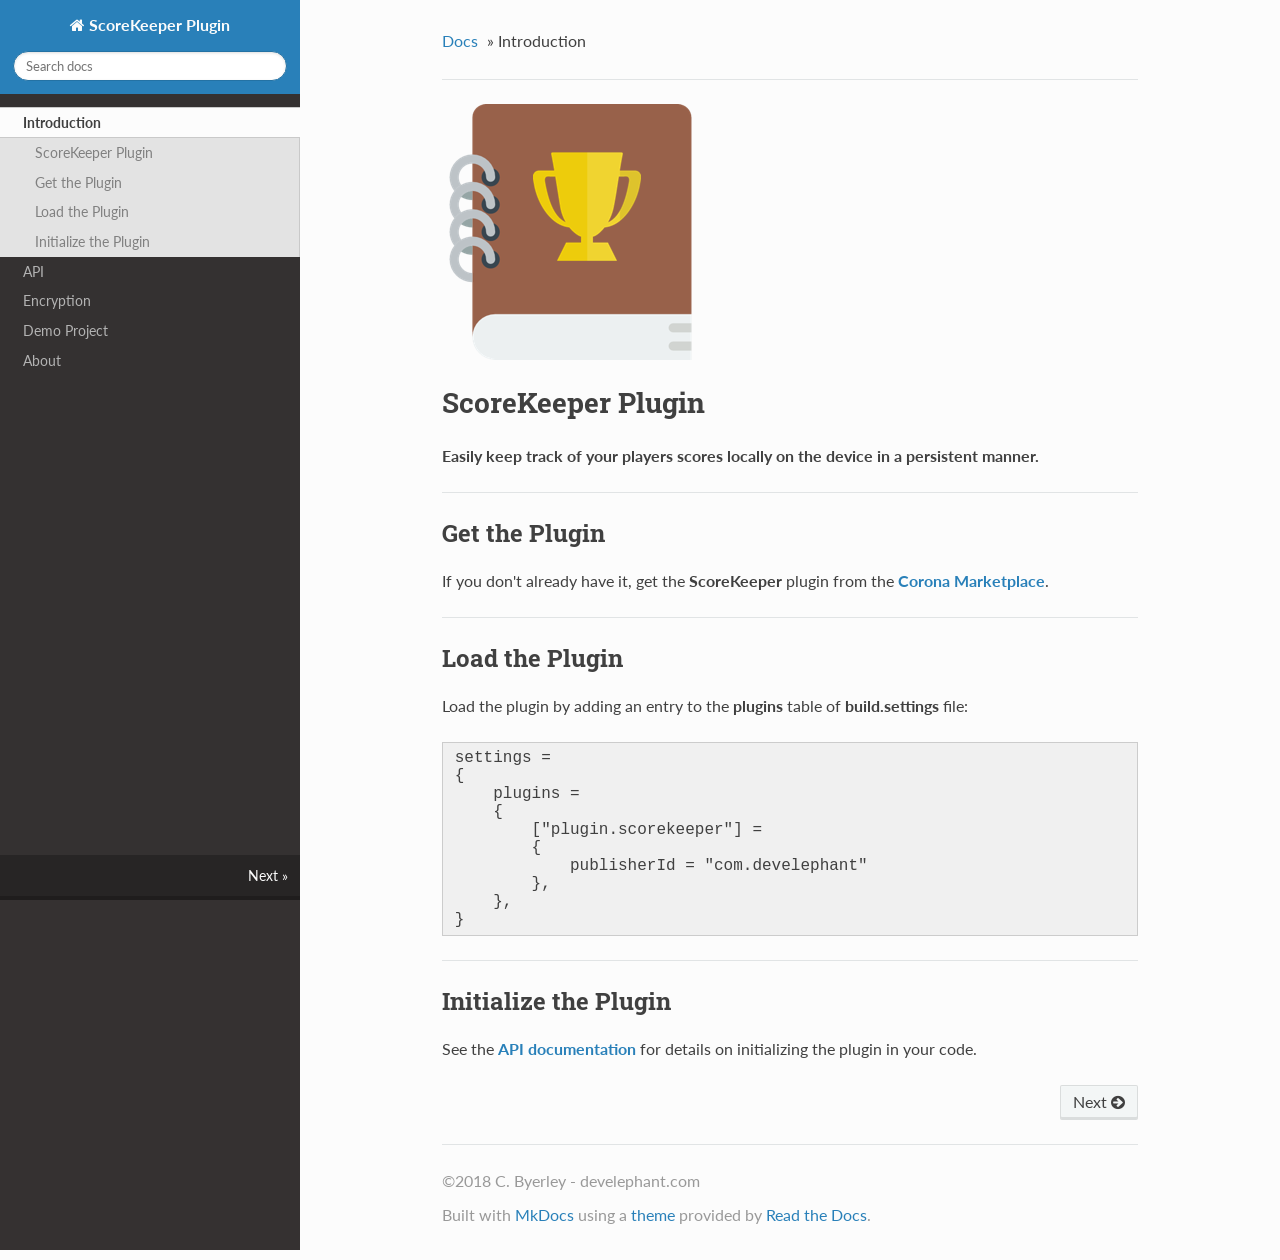
<file: docs/index.html>
<!DOCTYPE html>
<!--[if IE 8]><html class="no-js lt-ie9" lang="en" > <![endif]-->
<!--[if gt IE 8]><!--> <html class="no-js" lang="en" > <!--<![endif]-->
<head>
  <meta charset="utf-8">
  <meta http-equiv="X-UA-Compatible" content="IE=edge">
  <meta name="viewport" content="width=device-width, initial-scale=1.0">
  <meta name="description" content="None">
  
  <link rel="shortcut icon" href="./img/favicon.ico">
  <title>Introduction - ScoreKeeper Plugin</title>
  <link href='https://fonts.googleapis.com/css?family=Lato:400,700|Roboto+Slab:400,700|Inconsolata:400,700' rel='stylesheet' type='text/css'>

  <link rel="stylesheet" href="./css/theme.css" type="text/css" />
  <link rel="stylesheet" href="./css/theme_extra.css" type="text/css" />
  <link rel="stylesheet" href="./css/highlight.css">
  <link href="./css/extra.css" rel="stylesheet">
  <link href="./css/friendly.css" rel="stylesheet">
  
  <script>
    // Current page data
    var mkdocs_page_name = "Introduction";
    var mkdocs_page_input_path = "index.md";
    var mkdocs_page_url = "/";
  </script>
  
  <script src="./js/jquery-2.1.1.min.js"></script>
  <script src="./js/modernizr-2.8.3.min.js"></script>
  <script type="text/javascript" src="./js/highlight.pack.js"></script> 
  
</head>

<body class="wy-body-for-nav" role="document">

  <div class="wy-grid-for-nav">

    
    <nav data-toggle="wy-nav-shift" class="wy-nav-side stickynav">
      <div class="wy-side-nav-search">
        <a href="." class="icon icon-home"> ScoreKeeper Plugin</a>
        <div role="search">
  <form id ="rtd-search-form" class="wy-form" action="./search.html" method="get">
    <input type="text" name="q" placeholder="Search docs" />
  </form>
</div>
      </div>

      <div class="wy-menu wy-menu-vertical" data-spy="affix" role="navigation" aria-label="main navigation">
	<ul class="current">
	  
          
            <li class="toctree-l1 current">
		
    <a class="current" href=".">Introduction</a>
    <ul class="subnav">
            
    <li class="toctree-l2"><a href="#scorekeeper-plugin">ScoreKeeper Plugin</a></li>
    
        <ul>
        
            <li><a class="toctree-l3" href="#get-the-plugin">Get the Plugin</a></li>
        
            <li><a class="toctree-l3" href="#load-the-plugin">Load the Plugin</a></li>
        
            <li><a class="toctree-l3" href="#initialize-the-plugin">Initialize the Plugin</a></li>
        
        </ul>
    

    </ul>
	    </li>
          
            <li class="toctree-l1">
		
    <a class="" href="api/">API</a>
	    </li>
          
            <li class="toctree-l1">
		
    <a class="" href="encrypt/">Encryption</a>
	    </li>
          
            <li class="toctree-l1">
		
    <a class="" href="demo/">Demo Project</a>
	    </li>
          
            <li class="toctree-l1">
		
    <a class="" href="about/">About</a>
	    </li>
          
        </ul>
      </div>
      &nbsp;
    </nav>

    <section data-toggle="wy-nav-shift" class="wy-nav-content-wrap">

      
      <nav class="wy-nav-top" role="navigation" aria-label="top navigation">
        <i data-toggle="wy-nav-top" class="fa fa-bars"></i>
        <a href=".">ScoreKeeper Plugin</a>
      </nav>

      
      <div class="wy-nav-content">
        <div class="rst-content">
          <div role="navigation" aria-label="breadcrumbs navigation">
  <ul class="wy-breadcrumbs">
    <li><a href=".">Docs</a> &raquo;</li>
    
      
    
    <li>Introduction</li>
    <li class="wy-breadcrumbs-aside">
      
    </li>
  </ul>
  <hr/>
</div>
          <div role="main">
            <div class="section">
              
                <p><img alt="logo" src="./img/logo256.png" /></p>
<h1 id="scorekeeper-plugin">ScoreKeeper Plugin</h1>
<p><strong>Easily keep track of your players scores locally on the device in a persistent manner.</strong></p>
<hr />
<h2 id="get-the-plugin">Get the Plugin</h2>
<p>If you don't already have it, get the <strong>ScoreKeeper</strong> plugin from the <strong><a href="https://marketplace.coronalabs.com/plugin/score-keeper">Corona Marketplace</a></strong>.</p>
<hr />
<h2 id="load-the-plugin">Load the Plugin</h2>
<p>Load the plugin by adding an entry to the <strong>plugins</strong> table of <strong>build.settings</strong> file:</p>
<div class="codehilite"><pre><span></span>settings =
{
    plugins =
    {
        [&quot;plugin.scorekeeper&quot;] =
        {
            publisherId = &quot;com.develephant&quot;
        },
    },
}
</pre></div>


<hr />
<h2 id="initialize-the-plugin">Initialize the Plugin</h2>
<p>See the <strong><a href="./api/">API documentation</a></strong> for details on initializing the plugin in your code.</p>
              
            </div>
          </div>
          <footer>
  
    <div class="rst-footer-buttons" role="navigation" aria-label="footer navigation">
      
        <a href="api/" class="btn btn-neutral float-right" title="API">Next <span class="icon icon-circle-arrow-right"></span></a>
      
      
    </div>
  

  <hr/>

  <div role="contentinfo">
    <!-- Copyright etc -->
    
      <p>&copy;2018 C. Byerley - develephant.com</p>
    
  </div>

  Built with <a href="http://www.mkdocs.org">MkDocs</a> using a <a href="https://github.com/snide/sphinx_rtd_theme">theme</a> provided by <a href="https://readthedocs.org">Read the Docs</a>.
</footer>
      
        </div>
      </div>

    </section>

  </div>

  <div class="rst-versions" role="note" style="cursor: pointer">
    <span class="rst-current-version" data-toggle="rst-current-version">
      
      
      
        <span style="margin-left: 15px"><a href="api/" style="color: #fcfcfc">Next &raquo;</a></span>
      
    </span>
</div>
    <script>var base_url = '.';</script>
    <script src="./js/theme.js"></script>
      <script src="./search/require.js"></script>
      <script src="./search/search.js"></script>

</body>
</html>

<!--
MkDocs version : 0.17.2
Build Date UTC : 2018-03-15 15:07:02
-->
</file>
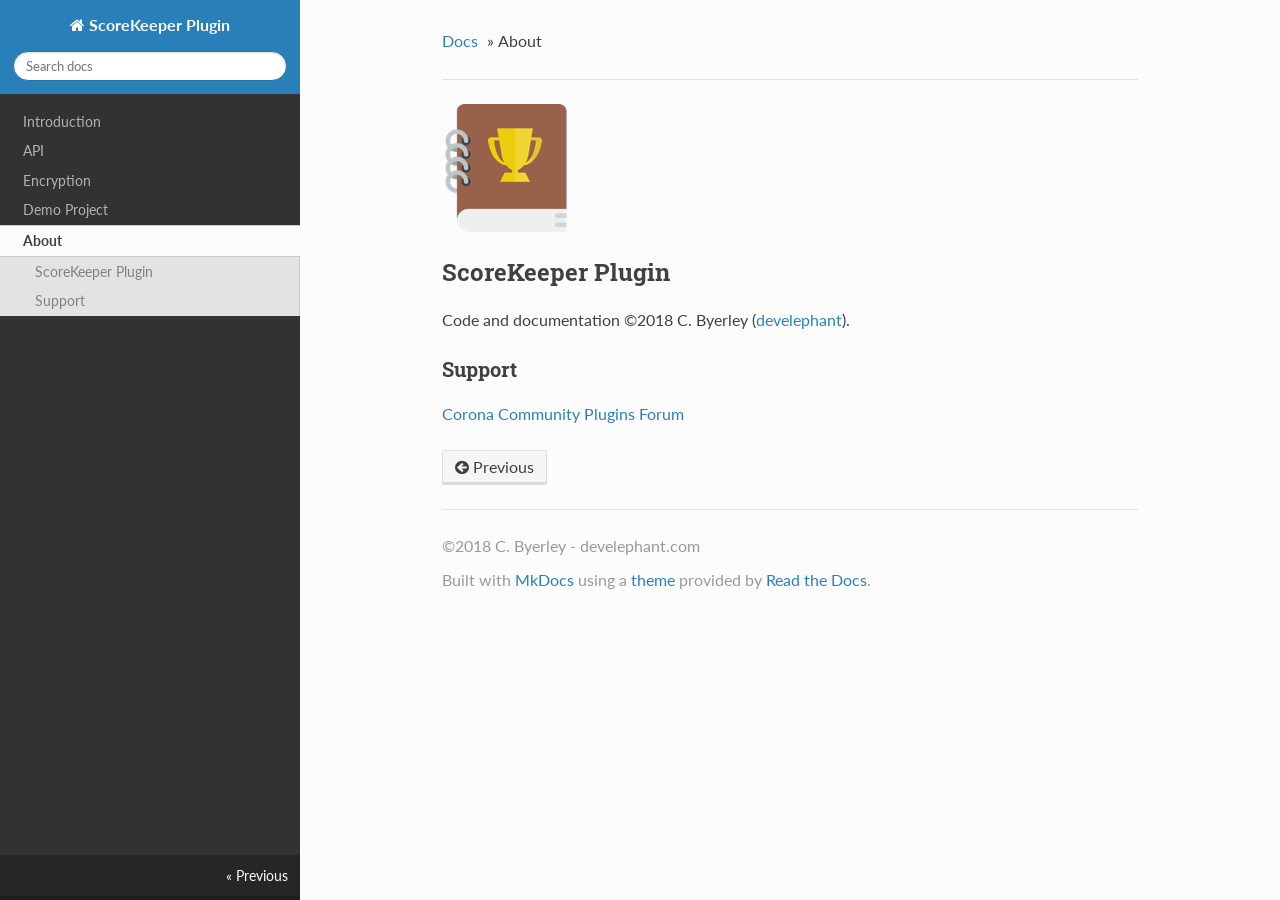
<file: docs/about/index.html>
<!DOCTYPE html>
<!--[if IE 8]><html class="no-js lt-ie9" lang="en" > <![endif]-->
<!--[if gt IE 8]><!--> <html class="no-js" lang="en" > <!--<![endif]-->
<head>
  <meta charset="utf-8">
  <meta http-equiv="X-UA-Compatible" content="IE=edge">
  <meta name="viewport" content="width=device-width, initial-scale=1.0">
  
  
  <link rel="shortcut icon" href="../img/favicon.ico">
  <title>About - ScoreKeeper Plugin</title>
  <link href='https://fonts.googleapis.com/css?family=Lato:400,700|Roboto+Slab:400,700|Inconsolata:400,700' rel='stylesheet' type='text/css'>

  <link rel="stylesheet" href="../css/theme.css" type="text/css" />
  <link rel="stylesheet" href="../css/theme_extra.css" type="text/css" />
  <link rel="stylesheet" href="../css/highlight.css">
  <link href="../css/extra.css" rel="stylesheet">
  <link href="../css/friendly.css" rel="stylesheet">
  
  <script>
    // Current page data
    var mkdocs_page_name = "About";
    var mkdocs_page_input_path = "about.md";
    var mkdocs_page_url = "/about/";
  </script>
  
  <script src="../js/jquery-2.1.1.min.js"></script>
  <script src="../js/modernizr-2.8.3.min.js"></script>
  <script type="text/javascript" src="../js/highlight.pack.js"></script> 
  
</head>

<body class="wy-body-for-nav" role="document">

  <div class="wy-grid-for-nav">

    
    <nav data-toggle="wy-nav-shift" class="wy-nav-side stickynav">
      <div class="wy-side-nav-search">
        <a href=".." class="icon icon-home"> ScoreKeeper Plugin</a>
        <div role="search">
  <form id ="rtd-search-form" class="wy-form" action="../search.html" method="get">
    <input type="text" name="q" placeholder="Search docs" />
  </form>
</div>
      </div>

      <div class="wy-menu wy-menu-vertical" data-spy="affix" role="navigation" aria-label="main navigation">
	<ul class="current">
	  
          
            <li class="toctree-l1">
		
    <a class="" href="..">Introduction</a>
	    </li>
          
            <li class="toctree-l1">
		
    <a class="" href="../api/">API</a>
	    </li>
          
            <li class="toctree-l1">
		
    <a class="" href="../encrypt/">Encryption</a>
	    </li>
          
            <li class="toctree-l1">
		
    <a class="" href="../demo/">Demo Project</a>
	    </li>
          
            <li class="toctree-l1 current">
		
    <a class="current" href="./">About</a>
    <ul class="subnav">
            
    <li class="toctree-l2"><a href="#scorekeeper-plugin">ScoreKeeper Plugin</a></li>
    
        <ul>
        
            <li><a class="toctree-l3" href="#support">Support</a></li>
        
        </ul>
    

    </ul>
	    </li>
          
        </ul>
      </div>
      &nbsp;
    </nav>

    <section data-toggle="wy-nav-shift" class="wy-nav-content-wrap">

      
      <nav class="wy-nav-top" role="navigation" aria-label="top navigation">
        <i data-toggle="wy-nav-top" class="fa fa-bars"></i>
        <a href="..">ScoreKeeper Plugin</a>
      </nav>

      
      <div class="wy-nav-content">
        <div class="rst-content">
          <div role="navigation" aria-label="breadcrumbs navigation">
  <ul class="wy-breadcrumbs">
    <li><a href="..">Docs</a> &raquo;</li>
    
      
    
    <li>About</li>
    <li class="wy-breadcrumbs-aside">
      
    </li>
  </ul>
  <hr/>
</div>
          <div role="main">
            <div class="section">
              
                <p><img alt="logo" src="../img/logo128.png" /></p>
<h2 id="scorekeeper-plugin">ScoreKeeper Plugin</h2>
<p>Code and documentation ©2018 C. Byerley (<a href="../develephant.com">develephant</a>).</p>
<h3 id="support">Support</h3>
<p><a href="https://forums.coronalabs.com/forum/654-corona-community-plugins/">Corona Community Plugins Forum</a></p>
              
            </div>
          </div>
          <footer>
  
    <div class="rst-footer-buttons" role="navigation" aria-label="footer navigation">
      
      
        <a href="../demo/" class="btn btn-neutral" title="Demo Project"><span class="icon icon-circle-arrow-left"></span> Previous</a>
      
    </div>
  

  <hr/>

  <div role="contentinfo">
    <!-- Copyright etc -->
    
      <p>&copy;2018 C. Byerley - develephant.com</p>
    
  </div>

  Built with <a href="http://www.mkdocs.org">MkDocs</a> using a <a href="https://github.com/snide/sphinx_rtd_theme">theme</a> provided by <a href="https://readthedocs.org">Read the Docs</a>.
</footer>
      
        </div>
      </div>

    </section>

  </div>

  <div class="rst-versions" role="note" style="cursor: pointer">
    <span class="rst-current-version" data-toggle="rst-current-version">
      
      
        <span><a href="../demo/" style="color: #fcfcfc;">&laquo; Previous</a></span>
      
      
    </span>
</div>
    <script>var base_url = '..';</script>
    <script src="../js/theme.js"></script>
      <script src="../search/require.js"></script>
      <script src="../search/search.js"></script>

</body>
</html>
</file>
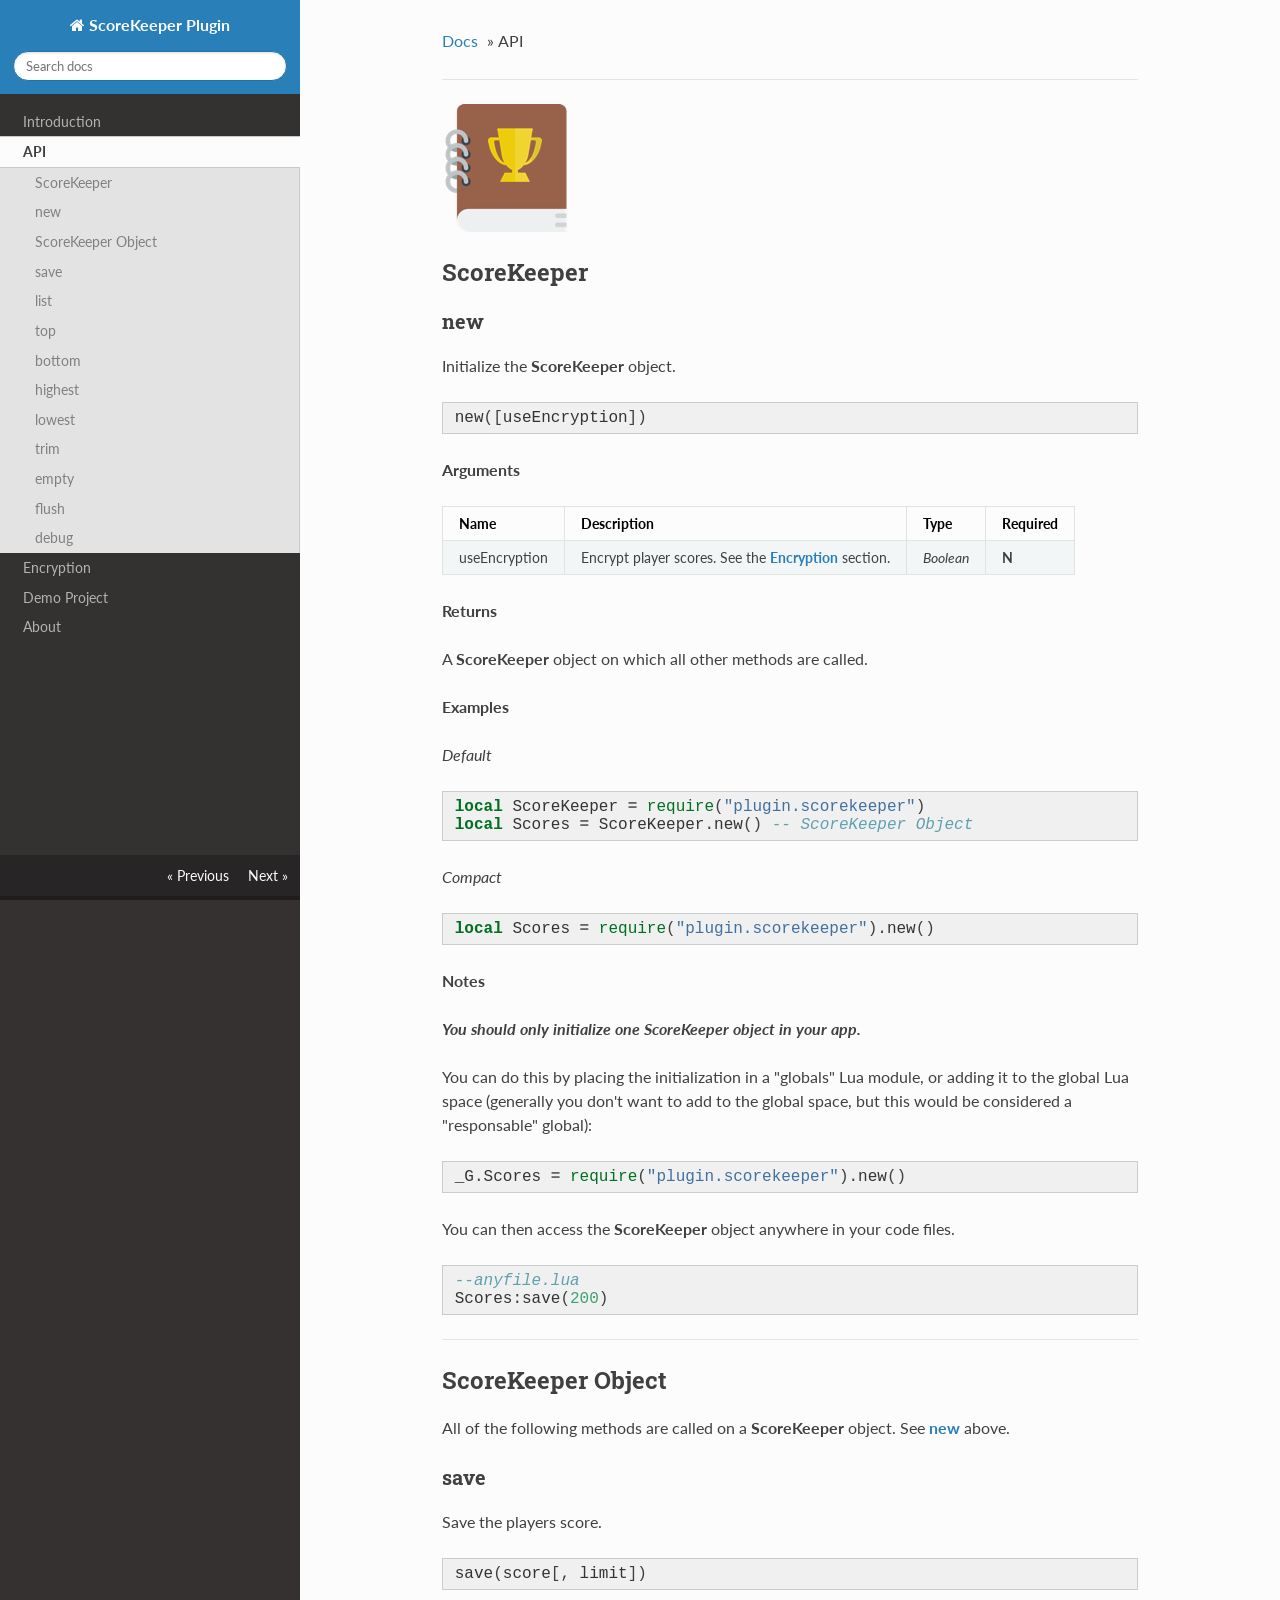
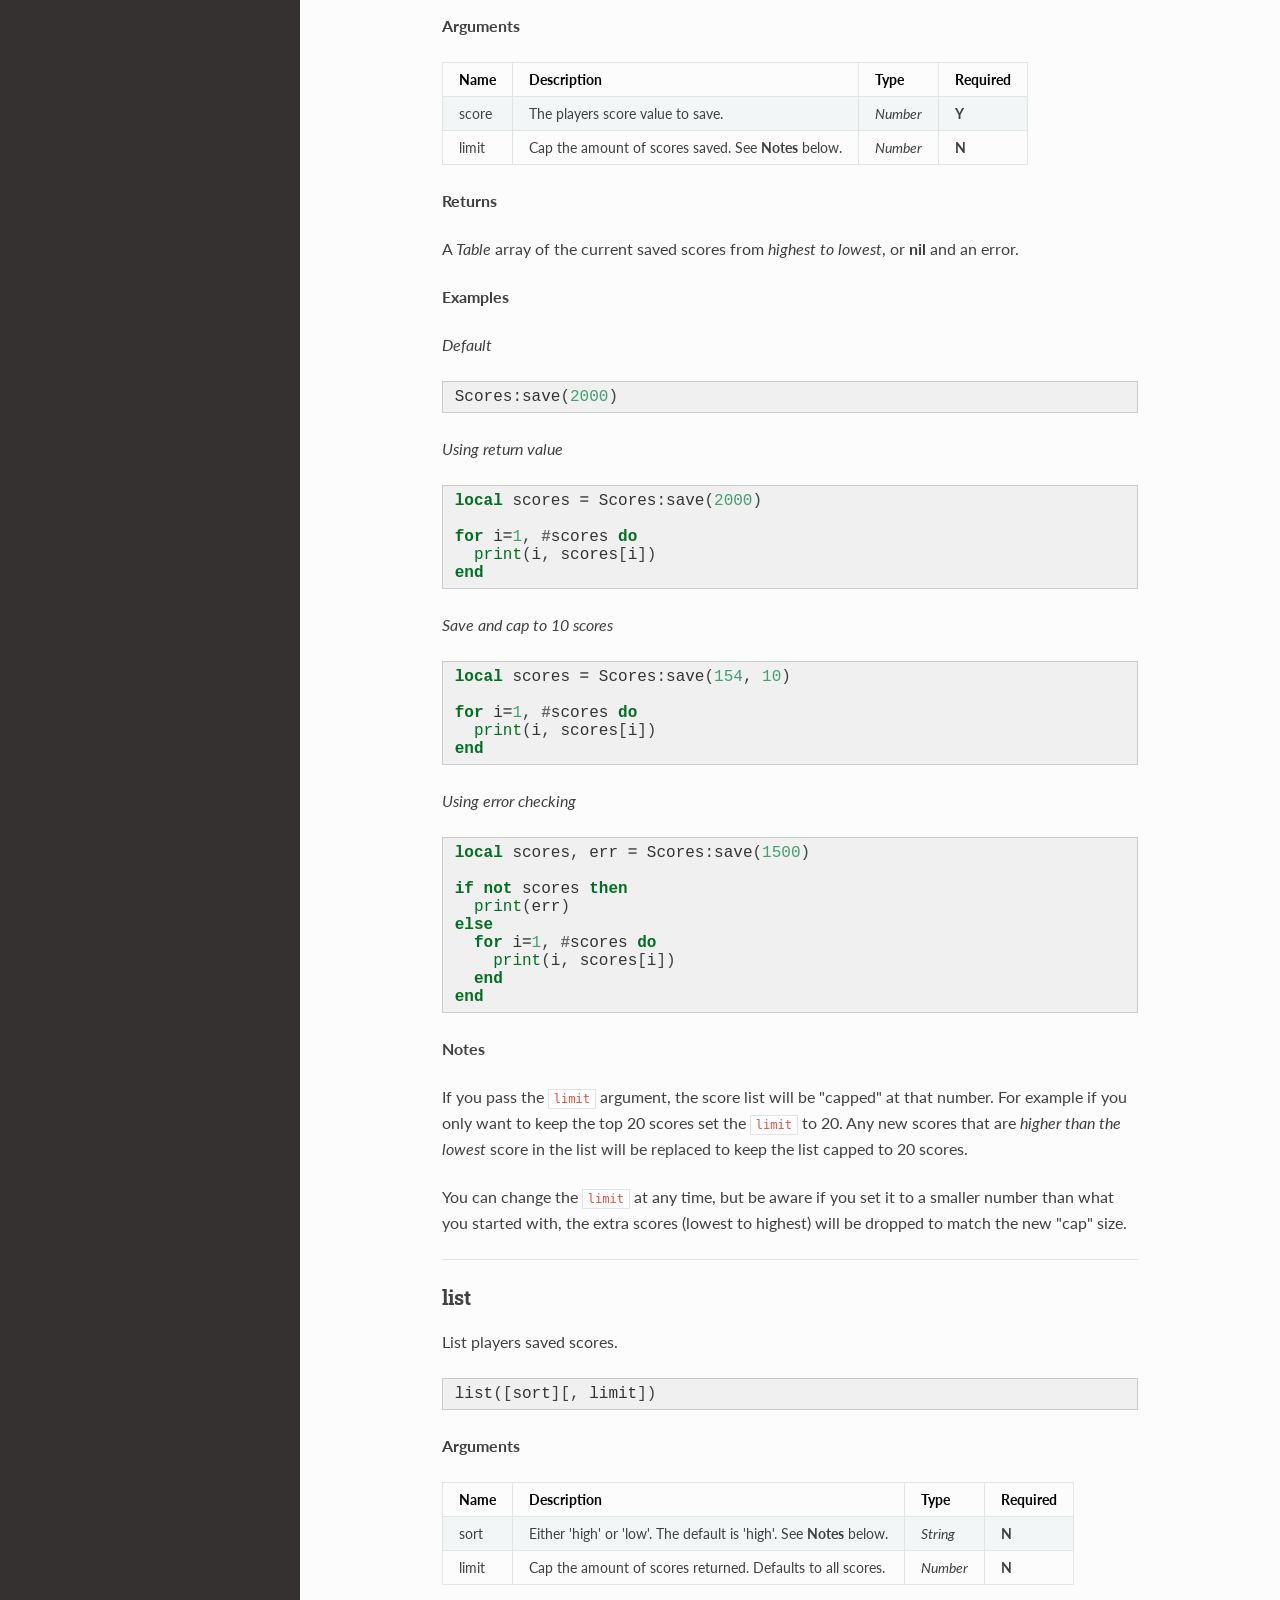
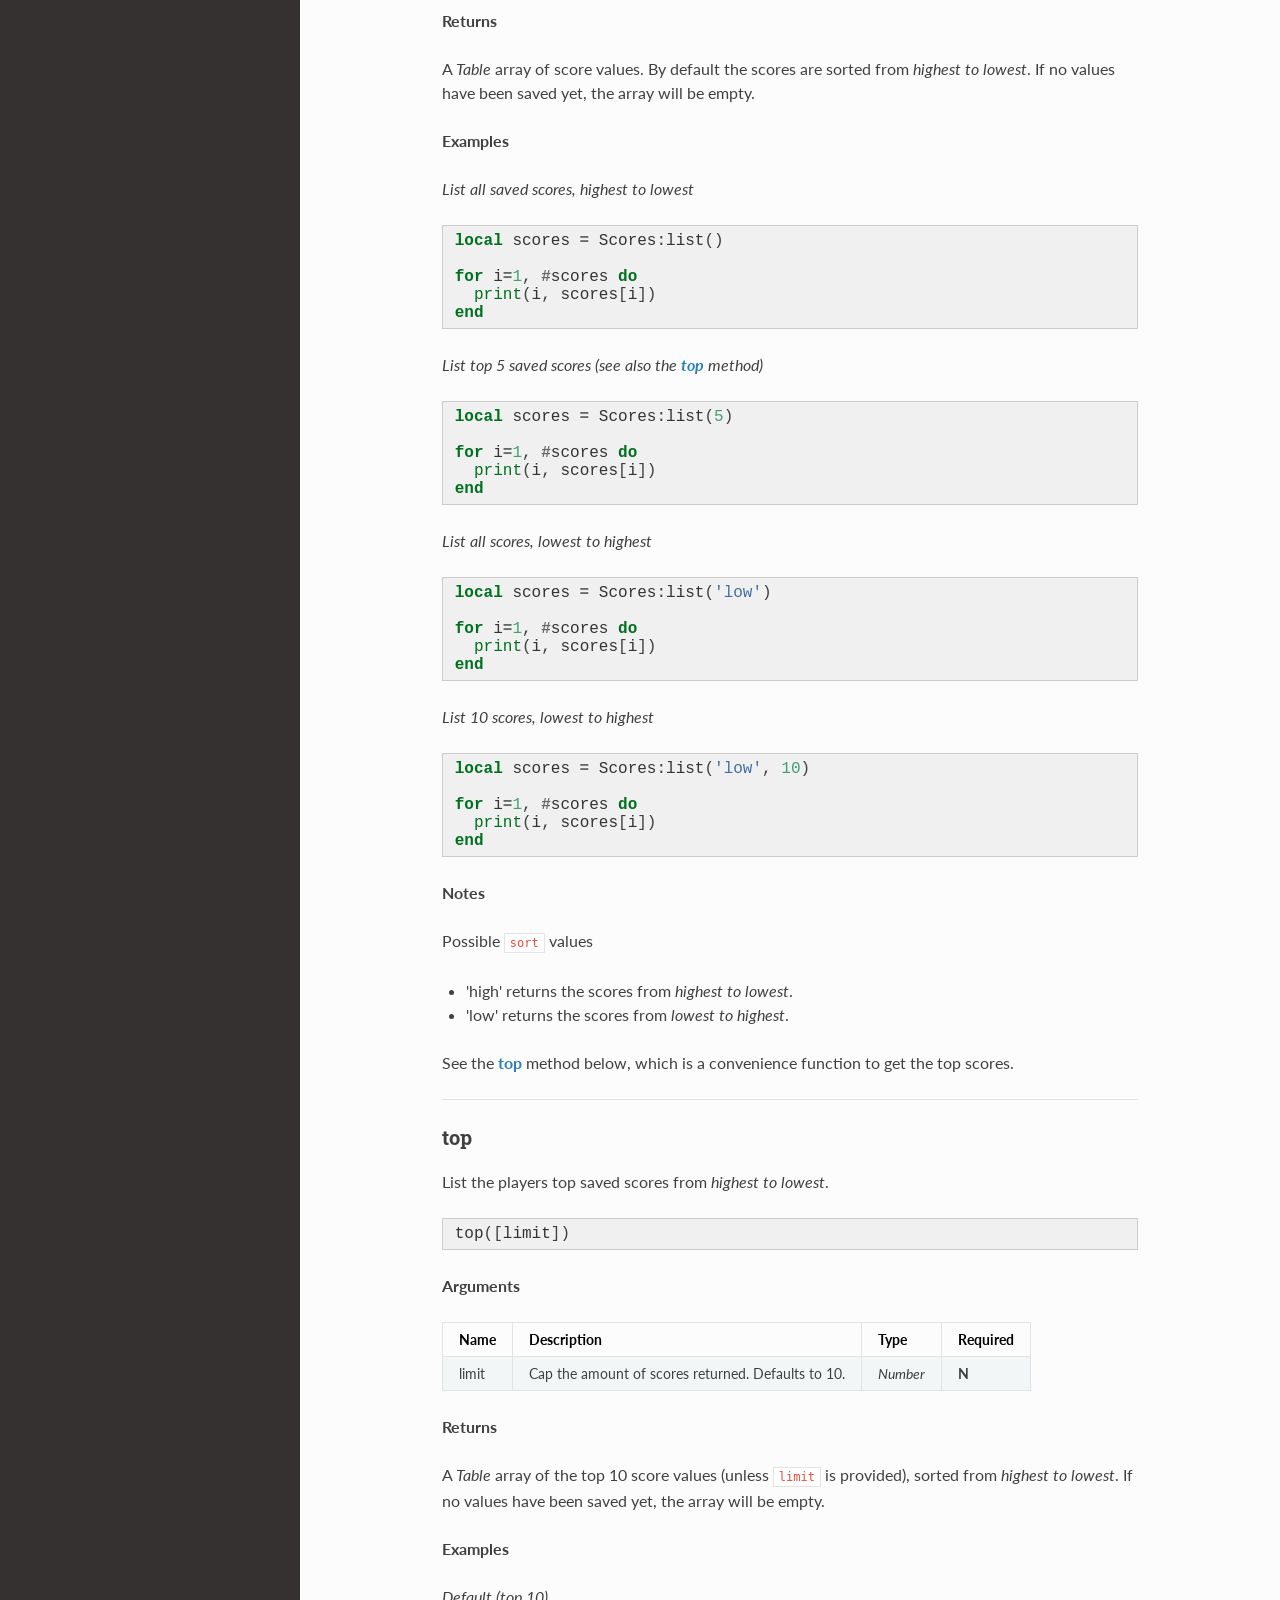
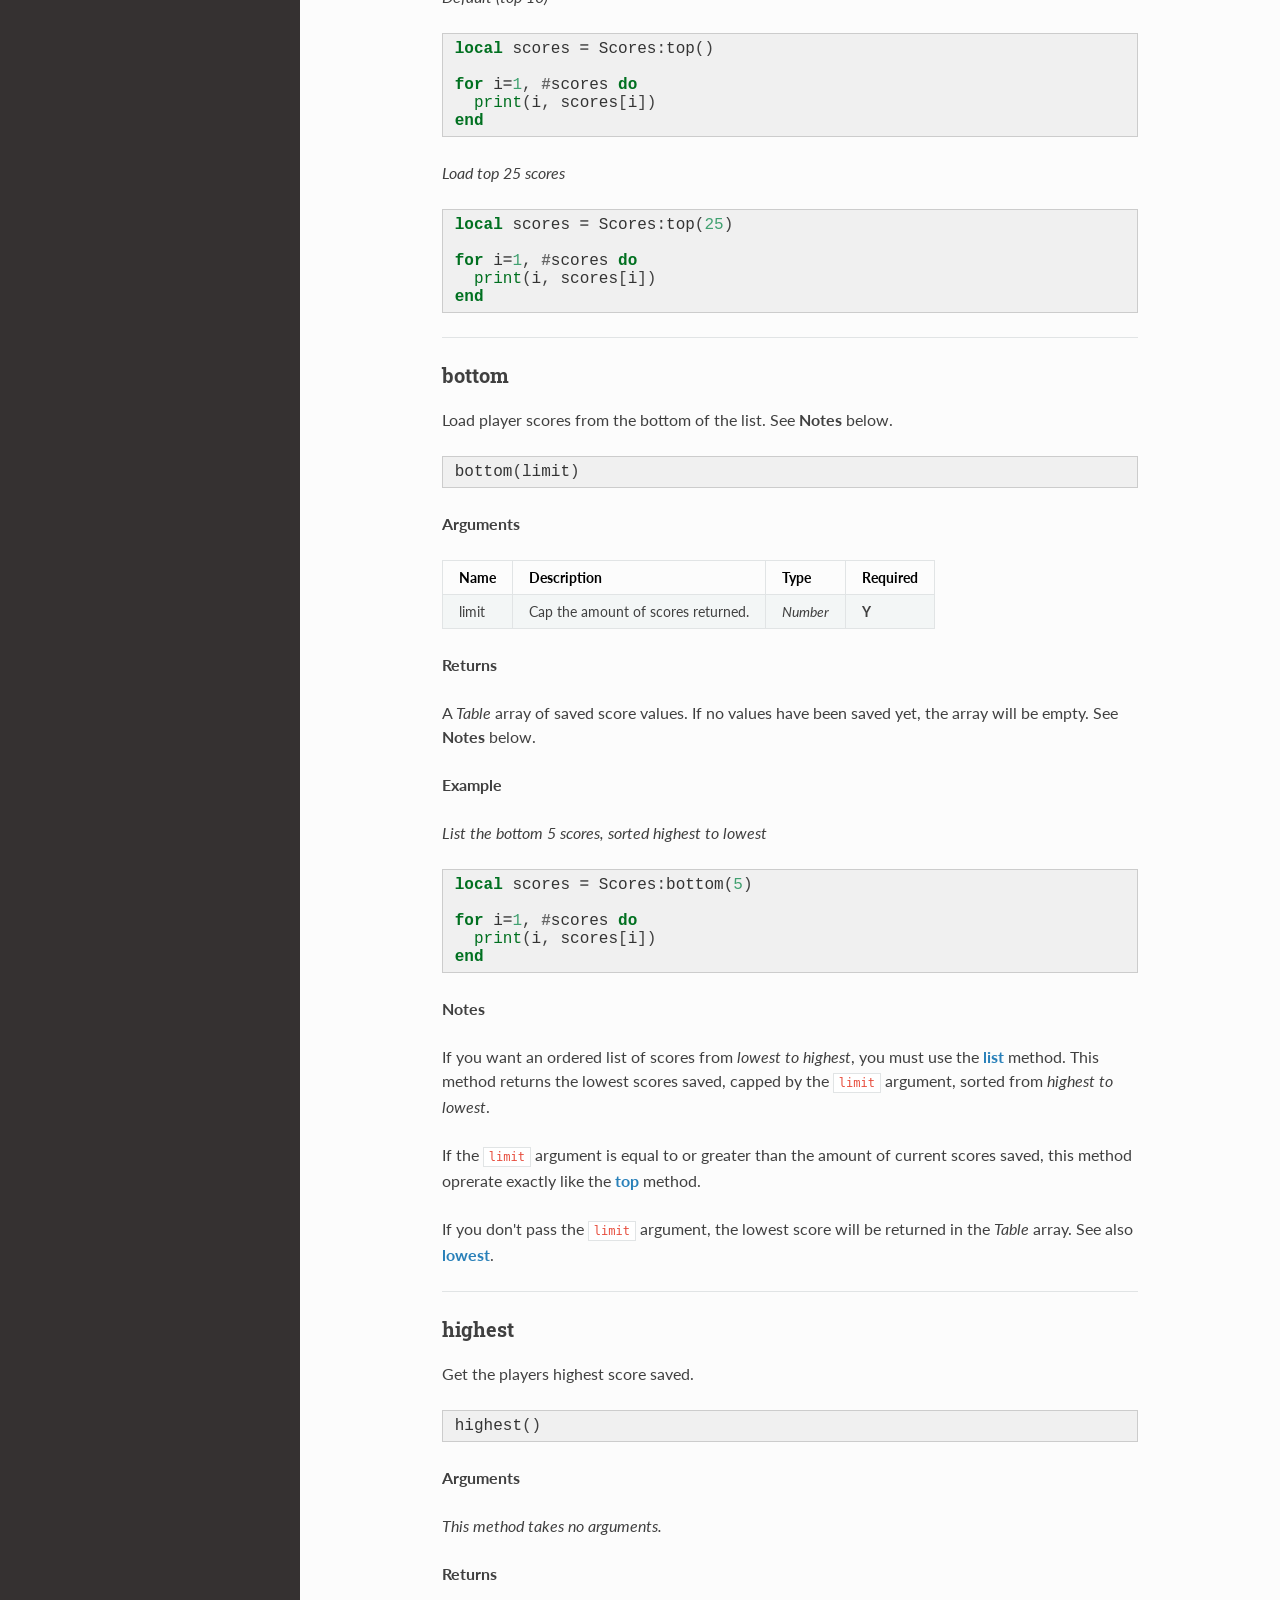
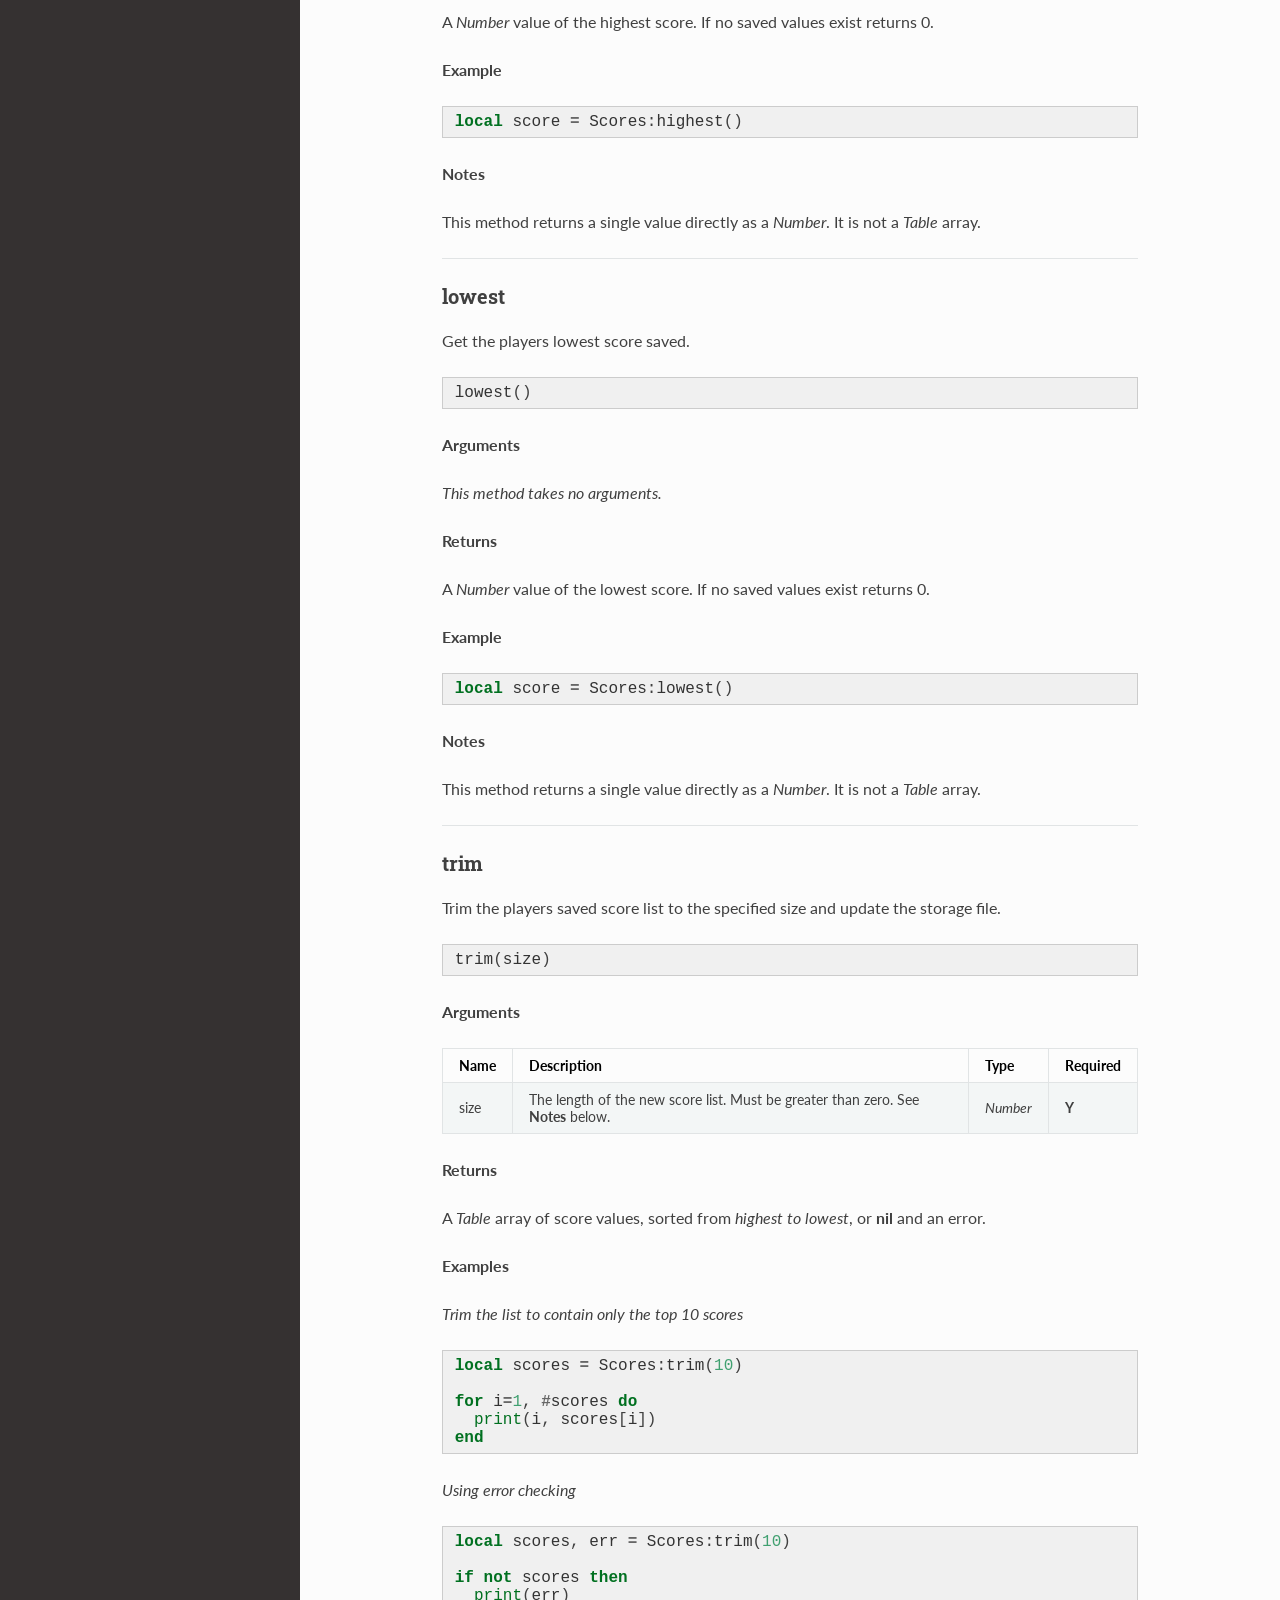
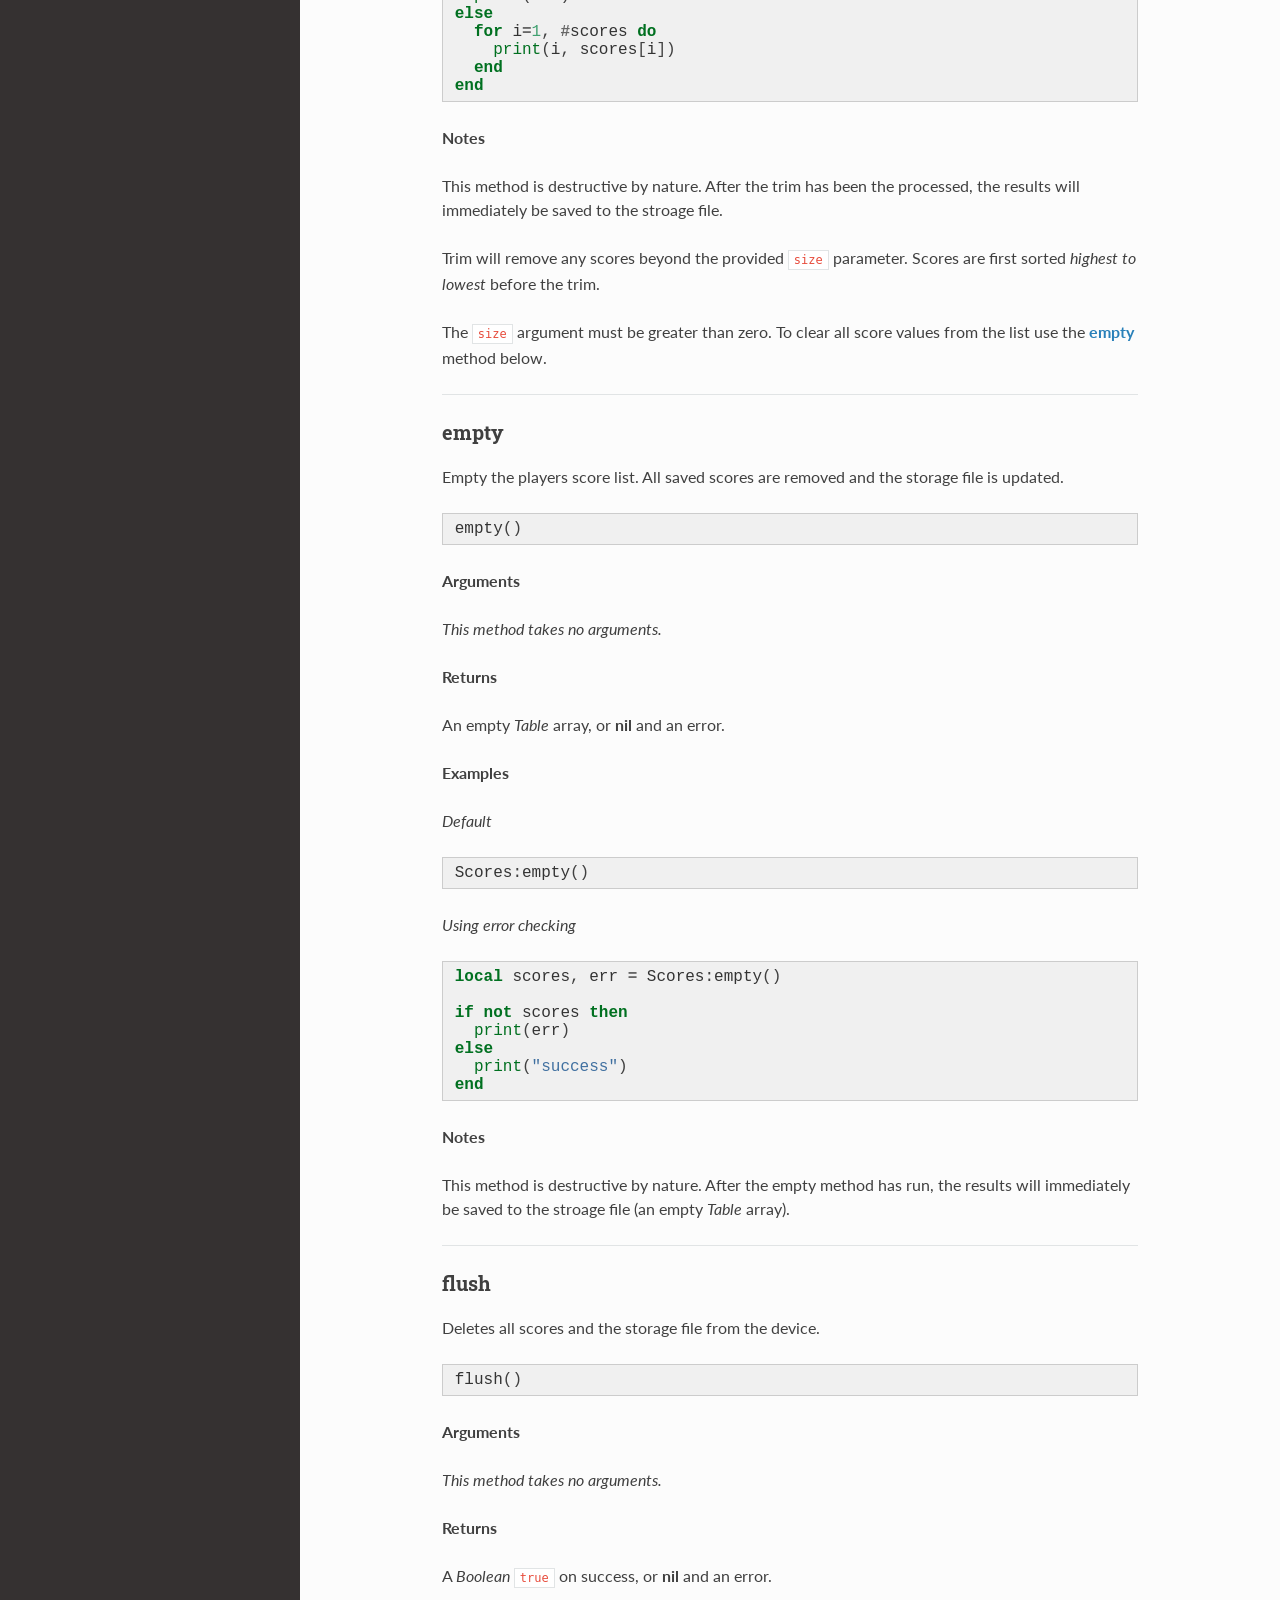
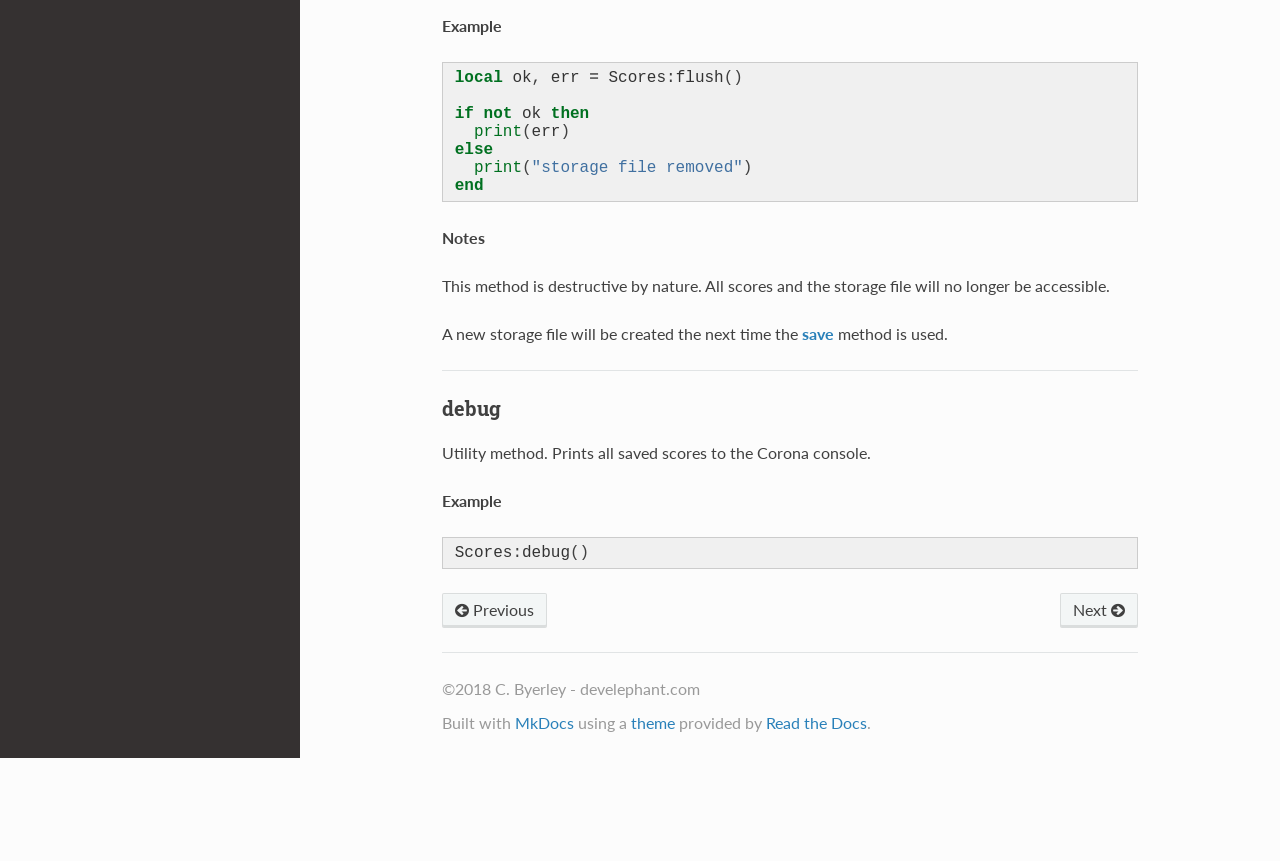
<file: docs/api/index.html>
<!DOCTYPE html>
<!--[if IE 8]><html class="no-js lt-ie9" lang="en" > <![endif]-->
<!--[if gt IE 8]><!--> <html class="no-js" lang="en" > <!--<![endif]-->
<head>
  <meta charset="utf-8">
  <meta http-equiv="X-UA-Compatible" content="IE=edge">
  <meta name="viewport" content="width=device-width, initial-scale=1.0">
  
  
  <link rel="shortcut icon" href="../img/favicon.ico">
  <title>API - ScoreKeeper Plugin</title>
  <link href='https://fonts.googleapis.com/css?family=Lato:400,700|Roboto+Slab:400,700|Inconsolata:400,700' rel='stylesheet' type='text/css'>

  <link rel="stylesheet" href="../css/theme.css" type="text/css" />
  <link rel="stylesheet" href="../css/theme_extra.css" type="text/css" />
  <link rel="stylesheet" href="../css/highlight.css">
  <link href="../css/extra.css" rel="stylesheet">
  <link href="../css/friendly.css" rel="stylesheet">
  
  <script>
    // Current page data
    var mkdocs_page_name = "API";
    var mkdocs_page_input_path = "api.md";
    var mkdocs_page_url = "/api/";
  </script>
  
  <script src="../js/jquery-2.1.1.min.js"></script>
  <script src="../js/modernizr-2.8.3.min.js"></script>
  <script type="text/javascript" src="../js/highlight.pack.js"></script> 
  
</head>

<body class="wy-body-for-nav" role="document">

  <div class="wy-grid-for-nav">

    
    <nav data-toggle="wy-nav-shift" class="wy-nav-side stickynav">
      <div class="wy-side-nav-search">
        <a href=".." class="icon icon-home"> ScoreKeeper Plugin</a>
        <div role="search">
  <form id ="rtd-search-form" class="wy-form" action="../search.html" method="get">
    <input type="text" name="q" placeholder="Search docs" />
  </form>
</div>
      </div>

      <div class="wy-menu wy-menu-vertical" data-spy="affix" role="navigation" aria-label="main navigation">
	<ul class="current">
	  
          
            <li class="toctree-l1">
		
    <a class="" href="..">Introduction</a>
	    </li>
          
            <li class="toctree-l1 current">
		
    <a class="current" href="./">API</a>
    <ul class="subnav">
            
    <li class="toctree-l2"><a href="#scorekeeper">ScoreKeeper</a></li>
    
        <ul>
        
            <li><a class="toctree-l3" href="#new">new</a></li>
        
        </ul>
    

    <li class="toctree-l2"><a href="#scorekeeper-object">ScoreKeeper Object</a></li>
    
        <ul>
        
            <li><a class="toctree-l3" href="#save">save</a></li>
        
            <li><a class="toctree-l3" href="#list">list</a></li>
        
            <li><a class="toctree-l3" href="#top">top</a></li>
        
            <li><a class="toctree-l3" href="#bottom">bottom</a></li>
        
            <li><a class="toctree-l3" href="#highest">highest</a></li>
        
            <li><a class="toctree-l3" href="#lowest">lowest</a></li>
        
            <li><a class="toctree-l3" href="#trim">trim</a></li>
        
            <li><a class="toctree-l3" href="#empty">empty</a></li>
        
            <li><a class="toctree-l3" href="#flush">flush</a></li>
        
            <li><a class="toctree-l3" href="#debug">debug</a></li>
        
        </ul>
    

    </ul>
	    </li>
          
            <li class="toctree-l1">
		
    <a class="" href="../encrypt/">Encryption</a>
	    </li>
          
            <li class="toctree-l1">
		
    <a class="" href="../demo/">Demo Project</a>
	    </li>
          
            <li class="toctree-l1">
		
    <a class="" href="../about/">About</a>
	    </li>
          
        </ul>
      </div>
      &nbsp;
    </nav>

    <section data-toggle="wy-nav-shift" class="wy-nav-content-wrap">

      
      <nav class="wy-nav-top" role="navigation" aria-label="top navigation">
        <i data-toggle="wy-nav-top" class="fa fa-bars"></i>
        <a href="..">ScoreKeeper Plugin</a>
      </nav>

      
      <div class="wy-nav-content">
        <div class="rst-content">
          <div role="navigation" aria-label="breadcrumbs navigation">
  <ul class="wy-breadcrumbs">
    <li><a href="..">Docs</a> &raquo;</li>
    
      
    
    <li>API</li>
    <li class="wy-breadcrumbs-aside">
      
    </li>
  </ul>
  <hr/>
</div>
          <div role="main">
            <div class="section">
              
                <p><img alt="logo" src="../img/logo128.png" /></p>
<h2 id="scorekeeper">ScoreKeeper</h2>
<h3 id="new">new</h3>
<p>Initialize the <strong>ScoreKeeper</strong> object.</p>
<div class="codehilite"><pre><span></span><span class="n">new</span><span class="p">([</span><span class="n">useEncryption</span><span class="p">])</span>
</pre></div>


<p><strong>Arguments</strong></p>
<table>
<thead>
<tr>
<th>Name</th>
<th>Description</th>
<th>Type</th>
<th>Required</th>
</tr>
</thead>
<tbody>
<tr>
<td>useEncryption</td>
<td>Encrypt player scores. See the <strong><a href="../encrypt/">Encryption</a></strong> section.</td>
<td><em>Boolean</em></td>
<td><strong>N</strong></td>
</tr>
</tbody>
</table>
<p><strong>Returns</strong></p>
<p>A <strong>ScoreKeeper</strong> object on which all other methods are called.</p>
<p><strong>Examples</strong></p>
<p><em>Default</em></p>
<div class="codehilite"><pre><span></span><span class="kd">local</span> <span class="n">ScoreKeeper</span> <span class="o">=</span> <span class="nb">require</span><span class="p">(</span><span class="s2">&quot;plugin.scorekeeper&quot;</span><span class="p">)</span>
<span class="kd">local</span> <span class="n">Scores</span> <span class="o">=</span> <span class="n">ScoreKeeper</span><span class="p">.</span><span class="n">new</span><span class="p">()</span> <span class="c1">-- ScoreKeeper Object</span>
</pre></div>


<p><em>Compact</em></p>
<div class="codehilite"><pre><span></span><span class="kd">local</span> <span class="n">Scores</span> <span class="o">=</span> <span class="nb">require</span><span class="p">(</span><span class="s2">&quot;plugin.scorekeeper&quot;</span><span class="p">).</span><span class="n">new</span><span class="p">()</span>
</pre></div>


<p><strong>Notes</strong></p>
<p><strong><em>You should only initialize one ScoreKeeper object in your app.</em></strong> </p>
<p>You can do this by placing the initialization in a "globals" Lua module, or adding it to the global Lua space (generally you don't want to add to the global space, but this would be considered a "responsable" global):</p>
<div class="codehilite"><pre><span></span><span class="n">_G</span><span class="p">.</span><span class="n">Scores</span> <span class="o">=</span> <span class="nb">require</span><span class="p">(</span><span class="s2">&quot;plugin.scorekeeper&quot;</span><span class="p">).</span><span class="n">new</span><span class="p">()</span>
</pre></div>


<p>You can then access the <strong>ScoreKeeper</strong> object anywhere in your code files.</p>
<div class="codehilite"><pre><span></span><span class="c1">--anyfile.lua</span>
<span class="n">Scores</span><span class="p">:</span><span class="n">save</span><span class="p">(</span><span class="mi">200</span><span class="p">)</span>
</pre></div>


<hr />
<h2 id="scorekeeper-object">ScoreKeeper Object</h2>
<p>All of the following methods are called on a <strong>ScoreKeeper</strong> object. See <strong><a href="../api/#scorekeeper">new</a></strong> above.</p>
<h3 id="save">save</h3>
<p>Save the players score.</p>
<div class="codehilite"><pre><span></span><span class="n">save</span><span class="p">(</span><span class="n">score</span><span class="p">[,</span> <span class="n">limit</span><span class="p">])</span>
</pre></div>


<p><strong>Arguments</strong></p>
<table>
<thead>
<tr>
<th>Name</th>
<th>Description</th>
<th>Type</th>
<th>Required</th>
</tr>
</thead>
<tbody>
<tr>
<td>score</td>
<td>The players score value to save.</td>
<td><em>Number</em></td>
<td><strong>Y</strong></td>
</tr>
<tr>
<td>limit</td>
<td>Cap the amount of scores saved. See <strong>Notes</strong> below.</td>
<td><em>Number</em></td>
<td><strong>N</strong></td>
</tr>
</tbody>
</table>
<p><strong>Returns</strong></p>
<p>A <em>Table</em> array of the current saved scores from <em>highest to lowest</em>, or <strong>nil</strong> and an error.</p>
<p><strong>Examples</strong></p>
<p><em>Default</em></p>
<div class="codehilite"><pre><span></span><span class="n">Scores</span><span class="p">:</span><span class="n">save</span><span class="p">(</span><span class="mi">2000</span><span class="p">)</span>
</pre></div>


<p><em>Using return value</em></p>
<div class="codehilite"><pre><span></span><span class="kd">local</span> <span class="n">scores</span> <span class="o">=</span> <span class="n">Scores</span><span class="p">:</span><span class="n">save</span><span class="p">(</span><span class="mi">2000</span><span class="p">)</span>

<span class="kr">for</span> <span class="n">i</span><span class="o">=</span><span class="mi">1</span><span class="p">,</span> <span class="o">#</span><span class="n">scores</span> <span class="kr">do</span>
  <span class="nb">print</span><span class="p">(</span><span class="n">i</span><span class="p">,</span> <span class="n">scores</span><span class="p">[</span><span class="n">i</span><span class="p">])</span>
<span class="kr">end</span>
</pre></div>


<p><em>Save and cap to 10 scores</em></p>
<div class="codehilite"><pre><span></span><span class="kd">local</span> <span class="n">scores</span> <span class="o">=</span> <span class="n">Scores</span><span class="p">:</span><span class="n">save</span><span class="p">(</span><span class="mi">154</span><span class="p">,</span> <span class="mi">10</span><span class="p">)</span>

<span class="kr">for</span> <span class="n">i</span><span class="o">=</span><span class="mi">1</span><span class="p">,</span> <span class="o">#</span><span class="n">scores</span> <span class="kr">do</span>
  <span class="nb">print</span><span class="p">(</span><span class="n">i</span><span class="p">,</span> <span class="n">scores</span><span class="p">[</span><span class="n">i</span><span class="p">])</span>
<span class="kr">end</span>
</pre></div>


<p><em>Using error checking</em></p>
<div class="codehilite"><pre><span></span><span class="kd">local</span> <span class="n">scores</span><span class="p">,</span> <span class="n">err</span> <span class="o">=</span> <span class="n">Scores</span><span class="p">:</span><span class="n">save</span><span class="p">(</span><span class="mi">1500</span><span class="p">)</span>

<span class="kr">if</span> <span class="ow">not</span> <span class="n">scores</span> <span class="kr">then</span>
  <span class="nb">print</span><span class="p">(</span><span class="n">err</span><span class="p">)</span>
<span class="kr">else</span>
  <span class="kr">for</span> <span class="n">i</span><span class="o">=</span><span class="mi">1</span><span class="p">,</span> <span class="o">#</span><span class="n">scores</span> <span class="kr">do</span>
    <span class="nb">print</span><span class="p">(</span><span class="n">i</span><span class="p">,</span> <span class="n">scores</span><span class="p">[</span><span class="n">i</span><span class="p">])</span>
  <span class="kr">end</span>
<span class="kr">end</span>
</pre></div>


<p><strong>Notes</strong></p>
<p>If you pass the <code>limit</code> argument, the score list will be "capped" at that number. For example if you only want to keep the top 20 scores set the <code>limit</code> to 20. Any new scores that are <em>higher than the lowest</em> score in the list will be replaced to keep the list capped to 20 scores.</p>
<p>You can change the <code>limit</code> at any time, but be aware if you set it to a smaller number than what you started with, the extra scores (lowest to highest) will be dropped to match the new "cap" size.</p>
<hr />
<h3 id="list">list</h3>
<p>List players saved scores.</p>
<div class="codehilite"><pre><span></span><span class="n">list</span><span class="p">([</span><span class="n">sort</span><span class="p">][,</span> <span class="n">limit</span><span class="p">])</span>
</pre></div>


<p><strong>Arguments</strong></p>
<table>
<thead>
<tr>
<th>Name</th>
<th>Description</th>
<th>Type</th>
<th>Required</th>
</tr>
</thead>
<tbody>
<tr>
<td>sort</td>
<td>Either 'high' or 'low'. The default is 'high'. See <strong>Notes</strong> below.</td>
<td><em>String</em></td>
<td><strong>N</strong></td>
</tr>
<tr>
<td>limit</td>
<td>Cap the amount of scores returned. Defaults to all scores.</td>
<td><em>Number</em></td>
<td><strong>N</strong></td>
</tr>
</tbody>
</table>
<p><strong>Returns</strong></p>
<p>A <em>Table</em> array of score values. By default the scores are sorted from <em>highest to lowest</em>. If no values have been saved yet, the array will be empty.</p>
<p><strong>Examples</strong></p>
<p><em>List all saved scores, highest to lowest</em></p>
<div class="codehilite"><pre><span></span><span class="kd">local</span> <span class="n">scores</span> <span class="o">=</span> <span class="n">Scores</span><span class="p">:</span><span class="n">list</span><span class="p">()</span>

<span class="kr">for</span> <span class="n">i</span><span class="o">=</span><span class="mi">1</span><span class="p">,</span> <span class="o">#</span><span class="n">scores</span> <span class="kr">do</span>
  <span class="nb">print</span><span class="p">(</span><span class="n">i</span><span class="p">,</span> <span class="n">scores</span><span class="p">[</span><span class="n">i</span><span class="p">])</span>
<span class="kr">end</span>
</pre></div>


<p><em>List top 5 saved scores (see also the <strong><a href="../api/#top">top</a></strong> method)</em></p>
<div class="codehilite"><pre><span></span><span class="kd">local</span> <span class="n">scores</span> <span class="o">=</span> <span class="n">Scores</span><span class="p">:</span><span class="n">list</span><span class="p">(</span><span class="mi">5</span><span class="p">)</span>

<span class="kr">for</span> <span class="n">i</span><span class="o">=</span><span class="mi">1</span><span class="p">,</span> <span class="o">#</span><span class="n">scores</span> <span class="kr">do</span>
  <span class="nb">print</span><span class="p">(</span><span class="n">i</span><span class="p">,</span> <span class="n">scores</span><span class="p">[</span><span class="n">i</span><span class="p">])</span>
<span class="kr">end</span>
</pre></div>


<p><em>List all scores, lowest to highest</em></p>
<div class="codehilite"><pre><span></span><span class="kd">local</span> <span class="n">scores</span> <span class="o">=</span> <span class="n">Scores</span><span class="p">:</span><span class="n">list</span><span class="p">(</span><span class="s1">&#39;low&#39;</span><span class="p">)</span>

<span class="kr">for</span> <span class="n">i</span><span class="o">=</span><span class="mi">1</span><span class="p">,</span> <span class="o">#</span><span class="n">scores</span> <span class="kr">do</span>
  <span class="nb">print</span><span class="p">(</span><span class="n">i</span><span class="p">,</span> <span class="n">scores</span><span class="p">[</span><span class="n">i</span><span class="p">])</span>
<span class="kr">end</span>
</pre></div>


<p><em>List 10 scores, lowest to highest</em></p>
<div class="codehilite"><pre><span></span><span class="kd">local</span> <span class="n">scores</span> <span class="o">=</span> <span class="n">Scores</span><span class="p">:</span><span class="n">list</span><span class="p">(</span><span class="s1">&#39;low&#39;</span><span class="p">,</span> <span class="mi">10</span><span class="p">)</span>

<span class="kr">for</span> <span class="n">i</span><span class="o">=</span><span class="mi">1</span><span class="p">,</span> <span class="o">#</span><span class="n">scores</span> <span class="kr">do</span>
  <span class="nb">print</span><span class="p">(</span><span class="n">i</span><span class="p">,</span> <span class="n">scores</span><span class="p">[</span><span class="n">i</span><span class="p">])</span>
<span class="kr">end</span>
</pre></div>


<p><strong>Notes</strong></p>
<p>Possible <code>sort</code> values</p>
<ul>
<li>'high' returns the scores from <em>highest to lowest</em>.</li>
<li>'low' returns the scores from <em>lowest to highest</em>.</li>
</ul>
<p>See the <strong><a href="../api/#top">top</a></strong> method below, which is a convenience function to get the top scores.</p>
<hr />
<h3 id="top">top</h3>
<p>List the players top saved scores from <em>highest to lowest</em>.</p>
<div class="codehilite"><pre><span></span><span class="n">top</span><span class="p">([</span><span class="n">limit</span><span class="p">])</span>
</pre></div>


<p><strong>Arguments</strong></p>
<table>
<thead>
<tr>
<th>Name</th>
<th>Description</th>
<th>Type</th>
<th>Required</th>
</tr>
</thead>
<tbody>
<tr>
<td>limit</td>
<td>Cap the amount of scores returned. Defaults to 10.</td>
<td><em>Number</em></td>
<td><strong>N</strong></td>
</tr>
</tbody>
</table>
<p><strong>Returns</strong></p>
<p>A <em>Table</em> array of the top 10 score values (unless <code>limit</code> is provided), sorted from <em>highest to lowest</em>. If no values have been saved yet, the array will be empty.</p>
<p><strong>Examples</strong></p>
<p><em>Default (top 10)</em></p>
<div class="codehilite"><pre><span></span><span class="kd">local</span> <span class="n">scores</span> <span class="o">=</span> <span class="n">Scores</span><span class="p">:</span><span class="n">top</span><span class="p">()</span>

<span class="kr">for</span> <span class="n">i</span><span class="o">=</span><span class="mi">1</span><span class="p">,</span> <span class="o">#</span><span class="n">scores</span> <span class="kr">do</span>
  <span class="nb">print</span><span class="p">(</span><span class="n">i</span><span class="p">,</span> <span class="n">scores</span><span class="p">[</span><span class="n">i</span><span class="p">])</span>
<span class="kr">end</span>
</pre></div>


<p><em>Load top 25 scores</em></p>
<div class="codehilite"><pre><span></span><span class="kd">local</span> <span class="n">scores</span> <span class="o">=</span> <span class="n">Scores</span><span class="p">:</span><span class="n">top</span><span class="p">(</span><span class="mi">25</span><span class="p">)</span>

<span class="kr">for</span> <span class="n">i</span><span class="o">=</span><span class="mi">1</span><span class="p">,</span> <span class="o">#</span><span class="n">scores</span> <span class="kr">do</span>
  <span class="nb">print</span><span class="p">(</span><span class="n">i</span><span class="p">,</span> <span class="n">scores</span><span class="p">[</span><span class="n">i</span><span class="p">])</span>
<span class="kr">end</span>
</pre></div>


<hr />
<h3 id="bottom">bottom</h3>
<p>Load player scores from the bottom of the list. See <strong>Notes</strong> below.</p>
<div class="codehilite"><pre><span></span><span class="n">bottom</span><span class="p">(</span><span class="n">limit</span><span class="p">)</span>
</pre></div>


<p><strong>Arguments</strong></p>
<table>
<thead>
<tr>
<th>Name</th>
<th>Description</th>
<th>Type</th>
<th>Required</th>
</tr>
</thead>
<tbody>
<tr>
<td>limit</td>
<td>Cap the amount of scores returned.</td>
<td><em>Number</em></td>
<td><strong>Y</strong></td>
</tr>
</tbody>
</table>
<p><strong>Returns</strong></p>
<p>A <em>Table</em> array of saved score values. If no values have been saved yet, the array will be empty. See <strong>Notes</strong> below.</p>
<p><strong>Example</strong></p>
<p><em>List the bottom 5 scores, sorted highest to lowest</em></p>
<div class="codehilite"><pre><span></span><span class="kd">local</span> <span class="n">scores</span> <span class="o">=</span> <span class="n">Scores</span><span class="p">:</span><span class="n">bottom</span><span class="p">(</span><span class="mi">5</span><span class="p">)</span>

<span class="kr">for</span> <span class="n">i</span><span class="o">=</span><span class="mi">1</span><span class="p">,</span> <span class="o">#</span><span class="n">scores</span> <span class="kr">do</span>
  <span class="nb">print</span><span class="p">(</span><span class="n">i</span><span class="p">,</span> <span class="n">scores</span><span class="p">[</span><span class="n">i</span><span class="p">])</span>
<span class="kr">end</span>
</pre></div>


<p><strong>Notes</strong></p>
<p>If you want an ordered list of scores from <em>lowest to highest</em>, you must use the <strong><a href="../api/#list">list</a></strong> method. This method returns the lowest scores saved, capped by the <code>limit</code> argument, sorted from <em>highest to lowest</em>.</p>
<p>If the <code>limit</code> argument is equal to or greater than the amount of current scores saved, this method oprerate exactly like the <strong><a href="../api/#top">top</a></strong> method.</p>
<p>If you don't pass the <code>limit</code> argument, the lowest score will be returned in the <em>Table</em> array. See also <strong><a href="../api/#lowest">lowest</a></strong>.</p>
<hr />
<h3 id="highest">highest</h3>
<p>Get the players highest score saved.</p>
<div class="codehilite"><pre><span></span><span class="n">highest</span><span class="p">()</span>
</pre></div>


<p><strong>Arguments</strong></p>
<p><em>This method takes no arguments.</em></p>
<p><strong>Returns</strong></p>
<p>A <em>Number</em> value of the highest score. If no saved values exist returns 0.</p>
<p><strong>Example</strong></p>
<div class="codehilite"><pre><span></span><span class="kd">local</span> <span class="n">score</span> <span class="o">=</span> <span class="n">Scores</span><span class="p">:</span><span class="n">highest</span><span class="p">()</span>
</pre></div>


<p><strong>Notes</strong></p>
<p>This method returns a single value directly as a <em>Number</em>. It is not a <em>Table</em> array.</p>
<hr />
<h3 id="lowest">lowest</h3>
<p>Get the players lowest score saved.</p>
<div class="codehilite"><pre><span></span><span class="n">lowest</span><span class="p">()</span>
</pre></div>


<p><strong>Arguments</strong></p>
<p><em>This method takes no arguments.</em></p>
<p><strong>Returns</strong></p>
<p>A <em>Number</em> value of the lowest score. If no saved values exist returns 0.</p>
<p><strong>Example</strong></p>
<div class="codehilite"><pre><span></span><span class="kd">local</span> <span class="n">score</span> <span class="o">=</span> <span class="n">Scores</span><span class="p">:</span><span class="n">lowest</span><span class="p">()</span>
</pre></div>


<p><strong>Notes</strong></p>
<p>This method returns a single value directly as a <em>Number</em>. It is not a <em>Table</em> array.</p>
<hr />
<h3 id="trim">trim</h3>
<p>Trim the players saved score list to the specified size and update the storage file.</p>
<div class="codehilite"><pre><span></span><span class="n">trim</span><span class="p">(</span><span class="n">size</span><span class="p">)</span>
</pre></div>


<p><strong>Arguments</strong></p>
<table>
<thead>
<tr>
<th>Name</th>
<th>Description</th>
<th>Type</th>
<th>Required</th>
</tr>
</thead>
<tbody>
<tr>
<td>size</td>
<td>The length of the new score list. Must be greater than zero. See <strong>Notes</strong> below.</td>
<td><em>Number</em></td>
<td><strong>Y</strong></td>
</tr>
</tbody>
</table>
<p><strong>Returns</strong></p>
<p>A <em>Table</em> array of score values, sorted from <em>highest to lowest</em>, or <strong>nil</strong> and an error.</p>
<p><strong>Examples</strong></p>
<p><em>Trim the list to contain only the top 10 scores</em></p>
<div class="codehilite"><pre><span></span><span class="kd">local</span> <span class="n">scores</span> <span class="o">=</span> <span class="n">Scores</span><span class="p">:</span><span class="n">trim</span><span class="p">(</span><span class="mi">10</span><span class="p">)</span>

<span class="kr">for</span> <span class="n">i</span><span class="o">=</span><span class="mi">1</span><span class="p">,</span> <span class="o">#</span><span class="n">scores</span> <span class="kr">do</span>
  <span class="nb">print</span><span class="p">(</span><span class="n">i</span><span class="p">,</span> <span class="n">scores</span><span class="p">[</span><span class="n">i</span><span class="p">])</span>
<span class="kr">end</span>
</pre></div>


<p><em>Using error checking</em></p>
<div class="codehilite"><pre><span></span><span class="kd">local</span> <span class="n">scores</span><span class="p">,</span> <span class="n">err</span> <span class="o">=</span> <span class="n">Scores</span><span class="p">:</span><span class="n">trim</span><span class="p">(</span><span class="mi">10</span><span class="p">)</span>

<span class="kr">if</span> <span class="ow">not</span> <span class="n">scores</span> <span class="kr">then</span>
  <span class="nb">print</span><span class="p">(</span><span class="n">err</span><span class="p">)</span>
<span class="kr">else</span>
  <span class="kr">for</span> <span class="n">i</span><span class="o">=</span><span class="mi">1</span><span class="p">,</span> <span class="o">#</span><span class="n">scores</span> <span class="kr">do</span>
    <span class="nb">print</span><span class="p">(</span><span class="n">i</span><span class="p">,</span> <span class="n">scores</span><span class="p">[</span><span class="n">i</span><span class="p">])</span>
  <span class="kr">end</span>
<span class="kr">end</span>
</pre></div>


<p><strong>Notes</strong></p>
<p>This method is destructive by nature. After the trim has been the processed, the results will immediately be saved to the stroage file.</p>
<p>Trim will remove any scores beyond the provided <code>size</code> parameter. Scores are first sorted <em>highest to lowest</em> before the trim.</p>
<p>The <code>size</code> argument must be greater than zero. To clear all score values from the list use the <strong><a href="../api/#empty">empty</a></strong> method below.</p>
<hr />
<h3 id="empty">empty</h3>
<p>Empty the players score list. All saved scores are removed and the storage file is updated.</p>
<div class="codehilite"><pre><span></span><span class="n">empty</span><span class="p">()</span>
</pre></div>


<p><strong>Arguments</strong></p>
<p><em>This method takes no arguments.</em></p>
<p><strong>Returns</strong></p>
<p>An empty <em>Table</em> array, or <strong>nil</strong> and an error.</p>
<p><strong>Examples</strong></p>
<p><em>Default</em></p>
<div class="codehilite"><pre><span></span><span class="n">Scores</span><span class="p">:</span><span class="n">empty</span><span class="p">()</span>
</pre></div>


<p><em>Using error checking</em></p>
<div class="codehilite"><pre><span></span><span class="kd">local</span> <span class="n">scores</span><span class="p">,</span> <span class="n">err</span> <span class="o">=</span> <span class="n">Scores</span><span class="p">:</span><span class="n">empty</span><span class="p">()</span>

<span class="kr">if</span> <span class="ow">not</span> <span class="n">scores</span> <span class="kr">then</span>
  <span class="nb">print</span><span class="p">(</span><span class="n">err</span><span class="p">)</span>
<span class="kr">else</span>
  <span class="nb">print</span><span class="p">(</span><span class="s2">&quot;success&quot;</span><span class="p">)</span>
<span class="kr">end</span>
</pre></div>


<p><strong>Notes</strong></p>
<p>This method is destructive by nature. After the empty method has run, the results will immediately be saved to the stroage file (an empty <em>Table</em> array).</p>
<hr />
<h3 id="flush">flush</h3>
<p>Deletes all scores and the storage file from the device.</p>
<div class="codehilite"><pre><span></span><span class="n">flush</span><span class="p">()</span>
</pre></div>


<p><strong>Arguments</strong></p>
<p><em>This method takes no arguments.</em></p>
<p><strong>Returns</strong></p>
<p>A <em>Boolean</em> <code>true</code> on success, or <strong>nil</strong> and an error.</p>
<p><strong>Example</strong></p>
<div class="codehilite"><pre><span></span><span class="kd">local</span> <span class="n">ok</span><span class="p">,</span> <span class="n">err</span> <span class="o">=</span> <span class="n">Scores</span><span class="p">:</span><span class="n">flush</span><span class="p">()</span>

<span class="kr">if</span> <span class="ow">not</span> <span class="n">ok</span> <span class="kr">then</span>
  <span class="nb">print</span><span class="p">(</span><span class="n">err</span><span class="p">)</span>
<span class="kr">else</span>
  <span class="nb">print</span><span class="p">(</span><span class="s2">&quot;storage file removed&quot;</span><span class="p">)</span>
<span class="kr">end</span>
</pre></div>


<p><strong>Notes</strong></p>
<p>This method is destructive by nature. All scores and the storage file will no longer be accessible.</p>
<p>A new storage file will be created the next time the <strong><a href="../api/#save">save</a></strong> method is used.</p>
<hr />
<h3 id="debug">debug</h3>
<p>Utility method. Prints all saved scores to the Corona console.</p>
<p><strong>Example</strong></p>
<div class="codehilite"><pre><span></span><span class="n">Scores</span><span class="p">:</span><span class="n">debug</span><span class="p">()</span>
</pre></div>
              
            </div>
          </div>
          <footer>
  
    <div class="rst-footer-buttons" role="navigation" aria-label="footer navigation">
      
        <a href="../encrypt/" class="btn btn-neutral float-right" title="Encryption">Next <span class="icon icon-circle-arrow-right"></span></a>
      
      
        <a href=".." class="btn btn-neutral" title="Introduction"><span class="icon icon-circle-arrow-left"></span> Previous</a>
      
    </div>
  

  <hr/>

  <div role="contentinfo">
    <!-- Copyright etc -->
    
      <p>&copy;2018 C. Byerley - develephant.com</p>
    
  </div>

  Built with <a href="http://www.mkdocs.org">MkDocs</a> using a <a href="https://github.com/snide/sphinx_rtd_theme">theme</a> provided by <a href="https://readthedocs.org">Read the Docs</a>.
</footer>
      
        </div>
      </div>

    </section>

  </div>

  <div class="rst-versions" role="note" style="cursor: pointer">
    <span class="rst-current-version" data-toggle="rst-current-version">
      
      
        <span><a href=".." style="color: #fcfcfc;">&laquo; Previous</a></span>
      
      
        <span style="margin-left: 15px"><a href="../encrypt/" style="color: #fcfcfc">Next &raquo;</a></span>
      
    </span>
</div>
    <script>var base_url = '..';</script>
    <script src="../js/theme.js"></script>
      <script src="../search/require.js"></script>
      <script src="../search/search.js"></script>

</body>
</html>
</file>
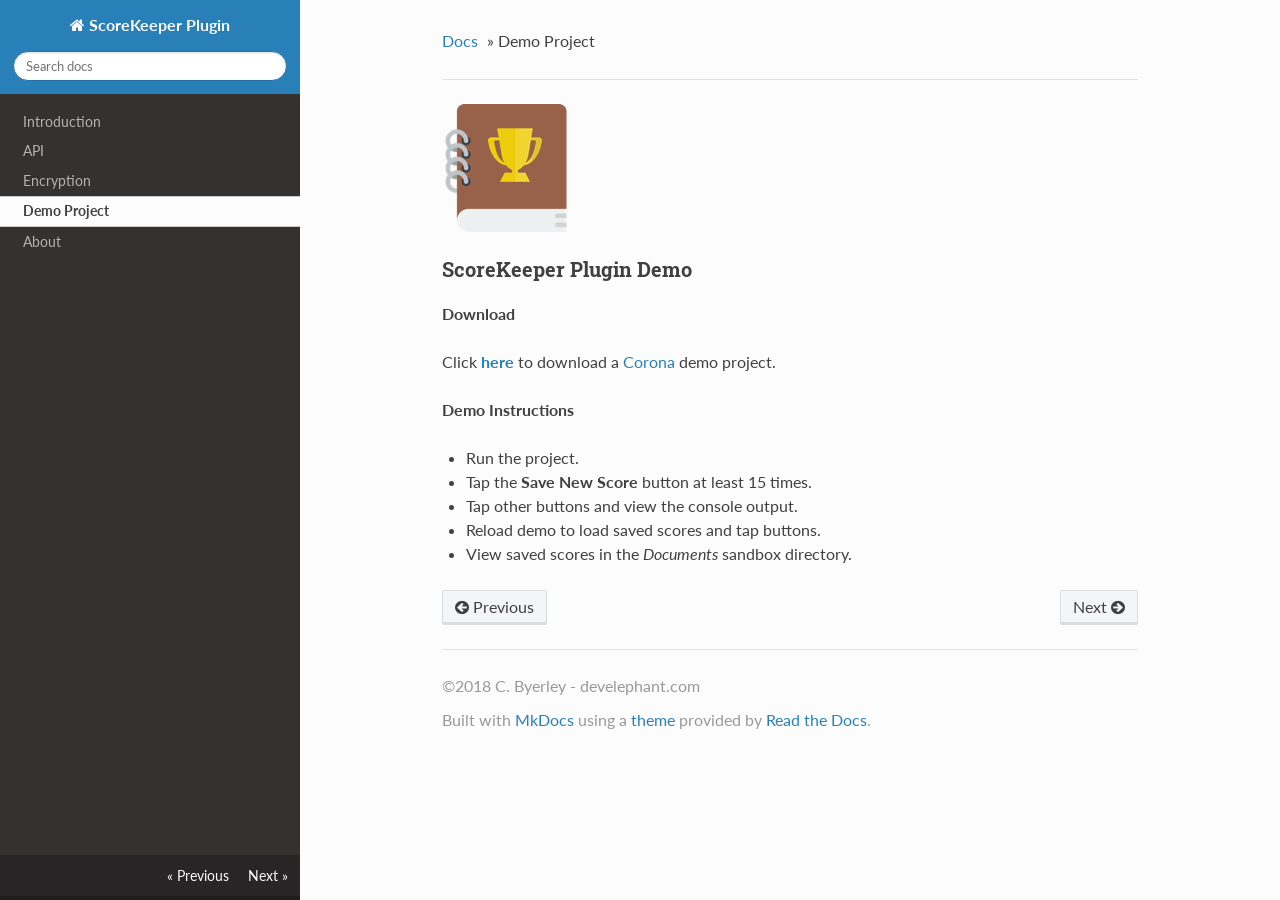
<file: docs/demo/index.html>
<!DOCTYPE html>
<!--[if IE 8]><html class="no-js lt-ie9" lang="en" > <![endif]-->
<!--[if gt IE 8]><!--> <html class="no-js" lang="en" > <!--<![endif]-->
<head>
  <meta charset="utf-8">
  <meta http-equiv="X-UA-Compatible" content="IE=edge">
  <meta name="viewport" content="width=device-width, initial-scale=1.0">
  
  
  <link rel="shortcut icon" href="../img/favicon.ico">
  <title>Demo Project - ScoreKeeper Plugin</title>
  <link href='https://fonts.googleapis.com/css?family=Lato:400,700|Roboto+Slab:400,700|Inconsolata:400,700' rel='stylesheet' type='text/css'>

  <link rel="stylesheet" href="../css/theme.css" type="text/css" />
  <link rel="stylesheet" href="../css/theme_extra.css" type="text/css" />
  <link rel="stylesheet" href="../css/highlight.css">
  <link href="../css/extra.css" rel="stylesheet">
  <link href="../css/friendly.css" rel="stylesheet">
  
  <script>
    // Current page data
    var mkdocs_page_name = "Demo Project";
    var mkdocs_page_input_path = "demo.md";
    var mkdocs_page_url = "/demo/";
  </script>
  
  <script src="../js/jquery-2.1.1.min.js"></script>
  <script src="../js/modernizr-2.8.3.min.js"></script>
  <script type="text/javascript" src="../js/highlight.pack.js"></script> 
  
</head>

<body class="wy-body-for-nav" role="document">

  <div class="wy-grid-for-nav">

    
    <nav data-toggle="wy-nav-shift" class="wy-nav-side stickynav">
      <div class="wy-side-nav-search">
        <a href=".." class="icon icon-home"> ScoreKeeper Plugin</a>
        <div role="search">
  <form id ="rtd-search-form" class="wy-form" action="../search.html" method="get">
    <input type="text" name="q" placeholder="Search docs" />
  </form>
</div>
      </div>

      <div class="wy-menu wy-menu-vertical" data-spy="affix" role="navigation" aria-label="main navigation">
	<ul class="current">
	  
          
            <li class="toctree-l1">
		
    <a class="" href="..">Introduction</a>
	    </li>
          
            <li class="toctree-l1">
		
    <a class="" href="../api/">API</a>
	    </li>
          
            <li class="toctree-l1">
		
    <a class="" href="../encrypt/">Encryption</a>
	    </li>
          
            <li class="toctree-l1 current">
		
    <a class="current" href="./">Demo Project</a>
    <ul class="subnav">
            
    </ul>
	    </li>
          
            <li class="toctree-l1">
		
    <a class="" href="../about/">About</a>
	    </li>
          
        </ul>
      </div>
      &nbsp;
    </nav>

    <section data-toggle="wy-nav-shift" class="wy-nav-content-wrap">

      
      <nav class="wy-nav-top" role="navigation" aria-label="top navigation">
        <i data-toggle="wy-nav-top" class="fa fa-bars"></i>
        <a href="..">ScoreKeeper Plugin</a>
      </nav>

      
      <div class="wy-nav-content">
        <div class="rst-content">
          <div role="navigation" aria-label="breadcrumbs navigation">
  <ul class="wy-breadcrumbs">
    <li><a href="..">Docs</a> &raquo;</li>
    
      
    
    <li>Demo Project</li>
    <li class="wy-breadcrumbs-aside">
      
    </li>
  </ul>
  <hr/>
</div>
          <div role="main">
            <div class="section">
              
                <p><img alt="logo" src="../img/logo128.png" /></p>
<h3>ScoreKeeper Plugin Demo</h3>

<p><strong>Download</strong></p>
<p>Click <strong><a href="https://s3.amazonaws.com/develephant-plugins/scorekeeper/scorekeeper-demo.zip">here</a></strong> to download a <a href="https://coronalabs.com">Corona</a> demo project.</p>
<p><strong>Demo Instructions</strong></p>
<ul>
<li>
<p>Run the project.</p>
</li>
<li>
<p>Tap the <strong>Save New Score</strong> button at least 15 times.</p>
</li>
<li>
<p>Tap other buttons and view the console output.</p>
</li>
<li>
<p>Reload demo to load saved scores and tap buttons.</p>
</li>
<li>
<p>View saved scores in the <em>Documents</em> sandbox directory.</p>
</li>
</ul>
              
            </div>
          </div>
          <footer>
  
    <div class="rst-footer-buttons" role="navigation" aria-label="footer navigation">
      
        <a href="../about/" class="btn btn-neutral float-right" title="About">Next <span class="icon icon-circle-arrow-right"></span></a>
      
      
        <a href="../encrypt/" class="btn btn-neutral" title="Encryption"><span class="icon icon-circle-arrow-left"></span> Previous</a>
      
    </div>
  

  <hr/>

  <div role="contentinfo">
    <!-- Copyright etc -->
    
      <p>&copy;2018 C. Byerley - develephant.com</p>
    
  </div>

  Built with <a href="http://www.mkdocs.org">MkDocs</a> using a <a href="https://github.com/snide/sphinx_rtd_theme">theme</a> provided by <a href="https://readthedocs.org">Read the Docs</a>.
</footer>
      
        </div>
      </div>

    </section>

  </div>

  <div class="rst-versions" role="note" style="cursor: pointer">
    <span class="rst-current-version" data-toggle="rst-current-version">
      
      
        <span><a href="../encrypt/" style="color: #fcfcfc;">&laquo; Previous</a></span>
      
      
        <span style="margin-left: 15px"><a href="../about/" style="color: #fcfcfc">Next &raquo;</a></span>
      
    </span>
</div>
    <script>var base_url = '..';</script>
    <script src="../js/theme.js"></script>
      <script src="../search/require.js"></script>
      <script src="../search/search.js"></script>

</body>
</html>
</file>
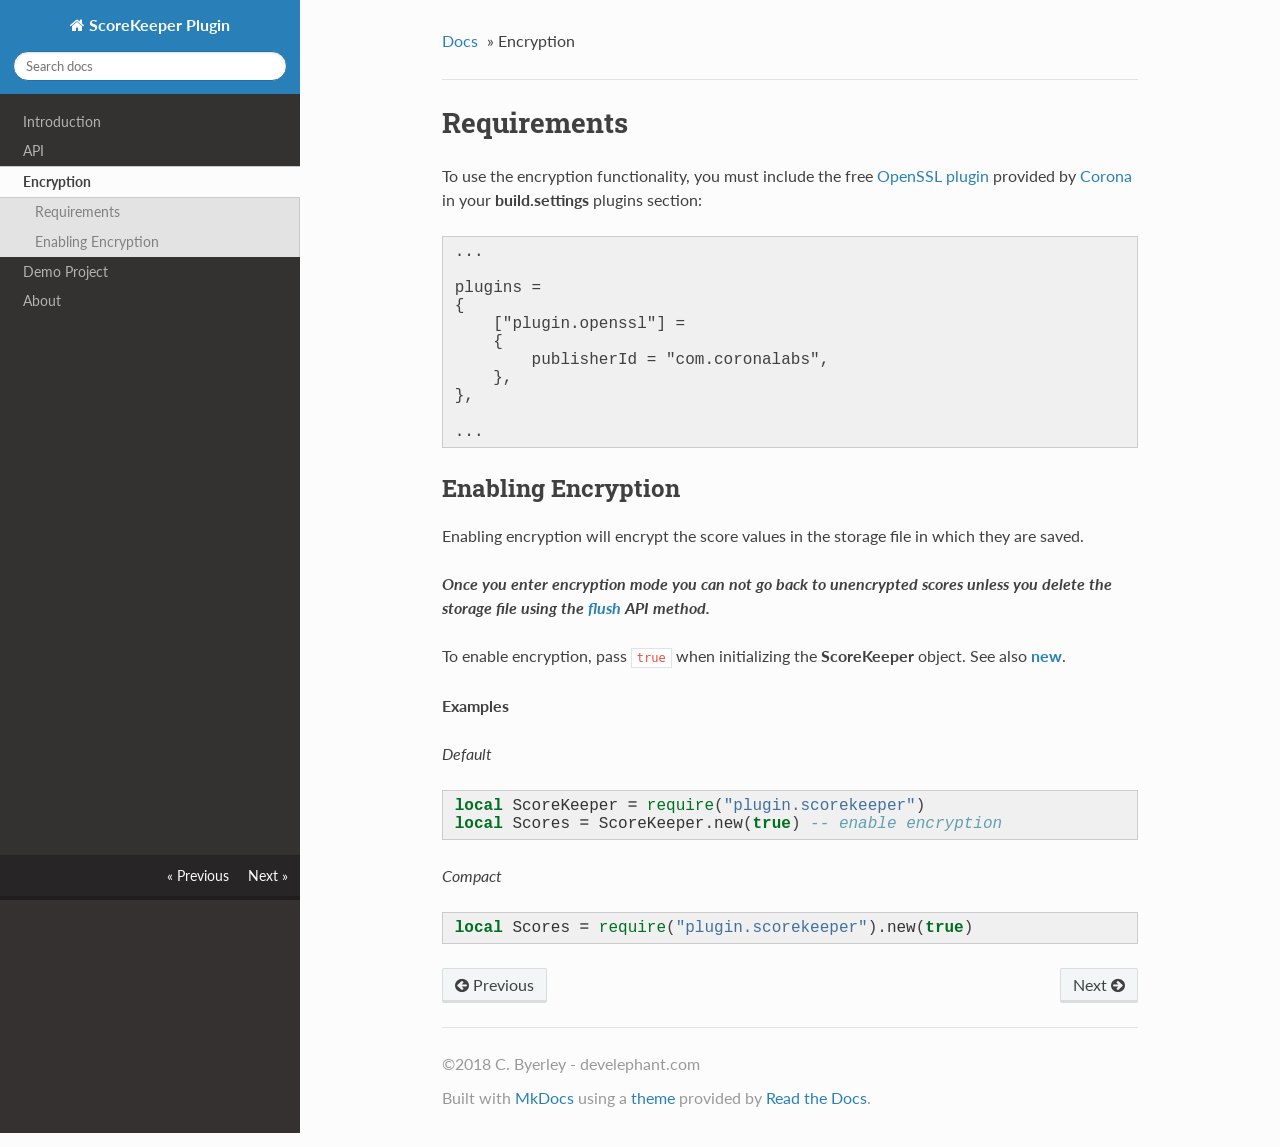
<file: docs/encrypt/index.html>
<!DOCTYPE html>
<!--[if IE 8]><html class="no-js lt-ie9" lang="en" > <![endif]-->
<!--[if gt IE 8]><!--> <html class="no-js" lang="en" > <!--<![endif]-->
<head>
  <meta charset="utf-8">
  <meta http-equiv="X-UA-Compatible" content="IE=edge">
  <meta name="viewport" content="width=device-width, initial-scale=1.0">
  
  
  <link rel="shortcut icon" href="../img/favicon.ico">
  <title>Encryption - ScoreKeeper Plugin</title>
  <link href='https://fonts.googleapis.com/css?family=Lato:400,700|Roboto+Slab:400,700|Inconsolata:400,700' rel='stylesheet' type='text/css'>

  <link rel="stylesheet" href="../css/theme.css" type="text/css" />
  <link rel="stylesheet" href="../css/theme_extra.css" type="text/css" />
  <link rel="stylesheet" href="../css/highlight.css">
  <link href="../css/extra.css" rel="stylesheet">
  <link href="../css/friendly.css" rel="stylesheet">
  
  <script>
    // Current page data
    var mkdocs_page_name = "Encryption";
    var mkdocs_page_input_path = "encrypt.md";
    var mkdocs_page_url = "/encrypt/";
  </script>
  
  <script src="../js/jquery-2.1.1.min.js"></script>
  <script src="../js/modernizr-2.8.3.min.js"></script>
  <script type="text/javascript" src="../js/highlight.pack.js"></script> 
  
</head>

<body class="wy-body-for-nav" role="document">

  <div class="wy-grid-for-nav">

    
    <nav data-toggle="wy-nav-shift" class="wy-nav-side stickynav">
      <div class="wy-side-nav-search">
        <a href=".." class="icon icon-home"> ScoreKeeper Plugin</a>
        <div role="search">
  <form id ="rtd-search-form" class="wy-form" action="../search.html" method="get">
    <input type="text" name="q" placeholder="Search docs" />
  </form>
</div>
      </div>

      <div class="wy-menu wy-menu-vertical" data-spy="affix" role="navigation" aria-label="main navigation">
	<ul class="current">
	  
          
            <li class="toctree-l1">
		
    <a class="" href="..">Introduction</a>
	    </li>
          
            <li class="toctree-l1">
		
    <a class="" href="../api/">API</a>
	    </li>
          
            <li class="toctree-l1 current">
		
    <a class="current" href="./">Encryption</a>
    <ul class="subnav">
            
    <li class="toctree-l2"><a href="#requirements">Requirements</a></li>
    
        <ul>
        
            <li><a class="toctree-l3" href="#enabling-encryption">Enabling Encryption</a></li>
        
        </ul>
    

    </ul>
	    </li>
          
            <li class="toctree-l1">
		
    <a class="" href="../demo/">Demo Project</a>
	    </li>
          
            <li class="toctree-l1">
		
    <a class="" href="../about/">About</a>
	    </li>
          
        </ul>
      </div>
      &nbsp;
    </nav>

    <section data-toggle="wy-nav-shift" class="wy-nav-content-wrap">

      
      <nav class="wy-nav-top" role="navigation" aria-label="top navigation">
        <i data-toggle="wy-nav-top" class="fa fa-bars"></i>
        <a href="..">ScoreKeeper Plugin</a>
      </nav>

      
      <div class="wy-nav-content">
        <div class="rst-content">
          <div role="navigation" aria-label="breadcrumbs navigation">
  <ul class="wy-breadcrumbs">
    <li><a href="..">Docs</a> &raquo;</li>
    
      
    
    <li>Encryption</li>
    <li class="wy-breadcrumbs-aside">
      
    </li>
  </ul>
  <hr/>
</div>
          <div role="main">
            <div class="section">
              
                <h1 id="requirements">Requirements</h1>
<p>To use the encryption functionality, you must include the free <a href="https://docs.coronalabs.com/plugin/openssl/index.html">OpenSSL plugin</a> provided by <a href="https://coronalabs.com/">Corona</a> in your <strong>build.settings</strong> plugins section:</p>
<div class="codehilite"><pre><span></span>...

plugins =
{
    [&quot;plugin.openssl&quot;] =
    {
        publisherId = &quot;com.coronalabs&quot;,
    },
}, 

...
</pre></div>


<h2 id="enabling-encryption">Enabling Encryption</h2>
<p>Enabling encryption will encrypt the score values in the storage file in which they are saved.</p>
<p><strong><em>Once you enter encryption mode you can not go back to unencrypted scores unless you delete the storage file using the <a href="../api/#flush">flush</a> API method.</em></strong></p>
<p>To enable encryption, pass <code>true</code> when initializing the <strong>ScoreKeeper</strong> object. See also <strong><a href="../api/#new">new</a></strong>.</p>
<p><strong>Examples</strong></p>
<p><em>Default</em></p>
<div class="codehilite"><pre><span></span><span class="kd">local</span> <span class="n">ScoreKeeper</span> <span class="o">=</span> <span class="nb">require</span><span class="p">(</span><span class="s2">&quot;plugin.scorekeeper&quot;</span><span class="p">)</span>
<span class="kd">local</span> <span class="n">Scores</span> <span class="o">=</span> <span class="n">ScoreKeeper</span><span class="p">.</span><span class="n">new</span><span class="p">(</span><span class="kc">true</span><span class="p">)</span> <span class="c1">-- enable encryption</span>
</pre></div>


<p><em>Compact</em></p>
<div class="codehilite"><pre><span></span><span class="kd">local</span> <span class="n">Scores</span> <span class="o">=</span> <span class="nb">require</span><span class="p">(</span><span class="s2">&quot;plugin.scorekeeper&quot;</span><span class="p">).</span><span class="n">new</span><span class="p">(</span><span class="kc">true</span><span class="p">)</span>
</pre></div>
              
            </div>
          </div>
          <footer>
  
    <div class="rst-footer-buttons" role="navigation" aria-label="footer navigation">
      
        <a href="../demo/" class="btn btn-neutral float-right" title="Demo Project">Next <span class="icon icon-circle-arrow-right"></span></a>
      
      
        <a href="../api/" class="btn btn-neutral" title="API"><span class="icon icon-circle-arrow-left"></span> Previous</a>
      
    </div>
  

  <hr/>

  <div role="contentinfo">
    <!-- Copyright etc -->
    
      <p>&copy;2018 C. Byerley - develephant.com</p>
    
  </div>

  Built with <a href="http://www.mkdocs.org">MkDocs</a> using a <a href="https://github.com/snide/sphinx_rtd_theme">theme</a> provided by <a href="https://readthedocs.org">Read the Docs</a>.
</footer>
      
        </div>
      </div>

    </section>

  </div>

  <div class="rst-versions" role="note" style="cursor: pointer">
    <span class="rst-current-version" data-toggle="rst-current-version">
      
      
        <span><a href="../api/" style="color: #fcfcfc;">&laquo; Previous</a></span>
      
      
        <span style="margin-left: 15px"><a href="../demo/" style="color: #fcfcfc">Next &raquo;</a></span>
      
    </span>
</div>
    <script>var base_url = '..';</script>
    <script src="../js/theme.js"></script>
      <script src="../search/require.js"></script>
      <script src="../search/search.js"></script>

</body>
</html>
</file>
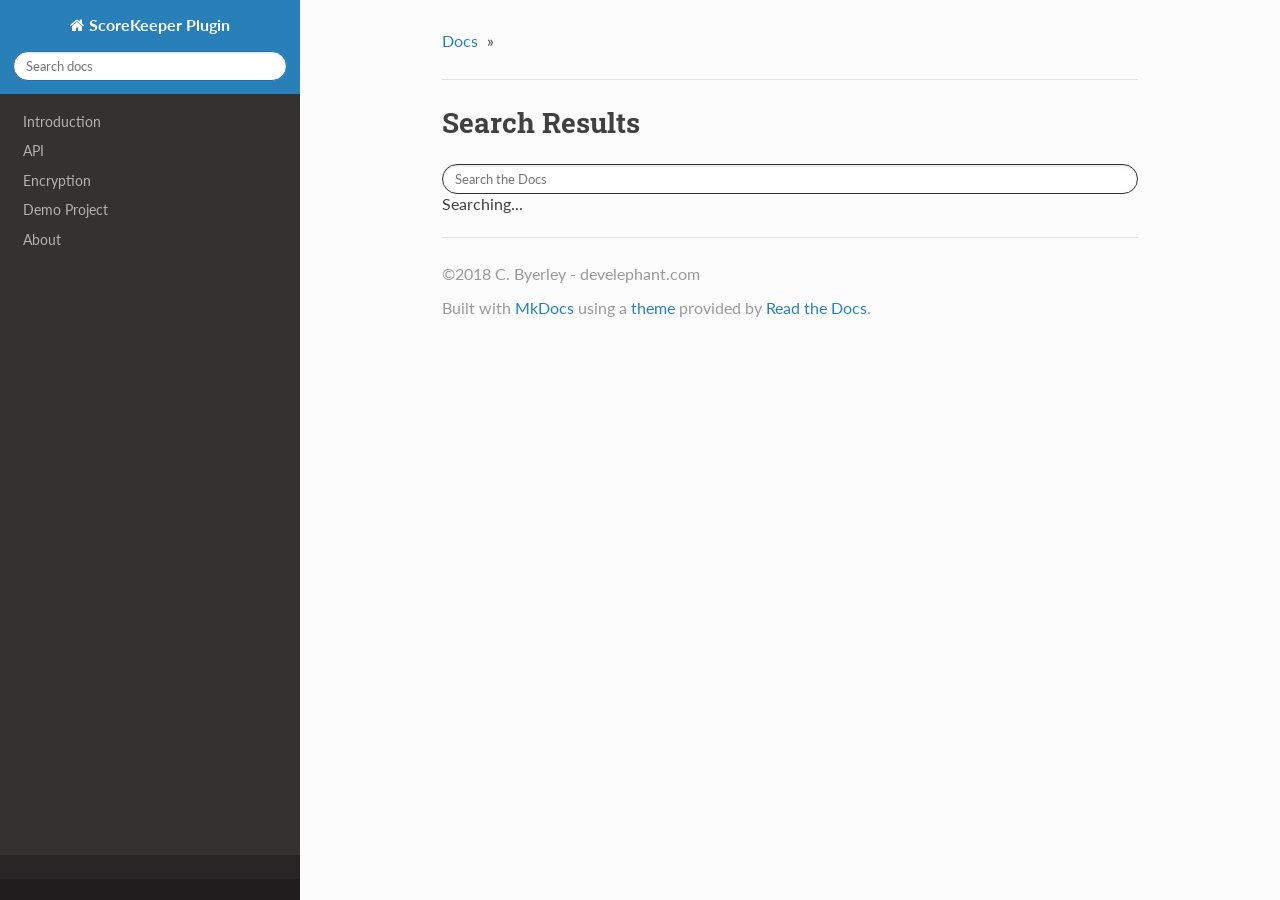
<file: docs/search.html>
<!DOCTYPE html>
<!--[if IE 8]><html class="no-js lt-ie9" lang="en" > <![endif]-->
<!--[if gt IE 8]><!--> <html class="no-js" lang="en" > <!--<![endif]-->
<head>
  <meta charset="utf-8">
  <meta http-equiv="X-UA-Compatible" content="IE=edge">
  <meta name="viewport" content="width=device-width, initial-scale=1.0">
  
  
  <link rel="shortcut icon" href="./img/favicon.ico">
  <title>ScoreKeeper Plugin</title>
  <link href='https://fonts.googleapis.com/css?family=Lato:400,700|Roboto+Slab:400,700|Inconsolata:400,700' rel='stylesheet' type='text/css'>

  <link rel="stylesheet" href="./css/theme.css" type="text/css" />
  <link rel="stylesheet" href="./css/theme_extra.css" type="text/css" />
  <link rel="stylesheet" href="./css/highlight.css">
  <link href="./css/extra.css" rel="stylesheet">
  <link href="./css/friendly.css" rel="stylesheet">
  
  <script src="./js/jquery-2.1.1.min.js"></script>
  <script src="./js/modernizr-2.8.3.min.js"></script>
  <script type="text/javascript" src="./js/highlight.pack.js"></script> 
  
</head>

<body class="wy-body-for-nav" role="document">

  <div class="wy-grid-for-nav">

    
    <nav data-toggle="wy-nav-shift" class="wy-nav-side stickynav">
      <div class="wy-side-nav-search">
        <a href="." class="icon icon-home"> ScoreKeeper Plugin</a>
        <div role="search">
  <form id ="rtd-search-form" class="wy-form" action="./search.html" method="get">
    <input type="text" name="q" placeholder="Search docs" />
  </form>
</div>
      </div>

      <div class="wy-menu wy-menu-vertical" data-spy="affix" role="navigation" aria-label="main navigation">
	<ul class="current">
	  
          
            <li class="toctree-l1">
		
    <a class="" href=".">Introduction</a>
	    </li>
          
            <li class="toctree-l1">
		
    <a class="" href="api/">API</a>
	    </li>
          
            <li class="toctree-l1">
		
    <a class="" href="encrypt/">Encryption</a>
	    </li>
          
            <li class="toctree-l1">
		
    <a class="" href="demo/">Demo Project</a>
	    </li>
          
            <li class="toctree-l1">
		
    <a class="" href="about/">About</a>
	    </li>
          
        </ul>
      </div>
      &nbsp;
    </nav>

    <section data-toggle="wy-nav-shift" class="wy-nav-content-wrap">

      
      <nav class="wy-nav-top" role="navigation" aria-label="top navigation">
        <i data-toggle="wy-nav-top" class="fa fa-bars"></i>
        <a href=".">ScoreKeeper Plugin</a>
      </nav>

      
      <div class="wy-nav-content">
        <div class="rst-content">
          <div role="navigation" aria-label="breadcrumbs navigation">
  <ul class="wy-breadcrumbs">
    <li><a href=".">Docs</a> &raquo;</li>
    
    
    <li class="wy-breadcrumbs-aside">
      
    </li>
  </ul>
  <hr/>
</div>
          <div role="main">
            <div class="section">
              

  <h1 id="search">Search Results</h1>

  <form id="content_search" action="search.html">
    <span role="status" aria-live="polite" class="ui-helper-hidden-accessible"></span>
    <input name="q" id="mkdocs-search-query" type="text" class="search_input search-query ui-autocomplete-input" placeholder="Search the Docs" autocomplete="off" autofocus>
  </form>

  <div id="mkdocs-search-results" class="search-results">
    Searching...
  </div>


            </div>
          </div>
          <footer>
  

  <hr/>

  <div role="contentinfo">
    <!-- Copyright etc -->
    
      <p>&copy;2018 C. Byerley - develephant.com</p>
    
  </div>

  Built with <a href="http://www.mkdocs.org">MkDocs</a> using a <a href="https://github.com/snide/sphinx_rtd_theme">theme</a> provided by <a href="https://readthedocs.org">Read the Docs</a>.
</footer>
      
        </div>
      </div>

    </section>

  </div>

  <div class="rst-versions" role="note" style="cursor: pointer">
    <span class="rst-current-version" data-toggle="rst-current-version">
      
      
      
    </span>
</div>
    <script>var base_url = '.';</script>
    <script src="./js/theme.js"></script>
      <script src="./search/require.js"></script>
      <script src="./search/search.js"></script>

</body>
</html>
</file>
<file: docs/css/theme.css>
/*
 * This file is copied from the upstream ReadTheDocs Sphinx
 * theme. To aid upgradability this file should *not* be edited.
 * modifications we need should be included in theme_extra.css.
 *
 * https://github.com/rtfd/readthedocs.org/blob/master/readthedocs/core/static/core/css/theme.css
 */

*{-webkit-box-sizing:border-box;-moz-box-sizing:border-box;box-sizing:border-box}article,aside,details,figcaption,figure,footer,header,hgroup,nav,section{display:block}audio,canvas,video{display:inline-block;*display:inline;*zoom:1}audio:not([controls]){display:none}[hidden]{display:none}*{-webkit-box-sizing:border-box;-moz-box-sizing:border-box;box-sizing:border-box}html{font-size:100%;-webkit-text-size-adjust:100%;-ms-text-size-adjust:100%}body{margin:0}a:hover,a:active{outline:0}abbr[title]{border-bottom:1px dotted}b,strong{font-weight:bold}blockquote{margin:0}dfn{font-style:italic}ins{background:#ff9;color:#000;text-decoration:none}mark{background:#ff0;color:#000;font-style:italic;font-weight:bold}pre,code,.rst-content tt,kbd,samp{font-family:monospace,serif;_font-family:"courier new",monospace;font-size:1em}pre{white-space:pre}q{quotes:none}q:before,q:after{content:"";content:none}small{font-size:85%}sub,sup{font-size:75%;line-height:0;position:relative;vertical-align:baseline}sup{top:-0.5em}sub{bottom:-0.25em}ul,ol,dl{margin:0;padding:0;list-style:none;list-style-image:none}li{list-style:none}dd{margin:0}img{border:0;-ms-interpolation-mode:bicubic;vertical-align:middle;max-width:100%}svg:not(:root){overflow:hidden}figure{margin:0}form{margin:0}fieldset{border:0;margin:0;padding:0}label{cursor:pointer}legend{border:0;*margin-left:-7px;padding:0;white-space:normal}button,input,select,textarea{font-size:100%;margin:0;vertical-align:baseline;*vertical-align:middle}button,input{line-height:normal}button,input[type="button"],input[type="reset"],input[type="submit"]{cursor:pointer;-webkit-appearance:button;*overflow:visible}button[disabled],input[disabled]{cursor:default}input[type="checkbox"],input[type="radio"]{box-sizing:border-box;padding:0;*width:13px;*height:13px}input[type="search"]{-webkit-appearance:textfield;-moz-box-sizing:content-box;-webkit-box-sizing:content-box;box-sizing:content-box}input[type="search"]::-webkit-search-decoration,input[type="search"]::-webkit-search-cancel-button{-webkit-appearance:none}button::-moz-focus-inner,input::-moz-focus-inner{border:0;padding:0}textarea{overflow:auto;vertical-align:top;resize:vertical}table{border-collapse:collapse;border-spacing:0}td{vertical-align:top}.chromeframe{margin:0.2em 0;background:#ccc;color:#000;padding:0.2em 0}.ir{display:block;border:0;text-indent:-999em;overflow:hidden;background-color:transparent;background-repeat:no-repeat;text-align:left;direction:ltr;*line-height:0}.ir br{display:none}.hidden{display:none !important;visibility:hidden}.visuallyhidden{border:0;clip:rect(0 0 0 0);height:1px;margin:-1px;overflow:hidden;padding:0;position:absolute;width:1px}.visuallyhidden.focusable:active,.visuallyhidden.focusable:focus{clip:auto;height:auto;margin:0;overflow:visible;position:static;width:auto}.invisible{visibility:hidden}.relative{position:relative}big,small{font-size:100%}@media print{html,body,section{background:none !important}*{box-shadow:none !important;text-shadow:none !important;filter:none !important;-ms-filter:none !important}a,a:visited{text-decoration:underline}.ir a:after,a[href^="javascript:"]:after,a[href^="#"]:after{content:""}pre,blockquote{page-break-inside:avoid}thead{display:table-header-group}tr,img{page-break-inside:avoid}img{max-width:100% !important}@page{margin:0.5cm}p,h2,h3{orphans:3;widows:3}h2,h3{page-break-after:avoid}}.fa:before,.rst-content .admonition-title:before,.rst-content h1 .headerlink:before,.rst-content h2 .headerlink:before,.rst-content h3 .headerlink:before,.rst-content h4 .headerlink:before,.rst-content h5 .headerlink:before,.rst-content h6 .headerlink:before,.rst-content dl dt .headerlink:before,.icon:before,.wy-dropdown .caret:before,.wy-inline-validate.wy-inline-validate-success .wy-input-context:before,.wy-inline-validate.wy-inline-validate-danger .wy-input-context:before,.wy-inline-validate.wy-inline-validate-warning .wy-input-context:before,.wy-inline-validate.wy-inline-validate-info .wy-input-context:before,.wy-alert,.rst-content .note,.rst-content .attention,.rst-content .caution,.rst-content .danger,.rst-content .error,.rst-content .hint,.rst-content .important,.rst-content .tip,.rst-content .warning,.rst-content .seealso,.rst-content .admonition-todo,.btn,input[type="text"],input[type="password"],input[type="email"],input[type="url"],input[type="date"],input[type="month"],input[type="time"],input[type="datetime"],input[type="datetime-local"],input[type="week"],input[type="number"],input[type="search"],input[type="tel"],input[type="color"],select,textarea,.wy-menu-vertical li.on a,.wy-menu-vertical li.current>a,.wy-side-nav-search>a,.wy-side-nav-search .wy-dropdown>a,.wy-nav-top a{-webkit-font-smoothing:antialiased}.clearfix{*zoom:1}.clearfix:before,.clearfix:after{display:table;content:""}.clearfix:after{clear:both}/*!
 *  Font Awesome 4.1.0 by @davegandy - http://fontawesome.io - @fontawesome
 *  License - http://fontawesome.io/license (Font: SIL OFL 1.1, CSS: MIT License)
 */@font-face{font-family:'FontAwesome';src:url("../fonts/fontawesome-webfont.eot?v=4.1.0");src:url("../fonts/fontawesome-webfont.eot?#iefix&v=4.1.0") format("embedded-opentype"),url("../fonts/fontawesome-webfont.woff?v=4.1.0") format("woff"),url("../fonts/fontawesome-webfont.ttf?v=4.1.0") format("truetype"),url("../fonts/fontawesome-webfont.svg?v=4.1.0#fontawesomeregular") format("svg");font-weight:normal;font-style:normal}.fa,.rst-content .admonition-title,.rst-content h1 .headerlink,.rst-content h2 .headerlink,.rst-content h3 .headerlink,.rst-content h4 .headerlink,.rst-content h5 .headerlink,.rst-content h6 .headerlink,.rst-content dl dt .headerlink,.icon{display:inline-block;font-family:FontAwesome;font-style:normal;font-weight:normal;line-height:1;-webkit-font-smoothing:antialiased;-moz-osx-font-smoothing:grayscale}.fa-lg{font-size:1.33333em;line-height:0.75em;vertical-align:-15%}.fa-2x{font-size:2em}.fa-3x{font-size:3em}.fa-4x{font-size:4em}.fa-5x{font-size:5em}.fa-fw{width:1.28571em;text-align:center}.fa-ul{padding-left:0;margin-left:2.14286em;list-style-type:none}.fa-ul>li{position:relative}.fa-li{position:absolute;left:-2.14286em;width:2.14286em;top:0.14286em;text-align:center}.fa-li.fa-lg{left:-1.85714em}.fa-border{padding:.2em .25em .15em;border:solid 0.08em #eee;border-radius:.1em}.pull-right{float:right}.pull-left{float:left}.fa.pull-left,.rst-content .pull-left.admonition-title,.rst-content h1 .pull-left.headerlink,.rst-content h2 .pull-left.headerlink,.rst-content h3 .pull-left.headerlink,.rst-content h4 .pull-left.headerlink,.rst-content h5 .pull-left.headerlink,.rst-content h6 .pull-left.headerlink,.rst-content dl dt .pull-left.headerlink,.pull-left.icon{margin-right:.3em}.fa.pull-right,.rst-content .pull-right.admonition-title,.rst-content h1 .pull-right.headerlink,.rst-content h2 .pull-right.headerlink,.rst-content h3 .pull-right.headerlink,.rst-content h4 .pull-right.headerlink,.rst-content h5 .pull-right.headerlink,.rst-content h6 .pull-right.headerlink,.rst-content dl dt .pull-right.headerlink,.pull-right.icon{margin-left:.3em}.fa-spin{-webkit-animation:spin 2s infinite linear;-moz-animation:spin 2s infinite linear;-o-animation:spin 2s infinite linear;animation:spin 2s infinite linear}@-moz-keyframes spin{0%{-moz-transform:rotate(0deg)}100%{-moz-transform:rotate(359deg)}}@-webkit-keyframes spin{0%{-webkit-transform:rotate(0deg)}100%{-webkit-transform:rotate(359deg)}}@-o-keyframes spin{0%{-o-transform:rotate(0deg)}100%{-o-transform:rotate(359deg)}}@keyframes spin{0%{-webkit-transform:rotate(0deg);transform:rotate(0deg)}100%{-webkit-transform:rotate(359deg);transform:rotate(359deg)}}.fa-rotate-90{filter:progid:DXImageTransform.Microsoft.BasicImage(rotation=1);-webkit-transform:rotate(90deg);-moz-transform:rotate(90deg);-ms-transform:rotate(90deg);-o-transform:rotate(90deg);transform:rotate(90deg)}.fa-rotate-180{filter:progid:DXImageTransform.Microsoft.BasicImage(rotation=2);-webkit-transform:rotate(180deg);-moz-transform:rotate(180deg);-ms-transform:rotate(180deg);-o-transform:rotate(180deg);transform:rotate(180deg)}.fa-rotate-270{filter:progid:DXImageTransform.Microsoft.BasicImage(rotation=3);-webkit-transform:rotate(270deg);-moz-transform:rotate(270deg);-ms-transform:rotate(270deg);-o-transform:rotate(270deg);transform:rotate(270deg)}.fa-flip-horizontal{filter:progid:DXImageTransform.Microsoft.BasicImage(rotation=0);-webkit-transform:scale(-1, 1);-moz-transform:scale(-1, 1);-ms-transform:scale(-1, 1);-o-transform:scale(-1, 1);transform:scale(-1, 1)}.fa-flip-vertical{filter:progid:DXImageTransform.Microsoft.BasicImage(rotation=2);-webkit-transform:scale(1, -1);-moz-transform:scale(1, -1);-ms-transform:scale(1, -1);-o-transform:scale(1, -1);transform:scale(1, -1)}.fa-stack{position:relative;display:inline-block;width:2em;height:2em;line-height:2em;vertical-align:middle}.fa-stack-1x,.fa-stack-2x{position:absolute;left:0;width:100%;text-align:center}.fa-stack-1x{line-height:inherit}.fa-stack-2x{font-size:2em}.fa-inverse{color:#fff}.fa-glass:before{content:""}.fa-music:before{content:""}.fa-search:before,.icon-search:before{content:""}.fa-envelope-o:before{content:""}.fa-heart:before{content:""}.fa-star:before{content:""}.fa-star-o:before{content:""}.fa-user:before{content:""}.fa-film:before{content:""}.fa-th-large:before{content:""}.fa-th:before{content:""}.fa-th-list:before{content:""}.fa-check:before{content:""}.fa-times:before{content:""}.fa-search-plus:before{content:""}.fa-search-minus:before{content:""}.fa-power-off:before{content:""}.fa-signal:before{content:""}.fa-gear:before,.fa-cog:before{content:""}.fa-trash-o:before{content:""}.fa-home:before,.icon-home:before{content:""}.fa-file-o:before{content:""}.fa-clock-o:before{content:""}.fa-road:before{content:""}.fa-download:before{content:""}.fa-arrow-circle-o-down:before{content:""}.fa-arrow-circle-o-up:before{content:""}.fa-inbox:before{content:""}.fa-play-circle-o:before{content:""}.fa-rotate-right:before,.fa-repeat:before{content:""}.fa-refresh:before{content:""}.fa-list-alt:before{content:""}.fa-lock:before{content:""}.fa-flag:before{content:""}.fa-headphones:before{content:""}.fa-volume-off:before{content:""}.fa-volume-down:before{content:""}.fa-volume-up:before{content:""}.fa-qrcode:before{content:""}.fa-barcode:before{content:""}.fa-tag:before{content:""}.fa-tags:before{content:""}.fa-book:before,.icon-book:before{content:""}.fa-bookmark:before{content:""}.fa-print:before{content:""}.fa-camera:before{content:""}.fa-font:before{content:""}.fa-bold:before{content:""}.fa-italic:before{content:""}.fa-text-height:before{content:""}.fa-text-width:before{content:""}.fa-align-left:before{content:""}.fa-align-center:before{content:""}.fa-align-right:before{content:""}.fa-align-justify:before{content:""}.fa-list:before{content:""}.fa-dedent:before,.fa-outdent:before{content:""}.fa-indent:before{content:""}.fa-video-camera:before{content:""}.fa-photo:before,.fa-image:before,.fa-picture-o:before{content:""}.fa-pencil:before{content:""}.fa-map-marker:before{content:""}.fa-adjust:before{content:""}.fa-tint:before{content:""}.fa-edit:before,.fa-pencil-square-o:before{content:""}.fa-share-square-o:before{content:""}.fa-check-square-o:before{content:""}.fa-arrows:before{content:""}.fa-step-backward:before{content:""}.fa-fast-backward:before{content:""}.fa-backward:before{content:""}.fa-play:before{content:""}.fa-pause:before{content:""}.fa-stop:before{content:""}.fa-forward:before{content:""}.fa-fast-forward:before{content:""}.fa-step-forward:before{content:""}.fa-eject:before{content:""}.fa-chevron-left:before{content:""}.fa-chevron-right:before{content:""}.fa-plus-circle:before{content:""}.fa-minus-circle:before{content:""}.fa-times-circle:before,.wy-inline-validate.wy-inline-validate-danger .wy-input-context:before{content:""}.fa-check-circle:before,.wy-inline-validate.wy-inline-validate-success .wy-input-context:before{content:""}.fa-question-circle:before{content:""}.fa-info-circle:before{content:""}.fa-crosshairs:before{content:""}.fa-times-circle-o:before{content:""}.fa-check-circle-o:before{content:""}.fa-ban:before{content:""}.fa-arrow-left:before{content:""}.fa-arrow-right:before{content:""}.fa-arrow-up:before{content:""}.fa-arrow-down:before{content:""}.fa-mail-forward:before,.fa-share:before{content:""}.fa-expand:before{content:""}.fa-compress:before{content:""}.fa-plus:before{content:""}.fa-minus:before{content:""}.fa-asterisk:before{content:""}.fa-exclamation-circle:before,.wy-inline-validate.wy-inline-validate-warning .wy-input-context:before,.wy-inline-validate.wy-inline-validate-info .wy-input-context:before,.rst-content .admonition-title:before{content:""}.fa-gift:before{content:""}.fa-leaf:before{content:""}.fa-fire:before,.icon-fire:before{content:""}.fa-eye:before{content:""}.fa-eye-slash:before{content:""}.fa-warning:before,.fa-exclamation-triangle:before{content:""}.fa-plane:before{content:""}.fa-calendar:before{content:""}.fa-random:before{content:""}.fa-comment:before{content:""}.fa-magnet:before{content:""}.fa-chevron-up:before{content:""}.fa-chevron-down:before{content:""}.fa-retweet:before{content:""}.fa-shopping-cart:before{content:""}.fa-folder:before{content:""}.fa-folder-open:before{content:""}.fa-arrows-v:before{content:""}.fa-arrows-h:before{content:""}.fa-bar-chart-o:before{content:""}.fa-twitter-square:before{content:""}.fa-facebook-square:before{content:""}.fa-camera-retro:before{content:""}.fa-key:before{content:""}.fa-gears:before,.fa-cogs:before{content:""}.fa-comments:before{content:""}.fa-thumbs-o-up:before{content:""}.fa-thumbs-o-down:before{content:""}.fa-star-half:before{content:""}.fa-heart-o:before{content:""}.fa-sign-out:before{content:""}.fa-linkedin-square:before{content:""}.fa-thumb-tack:before{content:""}.fa-external-link:before{content:""}.fa-sign-in:before{content:""}.fa-trophy:before{content:""}.fa-github-square:before{content:""}.fa-upload:before{content:""}.fa-lemon-o:before{content:""}.fa-phone:before{content:""}.fa-square-o:before{content:""}.fa-bookmark-o:before{content:""}.fa-phone-square:before{content:""}.fa-twitter:before{content:""}.fa-facebook:before{content:""}.fa-github:before,.icon-github:before{content:""}.fa-unlock:before{content:""}.fa-credit-card:before{content:""}.fa-rss:before{content:""}.fa-hdd-o:before{content:""}.fa-bullhorn:before{content:""}.fa-bell:before{content:""}.fa-certificate:before{content:""}.fa-hand-o-right:before{content:""}.fa-hand-o-left:before{content:""}.fa-hand-o-up:before{content:""}.fa-hand-o-down:before{content:""}.fa-arrow-circle-left:before,.icon-circle-arrow-left:before{content:""}.fa-arrow-circle-right:before,.icon-circle-arrow-right:before{content:""}.fa-arrow-circle-up:before{content:""}.fa-arrow-circle-down:before{content:""}.fa-globe:before{content:""}.fa-wrench:before{content:""}.fa-tasks:before{content:""}.fa-filter:before{content:""}.fa-briefcase:before{content:""}.fa-arrows-alt:before{content:""}.fa-group:before,.fa-users:before{content:""}.fa-chain:before,.fa-link:before,.icon-link:before{content:""}.fa-cloud:before{content:""}.fa-flask:before{content:""}.fa-cut:before,.fa-scissors:before{content:""}.fa-copy:before,.fa-files-o:before{content:""}.fa-paperclip:before{content:""}.fa-save:before,.fa-floppy-o:before{content:""}.fa-square:before{content:""}.fa-navicon:before,.fa-reorder:before,.fa-bars:before{content:""}.fa-list-ul:before{content:""}.fa-list-ol:before{content:""}.fa-strikethrough:before{content:""}.fa-underline:before{content:""}.fa-table:before{content:""}.fa-magic:before{content:""}.fa-truck:before{content:""}.fa-pinterest:before{content:""}.fa-pinterest-square:before{content:""}.fa-google-plus-square:before{content:""}.fa-google-plus:before{content:""}.fa-money:before{content:""}.fa-caret-down:before,.wy-dropdown .caret:before,.icon-caret-down:before{content:""}.fa-caret-up:before{content:""}.fa-caret-left:before{content:""}.fa-caret-right:before{content:""}.fa-columns:before{content:""}.fa-unsorted:before,.fa-sort:before{content:""}.fa-sort-down:before,.fa-sort-desc:before{content:""}.fa-sort-up:before,.fa-sort-asc:before{content:""}.fa-envelope:before{content:""}.fa-linkedin:before{content:""}.fa-rotate-left:before,.fa-undo:before{content:""}.fa-legal:before,.fa-gavel:before{content:""}.fa-dashboard:before,.fa-tachometer:before{content:""}.fa-comment-o:before{content:""}.fa-comments-o:before{content:""}.fa-flash:before,.fa-bolt:before{content:""}.fa-sitemap:before{content:""}.fa-umbrella:before{content:""}.fa-paste:before,.fa-clipboard:before{content:""}.fa-lightbulb-o:before{content:""}.fa-exchange:before{content:""}.fa-cloud-download:before{content:""}.fa-cloud-upload:before{content:""}.fa-user-md:before{content:""}.fa-stethoscope:before{content:""}.fa-suitcase:before{content:""}.fa-bell-o:before{content:""}.fa-coffee:before{content:""}.fa-cutlery:before{content:""}.fa-file-text-o:before{content:""}.fa-building-o:before{content:""}.fa-hospital-o:before{content:""}.fa-ambulance:before{content:""}.fa-medkit:before{content:""}.fa-fighter-jet:before{content:""}.fa-beer:before{content:""}.fa-h-square:before{content:""}.fa-plus-square:before{content:""}.fa-angle-double-left:before{content:""}.fa-angle-double-right:before{content:""}.fa-angle-double-up:before{content:""}.fa-angle-double-down:before{content:""}.fa-angle-left:before{content:""}.fa-angle-right:before{content:""}.fa-angle-up:before{content:""}.fa-angle-down:before{content:""}.fa-desktop:before{content:""}.fa-laptop:before{content:""}.fa-tablet:before{content:""}.fa-mobile-phone:before,.fa-mobile:before{content:""}.fa-circle-o:before{content:""}.fa-quote-left:before{content:""}.fa-quote-right:before{content:""}.fa-spinner:before{content:""}.fa-circle:before{content:""}.fa-mail-reply:before,.fa-reply:before{content:""}.fa-github-alt:before{content:""}.fa-folder-o:before{content:""}.fa-folder-open-o:before{content:""}.fa-smile-o:before{content:""}.fa-frown-o:before{content:""}.fa-meh-o:before{content:""}.fa-gamepad:before{content:""}.fa-keyboard-o:before{content:""}.fa-flag-o:before{content:""}.fa-flag-checkered:before{content:""}.fa-terminal:before{content:""}.fa-code:before{content:""}.fa-mail-reply-all:before,.fa-reply-all:before{content:""}.fa-star-half-empty:before,.fa-star-half-full:before,.fa-star-half-o:before{content:""}.fa-location-arrow:before{content:""}.fa-crop:before{content:""}.fa-code-fork:before{content:""}.fa-unlink:before,.fa-chain-broken:before{content:""}.fa-question:before{content:""}.fa-info:before{content:""}.fa-exclamation:before{content:""}.fa-superscript:before{content:""}.fa-subscript:before{content:""}.fa-eraser:before{content:""}.fa-puzzle-piece:before{content:""}.fa-microphone:before{content:""}.fa-microphone-slash:before{content:""}.fa-shield:before{content:""}.fa-calendar-o:before{content:""}.fa-fire-extinguisher:before{content:""}.fa-rocket:before{content:""}.fa-maxcdn:before{content:""}.fa-chevron-circle-left:before{content:""}.fa-chevron-circle-right:before{content:""}.fa-chevron-circle-up:before{content:""}.fa-chevron-circle-down:before{content:""}.fa-html5:before{content:""}.fa-css3:before{content:""}.fa-anchor:before{content:""}.fa-unlock-alt:before{content:""}.fa-bullseye:before{content:""}.fa-ellipsis-h:before{content:""}.fa-ellipsis-v:before{content:""}.fa-rss-square:before{content:""}.fa-play-circle:before{content:""}.fa-ticket:before{content:""}.fa-minus-square:before{content:""}.fa-minus-square-o:before{content:""}.fa-level-up:before{content:""}.fa-level-down:before{content:""}.fa-check-square:before{content:""}.fa-pencil-square:before{content:""}.fa-external-link-square:before{content:""}.fa-share-square:before{content:""}.fa-compass:before{content:""}.fa-toggle-down:before,.fa-caret-square-o-down:before{content:""}.fa-toggle-up:before,.fa-caret-square-o-up:before{content:""}.fa-toggle-right:before,.fa-caret-square-o-right:before{content:""}.fa-euro:before,.fa-eur:before{content:""}.fa-gbp:before{content:""}.fa-dollar:before,.fa-usd:before{content:""}.fa-rupee:before,.fa-inr:before{content:""}.fa-cny:before,.fa-rmb:before,.fa-yen:before,.fa-jpy:before{content:""}.fa-ruble:before,.fa-rouble:before,.fa-rub:before{content:""}.fa-won:before,.fa-krw:before{content:""}.fa-bitcoin:before,.fa-btc:before{content:""}.fa-file:before{content:""}.fa-file-text:before{content:""}.fa-sort-alpha-asc:before{content:""}.fa-sort-alpha-desc:before{content:""}.fa-sort-amount-asc:before{content:""}.fa-sort-amount-desc:before{content:""}.fa-sort-numeric-asc:before{content:""}.fa-sort-numeric-desc:before{content:""}.fa-thumbs-up:before{content:""}.fa-thumbs-down:before{content:""}.fa-youtube-square:before{content:""}.fa-youtube:before{content:""}.fa-xing:before{content:""}.fa-xing-square:before{content:""}.fa-youtube-play:before{content:""}.fa-dropbox:before{content:""}.fa-stack-overflow:before{content:""}.fa-instagram:before{content:""}.fa-flickr:before{content:""}.fa-adn:before{content:""}.fa-bitbucket:before,.icon-bitbucket:before{content:""}.fa-bitbucket-square:before{content:""}.fa-tumblr:before{content:""}.fa-tumblr-square:before{content:""}.fa-long-arrow-down:before{content:""}.fa-long-arrow-up:before{content:""}.fa-long-arrow-left:before{content:""}.fa-long-arrow-right:before{content:""}.fa-apple:before{content:""}.fa-windows:before{content:""}.fa-android:before{content:""}.fa-linux:before{content:""}.fa-dribbble:before{content:""}.fa-skype:before{content:""}.fa-foursquare:before{content:""}.fa-trello:before{content:""}.fa-female:before{content:""}.fa-male:before{content:""}.fa-gittip:before{content:""}.fa-sun-o:before{content:""}.fa-moon-o:before{content:""}.fa-archive:before{content:""}.fa-bug:before{content:""}.fa-vk:before{content:""}.fa-weibo:before{content:""}.fa-renren:before{content:""}.fa-pagelines:before{content:""}.fa-stack-exchange:before{content:""}.fa-arrow-circle-o-right:before{content:""}.fa-arrow-circle-o-left:before{content:""}.fa-toggle-left:before,.fa-caret-square-o-left:before{content:""}.fa-dot-circle-o:before{content:""}.fa-wheelchair:before{content:""}.fa-vimeo-square:before{content:""}.fa-turkish-lira:before,.fa-try:before{content:""}.fa-plus-square-o:before{content:""}.fa-space-shuttle:before{content:""}.fa-slack:before{content:""}.fa-envelope-square:before{content:""}.fa-wordpress:before{content:""}.fa-openid:before{content:""}.fa-institution:before,.fa-bank:before,.fa-university:before{content:""}.fa-mortar-board:before,.fa-graduation-cap:before{content:""}.fa-yahoo:before{content:""}.fa-google:before{content:""}.fa-reddit:before{content:""}.fa-reddit-square:before{content:""}.fa-stumbleupon-circle:before{content:""}.fa-stumbleupon:before{content:""}.fa-delicious:before{content:""}.fa-digg:before{content:""}.fa-pied-piper-square:before,.fa-pied-piper:before{content:""}.fa-pied-piper-alt:before{content:""}.fa-drupal:before{content:""}.fa-joomla:before{content:""}.fa-language:before{content:""}.fa-fax:before{content:""}.fa-building:before{content:""}.fa-child:before{content:""}.fa-paw:before{content:""}.fa-spoon:before{content:""}.fa-cube:before{content:""}.fa-cubes:before{content:""}.fa-behance:before{content:""}.fa-behance-square:before{content:""}.fa-steam:before{content:""}.fa-steam-square:before{content:""}.fa-recycle:before{content:""}.fa-automobile:before,.fa-car:before{content:""}.fa-cab:before,.fa-taxi:before{content:""}.fa-tree:before{content:""}.fa-spotify:before{content:""}.fa-deviantart:before{content:""}.fa-soundcloud:before{content:""}.fa-database:before{content:""}.fa-file-pdf-o:before{content:""}.fa-file-word-o:before{content:""}.fa-file-excel-o:before{content:""}.fa-file-powerpoint-o:before{content:""}.fa-file-photo-o:before,.fa-file-picture-o:before,.fa-file-image-o:before{content:""}.fa-file-zip-o:before,.fa-file-archive-o:before{content:""}.fa-file-sound-o:before,.fa-file-audio-o:before{content:""}.fa-file-movie-o:before,.fa-file-video-o:before{content:""}.fa-file-code-o:before{content:""}.fa-vine:before{content:""}.fa-codepen:before{content:""}.fa-jsfiddle:before{content:""}.fa-life-bouy:before,.fa-life-saver:before,.fa-support:before,.fa-life-ring:before{content:""}.fa-circle-o-notch:before{content:""}.fa-ra:before,.fa-rebel:before{content:""}.fa-ge:before,.fa-empire:before{content:""}.fa-git-square:before{content:""}.fa-git:before{content:""}.fa-hacker-news:before{content:""}.fa-tencent-weibo:before{content:""}.fa-qq:before{content:""}.fa-wechat:before,.fa-weixin:before{content:""}.fa-send:before,.fa-paper-plane:before{content:""}.fa-send-o:before,.fa-paper-plane-o:before{content:""}.fa-history:before{content:""}.fa-circle-thin:before{content:""}.fa-header:before{content:""}.fa-paragraph:before{content:""}.fa-sliders:before{content:""}.fa-share-alt:before{content:""}.fa-share-alt-square:before{content:""}.fa-bomb:before{content:""}.fa,.rst-content .admonition-title,.rst-content h1 .headerlink,.rst-content h2 .headerlink,.rst-content h3 .headerlink,.rst-content h4 .headerlink,.rst-content h5 .headerlink,.rst-content h6 .headerlink,.rst-content dl dt .headerlink,.icon,.wy-dropdown .caret,.wy-inline-validate.wy-inline-validate-success .wy-input-context,.wy-inline-validate.wy-inline-validate-danger .wy-input-context,.wy-inline-validate.wy-inline-validate-warning .wy-input-context,.wy-inline-validate.wy-inline-validate-info .wy-input-context{font-family:inherit}.fa:before,.rst-content .admonition-title:before,.rst-content h1 .headerlink:before,.rst-content h2 .headerlink:before,.rst-content h3 .headerlink:before,.rst-content h4 .headerlink:before,.rst-content h5 .headerlink:before,.rst-content h6 .headerlink:before,.rst-content dl dt .headerlink:before,.icon:before,.wy-dropdown .caret:before,.wy-inline-validate.wy-inline-validate-success .wy-input-context:before,.wy-inline-validate.wy-inline-validate-danger .wy-input-context:before,.wy-inline-validate.wy-inline-validate-warning .wy-input-context:before,.wy-inline-validate.wy-inline-validate-info .wy-input-context:before{font-family:"FontAwesome";display:inline-block;font-style:normal;font-weight:normal;line-height:1;text-decoration:inherit}a .fa,a .rst-content .admonition-title,.rst-content a .admonition-title,a .rst-content h1 .headerlink,.rst-content h1 a .headerlink,a .rst-content h2 .headerlink,.rst-content h2 a .headerlink,a .rst-content h3 .headerlink,.rst-content h3 a .headerlink,a .rst-content h4 .headerlink,.rst-content h4 a .headerlink,a .rst-content h5 .headerlink,.rst-content h5 a .headerlink,a .rst-content h6 .headerlink,.rst-content h6 a .headerlink,a .rst-content dl dt .headerlink,.rst-content dl dt a .headerlink,a .icon{display:inline-block;text-decoration:inherit}.btn .fa,.btn .rst-content .admonition-title,.rst-content .btn .admonition-title,.btn .rst-content h1 .headerlink,.rst-content h1 .btn .headerlink,.btn .rst-content h2 .headerlink,.rst-content h2 .btn .headerlink,.btn .rst-content h3 .headerlink,.rst-content h3 .btn .headerlink,.btn .rst-content h4 .headerlink,.rst-content h4 .btn .headerlink,.btn .rst-content h5 .headerlink,.rst-content h5 .btn .headerlink,.btn .rst-content h6 .headerlink,.rst-content h6 .btn .headerlink,.btn .rst-content dl dt .headerlink,.rst-content dl dt .btn .headerlink,.btn .icon,.nav .fa,.nav .rst-content .admonition-title,.rst-content .nav .admonition-title,.nav .rst-content h1 .headerlink,.rst-content h1 .nav .headerlink,.nav .rst-content h2 .headerlink,.rst-content h2 .nav .headerlink,.nav .rst-content h3 .headerlink,.rst-content h3 .nav .headerlink,.nav .rst-content h4 .headerlink,.rst-content h4 .nav .headerlink,.nav .rst-content h5 .headerlink,.rst-content h5 .nav .headerlink,.nav .rst-content h6 .headerlink,.rst-content h6 .nav .headerlink,.nav .rst-content dl dt .headerlink,.rst-content dl dt .nav .headerlink,.nav .icon{display:inline}.btn .fa.fa-large,.btn .rst-content .fa-large.admonition-title,.rst-content .btn .fa-large.admonition-title,.btn .rst-content h1 .fa-large.headerlink,.rst-content h1 .btn .fa-large.headerlink,.btn .rst-content h2 .fa-large.headerlink,.rst-content h2 .btn .fa-large.headerlink,.btn .rst-content h3 .fa-large.headerlink,.rst-content h3 .btn .fa-large.headerlink,.btn .rst-content h4 .fa-large.headerlink,.rst-content h4 .btn .fa-large.headerlink,.btn .rst-content h5 .fa-large.headerlink,.rst-content h5 .btn .fa-large.headerlink,.btn .rst-content h6 .fa-large.headerlink,.rst-content h6 .btn .fa-large.headerlink,.btn .rst-content dl dt .fa-large.headerlink,.rst-content dl dt .btn .fa-large.headerlink,.btn .fa-large.icon,.nav .fa.fa-large,.nav .rst-content .fa-large.admonition-title,.rst-content .nav .fa-large.admonition-title,.nav .rst-content h1 .fa-large.headerlink,.rst-content h1 .nav .fa-large.headerlink,.nav .rst-content h2 .fa-large.headerlink,.rst-content h2 .nav .fa-large.headerlink,.nav .rst-content h3 .fa-large.headerlink,.rst-content h3 .nav .fa-large.headerlink,.nav .rst-content h4 .fa-large.headerlink,.rst-content h4 .nav .fa-large.headerlink,.nav .rst-content h5 .fa-large.headerlink,.rst-content h5 .nav .fa-large.headerlink,.nav .rst-content h6 .fa-large.headerlink,.rst-content h6 .nav .fa-large.headerlink,.nav .rst-content dl dt .fa-large.headerlink,.rst-content dl dt .nav .fa-large.headerlink,.nav .fa-large.icon{line-height:0.9em}.btn .fa.fa-spin,.btn .rst-content .fa-spin.admonition-title,.rst-content .btn .fa-spin.admonition-title,.btn .rst-content h1 .fa-spin.headerlink,.rst-content h1 .btn .fa-spin.headerlink,.btn .rst-content h2 .fa-spin.headerlink,.rst-content h2 .btn .fa-spin.headerlink,.btn .rst-content h3 .fa-spin.headerlink,.rst-content h3 .btn .fa-spin.headerlink,.btn .rst-content h4 .fa-spin.headerlink,.rst-content h4 .btn .fa-spin.headerlink,.btn .rst-content h5 .fa-spin.headerlink,.rst-content h5 .btn .fa-spin.headerlink,.btn .rst-content h6 .fa-spin.headerlink,.rst-content h6 .btn .fa-spin.headerlink,.btn .rst-content dl dt .fa-spin.headerlink,.rst-content dl dt .btn .fa-spin.headerlink,.btn .fa-spin.icon,.nav .fa.fa-spin,.nav .rst-content .fa-spin.admonition-title,.rst-content .nav .fa-spin.admonition-title,.nav .rst-content h1 .fa-spin.headerlink,.rst-content h1 .nav .fa-spin.headerlink,.nav .rst-content h2 .fa-spin.headerlink,.rst-content h2 .nav .fa-spin.headerlink,.nav .rst-content h3 .fa-spin.headerlink,.rst-content h3 .nav .fa-spin.headerlink,.nav .rst-content h4 .fa-spin.headerlink,.rst-content h4 .nav .fa-spin.headerlink,.nav .rst-content h5 .fa-spin.headerlink,.rst-content h5 .nav .fa-spin.headerlink,.nav .rst-content h6 .fa-spin.headerlink,.rst-content h6 .nav .fa-spin.headerlink,.nav .rst-content dl dt .fa-spin.headerlink,.rst-content dl dt .nav .fa-spin.headerlink,.nav .fa-spin.icon{display:inline-block}.btn.fa:before,.rst-content .btn.admonition-title:before,.rst-content h1 .btn.headerlink:before,.rst-content h2 .btn.headerlink:before,.rst-content h3 .btn.headerlink:before,.rst-content h4 .btn.headerlink:before,.rst-content h5 .btn.headerlink:before,.rst-content h6 .btn.headerlink:before,.rst-content dl dt .btn.headerlink:before,.btn.icon:before{opacity:0.5;-webkit-transition:opacity 0.05s ease-in;-moz-transition:opacity 0.05s ease-in;transition:opacity 0.05s ease-in}.btn.fa:hover:before,.rst-content .btn.admonition-title:hover:before,.rst-content h1 .btn.headerlink:hover:before,.rst-content h2 .btn.headerlink:hover:before,.rst-content h3 .btn.headerlink:hover:before,.rst-content h4 .btn.headerlink:hover:before,.rst-content h5 .btn.headerlink:hover:before,.rst-content h6 .btn.headerlink:hover:before,.rst-content dl dt .btn.headerlink:hover:before,.btn.icon:hover:before{opacity:1}.btn-mini .fa:before,.btn-mini .rst-content .admonition-title:before,.rst-content .btn-mini .admonition-title:before,.btn-mini .rst-content h1 .headerlink:before,.rst-content h1 .btn-mini .headerlink:before,.btn-mini .rst-content h2 .headerlink:before,.rst-content h2 .btn-mini .headerlink:before,.btn-mini .rst-content h3 .headerlink:before,.rst-content h3 .btn-mini .headerlink:before,.btn-mini .rst-content h4 .headerlink:before,.rst-content h4 .btn-mini .headerlink:before,.btn-mini .rst-content h5 .headerlink:before,.rst-content h5 .btn-mini .headerlink:before,.btn-mini .rst-content h6 .headerlink:before,.rst-content h6 .btn-mini .headerlink:before,.btn-mini .rst-content dl dt .headerlink:before,.rst-content dl dt .btn-mini .headerlink:before,.btn-mini .icon:before{font-size:14px;vertical-align:-15%}.wy-alert,.rst-content .note,.rst-content .attention,.rst-content .caution,.rst-content .danger,.rst-content .error,.rst-content .hint,.rst-content .important,.rst-content .tip,.rst-content .warning,.rst-content .seealso,.rst-content .admonition-todo{padding:12px;line-height:24px;margin-bottom:24px;background:#e7f2fa}.wy-alert-title,.rst-content .admonition-title{color:#fff;font-weight:bold;display:block;color:#fff;background:#6ab0de;margin:-12px;padding:6px 12px;margin-bottom:12px}.wy-alert.wy-alert-danger,.rst-content .wy-alert-danger.note,.rst-content .wy-alert-danger.attention,.rst-content .wy-alert-danger.caution,.rst-content .danger,.rst-content .error,.rst-content .wy-alert-danger.hint,.rst-content .wy-alert-danger.important,.rst-content .wy-alert-danger.tip,.rst-content .wy-alert-danger.warning,.rst-content .wy-alert-danger.seealso,.rst-content .wy-alert-danger.admonition-todo{background:#fdf3f2}.wy-alert.wy-alert-danger .wy-alert-title,.rst-content .wy-alert-danger.note .wy-alert-title,.rst-content .wy-alert-danger.attention .wy-alert-title,.rst-content .wy-alert-danger.caution .wy-alert-title,.rst-content .danger .wy-alert-title,.rst-content .error .wy-alert-title,.rst-content .wy-alert-danger.hint .wy-alert-title,.rst-content .wy-alert-danger.important .wy-alert-title,.rst-content .wy-alert-danger.tip .wy-alert-title,.rst-content .wy-alert-danger.warning .wy-alert-title,.rst-content .wy-alert-danger.seealso .wy-alert-title,.rst-content .wy-alert-danger.admonition-todo .wy-alert-title,.wy-alert.wy-alert-danger .rst-content .admonition-title,.rst-content .wy-alert.wy-alert-danger .admonition-title,.rst-content .wy-alert-danger.note .admonition-title,.rst-content .wy-alert-danger.attention .admonition-title,.rst-content .wy-alert-danger.caution .admonition-title,.rst-content .danger .admonition-title,.rst-content .error .admonition-title,.rst-content .wy-alert-danger.hint .admonition-title,.rst-content .wy-alert-danger.important .admonition-title,.rst-content .wy-alert-danger.tip .admonition-title,.rst-content .wy-alert-danger.warning .admonition-title,.rst-content .wy-alert-danger.seealso .admonition-title,.rst-content .wy-alert-danger.admonition-todo .admonition-title{background:#f29f97}.wy-alert.wy-alert-warning,.rst-content .wy-alert-warning.note,.rst-content .attention,.rst-content .caution,.rst-content .wy-alert-warning.danger,.rst-content .wy-alert-warning.error,.rst-content .wy-alert-warning.hint,.rst-content .wy-alert-warning.important,.rst-content .wy-alert-warning.tip,.rst-content .warning,.rst-content .wy-alert-warning.seealso,.rst-content .admonition-todo{background:#ffedcc}.wy-alert.wy-alert-warning .wy-alert-title,.rst-content .wy-alert-warning.note .wy-alert-title,.rst-content .attention .wy-alert-title,.rst-content .caution .wy-alert-title,.rst-content .wy-alert-warning.danger .wy-alert-title,.rst-content .wy-alert-warning.error .wy-alert-title,.rst-content .wy-alert-warning.hint .wy-alert-title,.rst-content .wy-alert-warning.important .wy-alert-title,.rst-content .wy-alert-warning.tip .wy-alert-title,.rst-content .warning .wy-alert-title,.rst-content .wy-alert-warning.seealso .wy-alert-title,.rst-content .admonition-todo .wy-alert-title,.wy-alert.wy-alert-warning .rst-content .admonition-title,.rst-content .wy-alert.wy-alert-warning .admonition-title,.rst-content .wy-alert-warning.note .admonition-title,.rst-content .attention .admonition-title,.rst-content .caution .admonition-title,.rst-content .wy-alert-warning.danger .admonition-title,.rst-content .wy-alert-warning.error .admonition-title,.rst-content .wy-alert-warning.hint .admonition-title,.rst-content .wy-alert-warning.important .admonition-title,.rst-content .wy-alert-warning.tip .admonition-title,.rst-content .warning .admonition-title,.rst-content .wy-alert-warning.seealso .admonition-title,.rst-content .admonition-todo .admonition-title{background:#f0b37e}.wy-alert.wy-alert-info,.rst-content .note,.rst-content .wy-alert-info.attention,.rst-content .wy-alert-info.caution,.rst-content .wy-alert-info.danger,.rst-content .wy-alert-info.error,.rst-content .wy-alert-info.hint,.rst-content .wy-alert-info.important,.rst-content .wy-alert-info.tip,.rst-content .wy-alert-info.warning,.rst-content .seealso,.rst-content .wy-alert-info.admonition-todo{background:#e7f2fa}.wy-alert.wy-alert-info .wy-alert-title,.rst-content .note .wy-alert-title,.rst-content .wy-alert-info.attention .wy-alert-title,.rst-content .wy-alert-info.caution .wy-alert-title,.rst-content .wy-alert-info.danger .wy-alert-title,.rst-content .wy-alert-info.error .wy-alert-title,.rst-content .wy-alert-info.hint .wy-alert-title,.rst-content .wy-alert-info.important .wy-alert-title,.rst-content .wy-alert-info.tip .wy-alert-title,.rst-content .wy-alert-info.warning .wy-alert-title,.rst-content .seealso .wy-alert-title,.rst-content .wy-alert-info.admonition-todo .wy-alert-title,.wy-alert.wy-alert-info .rst-content .admonition-title,.rst-content .wy-alert.wy-alert-info .admonition-title,.rst-content .note .admonition-title,.rst-content .wy-alert-info.attention .admonition-title,.rst-content .wy-alert-info.caution .admonition-title,.rst-content .wy-alert-info.danger .admonition-title,.rst-content .wy-alert-info.error .admonition-title,.rst-content .wy-alert-info.hint .admonition-title,.rst-content .wy-alert-info.important .admonition-title,.rst-content .wy-alert-info.tip .admonition-title,.rst-content .wy-alert-info.warning .admonition-title,.rst-content .seealso .admonition-title,.rst-content .wy-alert-info.admonition-todo .admonition-title{background:#6ab0de}.wy-alert.wy-alert-success,.rst-content .wy-alert-success.note,.rst-content .wy-alert-success.attention,.rst-content .wy-alert-success.caution,.rst-content .wy-alert-success.danger,.rst-content .wy-alert-success.error,.rst-content .hint,.rst-content .important,.rst-content .tip,.rst-content .wy-alert-success.warning,.rst-content .wy-alert-success.seealso,.rst-content .wy-alert-success.admonition-todo{background:#dbfaf4}.wy-alert.wy-alert-success .wy-alert-title,.rst-content .wy-alert-success.note .wy-alert-title,.rst-content .wy-alert-success.attention .wy-alert-title,.rst-content .wy-alert-success.caution .wy-alert-title,.rst-content .wy-alert-success.danger .wy-alert-title,.rst-content .wy-alert-success.error .wy-alert-title,.rst-content .hint .wy-alert-title,.rst-content .important .wy-alert-title,.rst-content .tip .wy-alert-title,.rst-content .wy-alert-success.warning .wy-alert-title,.rst-content .wy-alert-success.seealso .wy-alert-title,.rst-content .wy-alert-success.admonition-todo .wy-alert-title,.wy-alert.wy-alert-success .rst-content .admonition-title,.rst-content .wy-alert.wy-alert-success .admonition-title,.rst-content .wy-alert-success.note .admonition-title,.rst-content .wy-alert-success.attention .admonition-title,.rst-content .wy-alert-success.caution .admonition-title,.rst-content .wy-alert-success.danger .admonition-title,.rst-content .wy-alert-success.error .admonition-title,.rst-content .hint .admonition-title,.rst-content .important .admonition-title,.rst-content .tip .admonition-title,.rst-content .wy-alert-success.warning .admonition-title,.rst-content .wy-alert-success.seealso .admonition-title,.rst-content .wy-alert-success.admonition-todo .admonition-title{background:#1abc9c}.wy-alert.wy-alert-neutral,.rst-content .wy-alert-neutral.note,.rst-content .wy-alert-neutral.attention,.rst-content .wy-alert-neutral.caution,.rst-content .wy-alert-neutral.danger,.rst-content .wy-alert-neutral.error,.rst-content .wy-alert-neutral.hint,.rst-content .wy-alert-neutral.important,.rst-content .wy-alert-neutral.tip,.rst-content .wy-alert-neutral.warning,.rst-content .wy-alert-neutral.seealso,.rst-content .wy-alert-neutral.admonition-todo{background:#f3f6f6}.wy-alert.wy-alert-neutral .wy-alert-title,.rst-content .wy-alert-neutral.note .wy-alert-title,.rst-content .wy-alert-neutral.attention .wy-alert-title,.rst-content .wy-alert-neutral.caution .wy-alert-title,.rst-content .wy-alert-neutral.danger .wy-alert-title,.rst-content .wy-alert-neutral.error .wy-alert-title,.rst-content .wy-alert-neutral.hint .wy-alert-title,.rst-content .wy-alert-neutral.important .wy-alert-title,.rst-content .wy-alert-neutral.tip .wy-alert-title,.rst-content .wy-alert-neutral.warning .wy-alert-title,.rst-content .wy-alert-neutral.seealso .wy-alert-title,.rst-content .wy-alert-neutral.admonition-todo .wy-alert-title,.wy-alert.wy-alert-neutral .rst-content .admonition-title,.rst-content .wy-alert.wy-alert-neutral .admonition-title,.rst-content .wy-alert-neutral.note .admonition-title,.rst-content .wy-alert-neutral.attention .admonition-title,.rst-content .wy-alert-neutral.caution .admonition-title,.rst-content .wy-alert-neutral.danger .admonition-title,.rst-content .wy-alert-neutral.error .admonition-title,.rst-content .wy-alert-neutral.hint .admonition-title,.rst-content .wy-alert-neutral.important .admonition-title,.rst-content .wy-alert-neutral.tip .admonition-title,.rst-content .wy-alert-neutral.warning .admonition-title,.rst-content .wy-alert-neutral.seealso .admonition-title,.rst-content .wy-alert-neutral.admonition-todo .admonition-title{color:#404040;background:#e1e4e5}.wy-alert.wy-alert-neutral a,.rst-content .wy-alert-neutral.note a,.rst-content .wy-alert-neutral.attention a,.rst-content .wy-alert-neutral.caution a,.rst-content .wy-alert-neutral.danger a,.rst-content .wy-alert-neutral.error a,.rst-content .wy-alert-neutral.hint a,.rst-content .wy-alert-neutral.important a,.rst-content .wy-alert-neutral.tip a,.rst-content .wy-alert-neutral.warning a,.rst-content .wy-alert-neutral.seealso a,.rst-content .wy-alert-neutral.admonition-todo a{color:#2980B9}.wy-alert p:last-child,.rst-content .note p:last-child,.rst-content .attention p:last-child,.rst-content .caution p:last-child,.rst-content .danger p:last-child,.rst-content .error p:last-child,.rst-content .hint p:last-child,.rst-content .important p:last-child,.rst-content .tip p:last-child,.rst-content .warning p:last-child,.rst-content .seealso p:last-child,.rst-content .admonition-todo p:last-child{margin-bottom:0}.wy-tray-container{position:fixed;bottom:0px;left:0;z-index:600}.wy-tray-container li{display:block;width:300px;background:transparent;color:#fff;text-align:center;box-shadow:0 5px 5px 0 rgba(0,0,0,0.1);padding:0 24px;min-width:20%;opacity:0;height:0;line-height:56px;overflow:hidden;-webkit-transition:all 0.3s ease-in;-moz-transition:all 0.3s ease-in;transition:all 0.3s ease-in}.wy-tray-container li.wy-tray-item-success{background:#27AE60}.wy-tray-container li.wy-tray-item-info{background:#2980B9}.wy-tray-container li.wy-tray-item-warning{background:#E67E22}.wy-tray-container li.wy-tray-item-danger{background:#E74C3C}.wy-tray-container li.on{opacity:1;height:56px}@media screen and (max-width: 768px){.wy-tray-container{bottom:auto;top:0;width:100%}.wy-tray-container li{width:100%}}button{font-size:100%;margin:0;vertical-align:baseline;*vertical-align:middle;cursor:pointer;line-height:normal;-webkit-appearance:button;*overflow:visible}button::-moz-focus-inner,input::-moz-focus-inner{border:0;padding:0}button[disabled]{cursor:default}.btn{display:inline-block;border-radius:2px;line-height:normal;white-space:nowrap;text-align:center;cursor:pointer;font-size:100%;padding:6px 12px 8px 12px;color:#fff;border:1px solid rgba(0,0,0,0.1);background-color:#27AE60;text-decoration:none;font-weight:normal;font-family:"Lato","proxima-nova","Helvetica Neue",Arial,sans-serif;box-shadow:0px 1px 2px -1px rgba(255,255,255,0.5) inset,0px -2px 0px 0px rgba(0,0,0,0.1) inset;outline-none:false;vertical-align:middle;*display:inline;zoom:1;-webkit-user-drag:none;-webkit-user-select:none;-moz-user-select:none;-ms-user-select:none;user-select:none;-webkit-transition:all 0.1s linear;-moz-transition:all 0.1s linear;transition:all 0.1s linear}.btn-hover{background:#2e8ece;color:#fff}.btn:hover{background:#2cc36b;color:#fff}.btn:focus{background:#2cc36b;outline:0}.btn:active{box-shadow:0px -1px 0px 0px rgba(0,0,0,0.05) inset,0px 2px 0px 0px rgba(0,0,0,0.1) inset;padding:8px 12px 6px 12px}.btn:visited{color:#fff}.btn:disabled{background-image:none;filter:progid:DXImageTransform.Microsoft.gradient(enabled = false);filter:alpha(opacity=40);opacity:0.4;cursor:not-allowed;box-shadow:none}.btn-disabled{background-image:none;filter:progid:DXImageTransform.Microsoft.gradient(enabled = false);filter:alpha(opacity=40);opacity:0.4;cursor:not-allowed;box-shadow:none}.btn-disabled:hover,.btn-disabled:focus,.btn-disabled:active{background-image:none;filter:progid:DXImageTransform.Microsoft.gradient(enabled = false);filter:alpha(opacity=40);opacity:0.4;cursor:not-allowed;box-shadow:none}.btn::-moz-focus-inner{padding:0;border:0}.btn-small{font-size:80%}.btn-info{background-color:#2980B9 !important}.btn-info:hover{background-color:#2e8ece !important}.btn-neutral{background-color:#f3f6f6 !important;color:#404040 !important}.btn-neutral:hover{background-color:#e5ebeb !important;color:#404040}.btn-neutral:visited{color:#404040 !important}.btn-success{background-color:#27AE60 !important}.btn-success:hover{background-color:#295 !important}.btn-danger{background-color:#E74C3C !important}.btn-danger:hover{background-color:#ea6153 !important}.btn-warning{background-color:#E67E22 !important}.btn-warning:hover{background-color:#e98b39 !important}.btn-invert{background-color:#222}.btn-invert:hover{background-color:#2f2f2f !important}.btn-link{background-color:transparent !important;color:#2980B9;box-shadow:none;border-color:transparent !important}.btn-link:hover{background-color:transparent !important;color:#409ad5 !important;box-shadow:none}.btn-link:active{background-color:transparent !important;color:#409ad5 !important;box-shadow:none}.btn-link:visited{color:#9B59B6}.wy-btn-group .btn,.wy-control .btn{vertical-align:middle}.wy-btn-group{margin-bottom:24px;*zoom:1}.wy-btn-group:before,.wy-btn-group:after{display:table;content:""}.wy-btn-group:after{clear:both}.wy-dropdown{position:relative;display:inline-block}.wy-dropdown-menu{position:absolute;left:0;display:none;float:left;top:100%;min-width:100%;background:#fcfcfc;z-index:100;border:solid 1px #cfd7dd;box-shadow:0 2px 2px 0 rgba(0,0,0,0.1);padding:12px}.wy-dropdown-menu>dd>a{display:block;clear:both;color:#404040;white-space:nowrap;font-size:90%;padding:0 12px;cursor:pointer}.wy-dropdown-menu>dd>a:hover{background:#2980B9;color:#fff}.wy-dropdown-menu>dd.divider{border-top:solid 1px #cfd7dd;margin:6px 0}.wy-dropdown-menu>dd.search{padding-bottom:12px}.wy-dropdown-menu>dd.search input[type="search"]{width:100%}.wy-dropdown-menu>dd.call-to-action{background:#e3e3e3;text-transform:uppercase;font-weight:500;font-size:80%}.wy-dropdown-menu>dd.call-to-action:hover{background:#e3e3e3}.wy-dropdown-menu>dd.call-to-action .btn{color:#fff}.wy-dropdown.wy-dropdown-up .wy-dropdown-menu{bottom:100%;top:auto;left:auto;right:0}.wy-dropdown.wy-dropdown-bubble .wy-dropdown-menu{background:#fcfcfc;margin-top:2px}.wy-dropdown.wy-dropdown-bubble .wy-dropdown-menu a{padding:6px 12px}.wy-dropdown.wy-dropdown-bubble .wy-dropdown-menu a:hover{background:#2980B9;color:#fff}.wy-dropdown.wy-dropdown-left .wy-dropdown-menu{right:0;text-align:right}.wy-dropdown-arrow:before{content:" ";border-bottom:5px solid #f5f5f5;border-left:5px solid transparent;border-right:5px solid transparent;position:absolute;display:block;top:-4px;left:50%;margin-left:-3px}.wy-dropdown-arrow.wy-dropdown-arrow-left:before{left:11px}.wy-form-stacked select{display:block}.wy-form-aligned input,.wy-form-aligned textarea,.wy-form-aligned select,.wy-form-aligned .wy-help-inline,.wy-form-aligned label{display:inline-block;*display:inline;*zoom:1;vertical-align:middle}.wy-form-aligned .wy-control-group>label{display:inline-block;vertical-align:middle;width:10em;margin:6px 12px 0 0;float:left}.wy-form-aligned .wy-control{float:left}.wy-form-aligned .wy-control label{display:block}.wy-form-aligned .wy-control select{margin-top:6px}fieldset{border:0;margin:0;padding:0}legend{display:block;width:100%;border:0;padding:0;white-space:normal;margin-bottom:24px;font-size:150%;*margin-left:-7px}label{display:block;margin:0 0 0.3125em 0;color:#999;font-size:90%}input,select,textarea{font-size:100%;margin:0;vertical-align:baseline;*vertical-align:middle}.wy-control-group{margin-bottom:24px;*zoom:1;max-width:68em;margin-left:auto;margin-right:auto;*zoom:1}.wy-control-group:before,.wy-control-group:after{display:table;content:""}.wy-control-group:after{clear:both}.wy-control-group:before,.wy-control-group:after{display:table;content:""}.wy-control-group:after{clear:both}.wy-control-group.wy-control-group-required>label:after{content:" *";color:#E74C3C}.wy-control-group .wy-form-full,.wy-control-group .wy-form-halves,.wy-control-group .wy-form-thirds{padding-bottom:12px}.wy-control-group .wy-form-full select,.wy-control-group .wy-form-halves select,.wy-control-group .wy-form-thirds select{width:100%}.wy-control-group .wy-form-full input[type="text"],.wy-control-group .wy-form-full input[type="password"],.wy-control-group .wy-form-full input[type="email"],.wy-control-group .wy-form-full input[type="url"],.wy-control-group .wy-form-full input[type="date"],.wy-control-group .wy-form-full input[type="month"],.wy-control-group .wy-form-full input[type="time"],.wy-control-group .wy-form-full input[type="datetime"],.wy-control-group .wy-form-full input[type="datetime-local"],.wy-control-group .wy-form-full input[type="week"],.wy-control-group .wy-form-full input[type="number"],.wy-control-group .wy-form-full input[type="search"],.wy-control-group .wy-form-full input[type="tel"],.wy-control-group .wy-form-full input[type="color"],.wy-control-group .wy-form-halves input[type="text"],.wy-control-group .wy-form-halves input[type="password"],.wy-control-group .wy-form-halves input[type="email"],.wy-control-group .wy-form-halves input[type="url"],.wy-control-group .wy-form-halves input[type="date"],.wy-control-group .wy-form-halves input[type="month"],.wy-control-group .wy-form-halves input[type="time"],.wy-control-group .wy-form-halves input[type="datetime"],.wy-control-group .wy-form-halves input[type="datetime-local"],.wy-control-group .wy-form-halves input[type="week"],.wy-control-group .wy-form-halves input[type="number"],.wy-control-group .wy-form-halves input[type="search"],.wy-control-group .wy-form-halves input[type="tel"],.wy-control-group .wy-form-halves input[type="color"],.wy-control-group .wy-form-thirds input[type="text"],.wy-control-group .wy-form-thirds input[type="password"],.wy-control-group .wy-form-thirds input[type="email"],.wy-control-group .wy-form-thirds input[type="url"],.wy-control-group .wy-form-thirds input[type="date"],.wy-control-group .wy-form-thirds input[type="month"],.wy-control-group .wy-form-thirds input[type="time"],.wy-control-group .wy-form-thirds input[type="datetime"],.wy-control-group .wy-form-thirds input[type="datetime-local"],.wy-control-group .wy-form-thirds input[type="week"],.wy-control-group .wy-form-thirds input[type="number"],.wy-control-group .wy-form-thirds input[type="search"],.wy-control-group .wy-form-thirds input[type="tel"],.wy-control-group .wy-form-thirds input[type="color"]{width:100%}.wy-control-group .wy-form-full{float:left;display:block;margin-right:2.35765%;width:100%;margin-right:0}.wy-control-group .wy-form-full:last-child{margin-right:0}.wy-control-group .wy-form-halves{float:left;display:block;margin-right:2.35765%;width:48.82117%}.wy-control-group .wy-form-halves:last-child{margin-right:0}.wy-control-group .wy-form-halves:nth-of-type(2n){margin-right:0}.wy-control-group .wy-form-halves:nth-of-type(2n+1){clear:left}.wy-control-group .wy-form-thirds{float:left;display:block;margin-right:2.35765%;width:31.76157%}.wy-control-group .wy-form-thirds:last-child{margin-right:0}.wy-control-group .wy-form-thirds:nth-of-type(3n){margin-right:0}.wy-control-group .wy-form-thirds:nth-of-type(3n+1){clear:left}.wy-control-group.wy-control-group-no-input .wy-control{margin:6px 0 0 0;font-size:90%}.wy-control-no-input{display:inline-block;margin:6px 0 0 0;font-size:90%}.wy-control-group.fluid-input input[type="text"],.wy-control-group.fluid-input input[type="password"],.wy-control-group.fluid-input input[type="email"],.wy-control-group.fluid-input input[type="url"],.wy-control-group.fluid-input input[type="date"],.wy-control-group.fluid-input input[type="month"],.wy-control-group.fluid-input input[type="time"],.wy-control-group.fluid-input input[type="datetime"],.wy-control-group.fluid-input input[type="datetime-local"],.wy-control-group.fluid-input input[type="week"],.wy-control-group.fluid-input input[type="number"],.wy-control-group.fluid-input input[type="search"],.wy-control-group.fluid-input input[type="tel"],.wy-control-group.fluid-input input[type="color"]{width:100%}.wy-form-message-inline{display:inline-block;padding-left:0.3em;color:#666;vertical-align:middle;font-size:90%}.wy-form-message{display:block;color:#999;font-size:70%;margin-top:0.3125em;font-style:italic}input{line-height:normal}input[type="button"],input[type="reset"],input[type="submit"]{-webkit-appearance:button;cursor:pointer;font-family:"Lato","proxima-nova","Helvetica Neue",Arial,sans-serif;*overflow:visible}input[type="text"],input[type="password"],input[type="email"],input[type="url"],input[type="date"],input[type="month"],input[type="time"],input[type="datetime"],input[type="datetime-local"],input[type="week"],input[type="number"],input[type="search"],input[type="tel"],input[type="color"]{-webkit-appearance:none;padding:6px;display:inline-block;border:1px solid #ccc;font-size:80%;font-family:"Lato","proxima-nova","Helvetica Neue",Arial,sans-serif;box-shadow:inset 0 1px 3px #ddd;border-radius:0;-webkit-transition:border 0.3s linear;-moz-transition:border 0.3s linear;transition:border 0.3s linear}input[type="datetime-local"]{padding:0.34375em 0.625em}input[disabled]{cursor:default}input[type="checkbox"],input[type="radio"]{-webkit-box-sizing:border-box;-moz-box-sizing:border-box;box-sizing:border-box;padding:0;margin-right:0.3125em;*height:13px;*width:13px}input[type="search"]{-webkit-box-sizing:border-box;-moz-box-sizing:border-box;box-sizing:border-box}input[type="search"]::-webkit-search-cancel-button,input[type="search"]::-webkit-search-decoration{-webkit-appearance:none}input[type="text"]:focus,input[type="password"]:focus,input[type="email"]:focus,input[type="url"]:focus,input[type="date"]:focus,input[type="month"]:focus,input[type="time"]:focus,input[type="datetime"]:focus,input[type="datetime-local"]:focus,input[type="week"]:focus,input[type="number"]:focus,input[type="search"]:focus,input[type="tel"]:focus,input[type="color"]:focus{outline:0;outline:thin dotted \9;border-color:#333}input.no-focus:focus{border-color:#ccc !important}input[type="file"]:focus,input[type="radio"]:focus,input[type="checkbox"]:focus{outline:thin dotted #333;outline:1px auto #129FEA}input[type="text"][disabled],input[type="password"][disabled],input[type="email"][disabled],input[type="url"][disabled],input[type="date"][disabled],input[type="month"][disabled],input[type="time"][disabled],input[type="datetime"][disabled],input[type="datetime-local"][disabled],input[type="week"][disabled],input[type="number"][disabled],input[type="search"][disabled],input[type="tel"][disabled],input[type="color"][disabled]{cursor:not-allowed;background-color:#f3f6f6;color:#cad2d3}input:focus:invalid,textarea:focus:invalid,select:focus:invalid{color:#E74C3C;border:1px solid #E74C3C}input:focus:invalid:focus,textarea:focus:invalid:focus,select:focus:invalid:focus{border-color:#E74C3C}input[type="file"]:focus:invalid:focus,input[type="radio"]:focus:invalid:focus,input[type="checkbox"]:focus:invalid:focus{outline-color:#E74C3C}input.wy-input-large{padding:12px;font-size:100%}textarea{overflow:auto;vertical-align:top;width:100%;font-family:"Lato","proxima-nova","Helvetica Neue",Arial,sans-serif}select,textarea{padding:0.5em 0.625em;display:inline-block;border:1px solid #ccc;font-size:80%;box-shadow:inset 0 1px 3px #ddd;-webkit-transition:border 0.3s linear;-moz-transition:border 0.3s linear;transition:border 0.3s linear}select{border:1px solid #ccc;background-color:#fff}select[multiple]{height:auto}select:focus,textarea:focus{outline:0}select[disabled],textarea[disabled],input[readonly],select[readonly],textarea[readonly]{cursor:not-allowed;background-color:#fff;color:#cad2d3;border-color:transparent}.wy-checkbox,.wy-radio{margin:6px 0;color:#404040;display:block}.wy-checkbox input,.wy-radio input{vertical-align:baseline}.wy-form-message-inline{display:inline-block;*display:inline;*zoom:1;vertical-align:middle}.wy-input-prefix,.wy-input-suffix{white-space:nowrap}.wy-input-prefix .wy-input-context,.wy-input-suffix .wy-input-context{padding:6px;display:inline-block;font-size:80%;background-color:#f3f6f6;border:solid 1px #ccc;color:#999}.wy-input-suffix .wy-input-context{border-left:0}.wy-input-prefix .wy-input-context{border-right:0}.wy-control-group.wy-control-group-error .wy-form-message,.wy-control-group.wy-control-group-error>label{color:#E74C3C}.wy-control-group.wy-control-group-error input[type="text"],.wy-control-group.wy-control-group-error input[type="password"],.wy-control-group.wy-control-group-error input[type="email"],.wy-control-group.wy-control-group-error input[type="url"],.wy-control-group.wy-control-group-error input[type="date"],.wy-control-group.wy-control-group-error input[type="month"],.wy-control-group.wy-control-group-error input[type="time"],.wy-control-group.wy-control-group-error input[type="datetime"],.wy-control-group.wy-control-group-error input[type="datetime-local"],.wy-control-group.wy-control-group-error input[type="week"],.wy-control-group.wy-control-group-error input[type="number"],.wy-control-group.wy-control-group-error input[type="search"],.wy-control-group.wy-control-group-error input[type="tel"],.wy-control-group.wy-control-group-error input[type="color"]{border:solid 1px #E74C3C}.wy-control-group.wy-control-group-error textarea{border:solid 1px #E74C3C}.wy-inline-validate{white-space:nowrap}.wy-inline-validate .wy-input-context{padding:0.5em 0.625em;display:inline-block;font-size:80%}.wy-inline-validate.wy-inline-validate-success .wy-input-context{color:#27AE60}.wy-inline-validate.wy-inline-validate-danger .wy-input-context{color:#E74C3C}.wy-inline-validate.wy-inline-validate-warning .wy-input-context{color:#E67E22}.wy-inline-validate.wy-inline-validate-info .wy-input-context{color:#2980B9}.rotate-90{-webkit-transform:rotate(90deg);-moz-transform:rotate(90deg);-ms-transform:rotate(90deg);-o-transform:rotate(90deg);transform:rotate(90deg)}.rotate-180{-webkit-transform:rotate(180deg);-moz-transform:rotate(180deg);-ms-transform:rotate(180deg);-o-transform:rotate(180deg);transform:rotate(180deg)}.rotate-270{-webkit-transform:rotate(270deg);-moz-transform:rotate(270deg);-ms-transform:rotate(270deg);-o-transform:rotate(270deg);transform:rotate(270deg)}.mirror{-webkit-transform:scaleX(-1);-moz-transform:scaleX(-1);-ms-transform:scaleX(-1);-o-transform:scaleX(-1);transform:scaleX(-1)}.mirror.rotate-90{-webkit-transform:scaleX(-1) rotate(90deg);-moz-transform:scaleX(-1) rotate(90deg);-ms-transform:scaleX(-1) rotate(90deg);-o-transform:scaleX(-1) rotate(90deg);transform:scaleX(-1) rotate(90deg)}.mirror.rotate-180{-webkit-transform:scaleX(-1) rotate(180deg);-moz-transform:scaleX(-1) rotate(180deg);-ms-transform:scaleX(-1) rotate(180deg);-o-transform:scaleX(-1) rotate(180deg);transform:scaleX(-1) rotate(180deg)}.mirror.rotate-270{-webkit-transform:scaleX(-1) rotate(270deg);-moz-transform:scaleX(-1) rotate(270deg);-ms-transform:scaleX(-1) rotate(270deg);-o-transform:scaleX(-1) rotate(270deg);transform:scaleX(-1) rotate(270deg)}@media only screen and (max-width: 480px){.wy-form button[type="submit"]{margin:0.7em 0 0}.wy-form input[type="text"],.wy-form input[type="password"],.wy-form input[type="email"],.wy-form input[type="url"],.wy-form input[type="date"],.wy-form input[type="month"],.wy-form input[type="time"],.wy-form input[type="datetime"],.wy-form input[type="datetime-local"],.wy-form input[type="week"],.wy-form input[type="number"],.wy-form input[type="search"],.wy-form input[type="tel"],.wy-form input[type="color"]{margin-bottom:0.3em;display:block}.wy-form label{margin-bottom:0.3em;display:block}.wy-form input[type="password"],.wy-form input[type="email"],.wy-form input[type="url"],.wy-form input[type="date"],.wy-form input[type="month"],.wy-form input[type="time"],.wy-form input[type="datetime"],.wy-form input[type="datetime-local"],.wy-form input[type="week"],.wy-form input[type="number"],.wy-form input[type="search"],.wy-form input[type="tel"],.wy-form input[type="color"]{margin-bottom:0}.wy-form-aligned .wy-control-group label{margin-bottom:0.3em;text-align:left;display:block;width:100%}.wy-form-aligned .wy-control{margin:1.5em 0 0 0}.wy-form .wy-help-inline,.wy-form-message-inline,.wy-form-message{display:block;font-size:80%;padding:6px 0}}@media screen and (max-width: 768px){.tablet-hide{display:none}}@media screen and (max-width: 480px){.mobile-hide{display:none}}.float-left{float:left}.float-right{float:right}.full-width{width:100%}.wy-table,.rst-content table.docutils,.rst-content table.field-list{border-collapse:collapse;border-spacing:0;empty-cells:show;margin-bottom:24px}.wy-table caption,.rst-content table.docutils caption,.rst-content table.field-list caption{color:#000;font:italic 85%/1 arial,sans-serif;padding:1em 0;text-align:center}.wy-table td,.rst-content table.docutils td,.rst-content table.field-list td,.wy-table th,.rst-content table.docutils th,.rst-content table.field-list th{font-size:90%;margin:0;overflow:visible;padding:8px 16px}.wy-table td:first-child,.rst-content table.docutils td:first-child,.rst-content table.field-list td:first-child,.wy-table th:first-child,.rst-content table.docutils th:first-child,.rst-content table.field-list th:first-child{border-left-width:0}.wy-table thead,.rst-content table.docutils thead,.rst-content table.field-list thead{color:#000;text-align:left;vertical-align:bottom;white-space:nowrap}.wy-table thead th,.rst-content table.docutils thead th,.rst-content table.field-list thead th{font-weight:bold;border-bottom:solid 2px #e1e4e5}.wy-table td,.rst-content table.docutils td,.rst-content table.field-list td{background-color:transparent;vertical-align:middle}.wy-table td p,.rst-content table.docutils td p,.rst-content table.field-list td p{line-height:18px}.wy-table td p:last-child,.rst-content table.docutils td p:last-child,.rst-content table.field-list td p:last-child{margin-bottom:0}.wy-table .wy-table-cell-min,.rst-content table.docutils .wy-table-cell-min,.rst-content table.field-list .wy-table-cell-min{width:1%;padding-right:0}.wy-table .wy-table-cell-min input[type=checkbox],.rst-content table.docutils .wy-table-cell-min input[type=checkbox],.rst-content table.field-list .wy-table-cell-min input[type=checkbox],.wy-table .wy-table-cell-min input[type=checkbox],.rst-content table.docutils .wy-table-cell-min input[type=checkbox],.rst-content table.field-list .wy-table-cell-min input[type=checkbox]{margin:0}.wy-table-secondary{color:gray;font-size:90%}.wy-table-tertiary{color:gray;font-size:80%}.wy-table-odd td,.wy-table-striped tr:nth-child(2n-1) td,.rst-content table.docutils:not(.field-list) tr:nth-child(2n-1) td{background-color:#f3f6f6}.wy-table-backed{background-color:#f3f6f6}.wy-table-bordered-all,.rst-content table.docutils{border:1px solid #e1e4e5}.wy-table-bordered-all td,.rst-content table.docutils td{border-bottom:1px solid #e1e4e5;border-left:1px solid #e1e4e5}.wy-table-bordered-all tbody>tr:last-child td,.rst-content table.docutils tbody>tr:last-child td{border-bottom-width:0}.wy-table-bordered{border:1px solid #e1e4e5}.wy-table-bordered-rows td{border-bottom:1px solid #e1e4e5}.wy-table-bordered-rows tbody>tr:last-child td{border-bottom-width:0}.wy-table-horizontal tbody>tr:last-child td{border-bottom-width:0}.wy-table-horizontal td,.wy-table-horizontal th{border-width:0 0 1px 0;border-bottom:1px solid #e1e4e5}.wy-table-horizontal tbody>tr:last-child td{border-bottom-width:0}.wy-table-responsive{margin-bottom:24px;max-width:100%;overflow:auto}.wy-table-responsive table{margin-bottom:0 !important}.wy-table-responsive table td,.wy-table-responsive table th{white-space:nowrap}a{color:#2980B9;text-decoration:none}a:hover{color:#3091d1}a:visited{color:#9B59B6}html{height:100%;overflow-x:hidden}body{font-family:"Lato","proxima-nova","Helvetica Neue",Arial,sans-serif;font-weight:normal;color:#404040;min-height:100%;overflow-x:hidden;background:#edf0f2}.wy-text-left{text-align:left}.wy-text-center{text-align:center}.wy-text-right{text-align:right}.wy-text-large{font-size:120%}.wy-text-normal{font-size:100%}.wy-text-small,small{font-size:80%}.wy-text-strike{text-decoration:line-through}.wy-text-warning{color:#E67E22 !important}a.wy-text-warning:hover{color:#eb9950 !important}.wy-text-info{color:#2980B9 !important}a.wy-text-info:hover{color:#409ad5 !important}.wy-text-success{color:#27AE60 !important}a.wy-text-success:hover{color:#36d278 !important}.wy-text-danger{color:#E74C3C !important}a.wy-text-danger:hover{color:#ed7669 !important}.wy-text-neutral{color:#404040 !important}a.wy-text-neutral:hover{color:#595959 !important}h1,h2,h3,h4,h5,h6,legend{margin-top:0;font-weight:700;font-family:"Roboto Slab","ff-tisa-web-pro","Georgia",Arial,sans-serif}p{line-height:24px;margin:0;font-size:16px;margin-bottom:24px}h1{font-size:175%}h2{font-size:150%}h3{font-size:125%}h4{font-size:115%}h5{font-size:110%}h6{font-size:100%}hr{display:block;height:1px;border:0;border-top:1px solid #e1e4e5;margin:24px 0;padding:0}code,.rst-content tt{white-space:nowrap;max-width:100%;background:#fff;border:solid 1px #e1e4e5;font-size:75%;padding:0 5px;font-family:Consolas,"Andale Mono WT","Andale Mono","Lucida Console","Lucida Sans Typewriter","DejaVu Sans Mono","Bitstream Vera Sans Mono","Liberation Mono","Nimbus Mono L",Monaco,"Courier New",Courier,monospace;color:#E74C3C;overflow-x:auto}code.code-large,.rst-content tt.code-large{font-size:90%}.wy-plain-list-disc,.rst-content .section ul,.rst-content .toctree-wrapper ul,article ul{list-style:disc;line-height:24px;margin-bottom:24px}.wy-plain-list-disc li,.rst-content .section ul li,.rst-content .toctree-wrapper ul li,article ul li{list-style:disc;margin-left:24px}.wy-plain-list-disc li p:last-child,.rst-content .section ul li p:last-child,.rst-content .toctree-wrapper ul li p:last-child,article ul li p:last-child{margin-bottom:0}.wy-plain-list-disc li ul,.rst-content .section ul li ul,.rst-content .toctree-wrapper ul li ul,article ul li ul{margin-bottom:0}.wy-plain-list-disc li li,.rst-content .section ul li li,.rst-content .toctree-wrapper ul li li,article ul li li{list-style:circle}.wy-plain-list-disc li li li,.rst-content .section ul li li li,.rst-content .toctree-wrapper ul li li li,article ul li li li{list-style:square}.wy-plain-list-disc li ol li,.rst-content .section ul li ol li,.rst-content .toctree-wrapper ul li ol li,article ul li ol li{list-style:decimal}.wy-plain-list-decimal,.rst-content .section ol,.rst-content ol.arabic,article ol{list-style:decimal;line-height:24px;margin-bottom:24px}.wy-plain-list-decimal li,.rst-content .section ol li,.rst-content ol.arabic li,article ol li{list-style:decimal;margin-left:24px}.wy-plain-list-decimal li p:last-child,.rst-content .section ol li p:last-child,.rst-content ol.arabic li p:last-child,article ol li p:last-child{margin-bottom:0}.wy-plain-list-decimal li ul,.rst-content .section ol li ul,.rst-content ol.arabic li ul,article ol li ul{margin-bottom:0}.wy-plain-list-decimal li ul li,.rst-content .section ol li ul li,.rst-content ol.arabic li ul li,article ol li ul li{list-style:disc}.codeblock-example{border:1px solid #e1e4e5;border-bottom:none;padding:24px;padding-top:48px;font-weight:500;background:#fff;position:relative}.codeblock-example:after{content:"Example";position:absolute;top:0px;left:0px;background:#9B59B6;color:#fff;padding:6px 12px}.codeblock-example.prettyprint-example-only{border:1px solid #e1e4e5;margin-bottom:24px}.codeblock,pre.literal-block,.rst-content .literal-block,.rst-content pre.literal-block,div[class^='highlight']{border:1px solid #e1e4e5;padding:0px;overflow-x:auto;background:#fff;margin:1px 0 24px 0}.codeblock div[class^='highlight'],pre.literal-block div[class^='highlight'],.rst-content .literal-block div[class^='highlight'],div[class^='highlight'] div[class^='highlight']{border:none;background:none;margin:0}div[class^='highlight'] td.code{width:100%}.linenodiv pre{border-right:solid 1px #e6e9ea;margin:0;padding:12px 12px;font-family:Consolas,"Andale Mono WT","Andale Mono","Lucida Console","Lucida Sans Typewriter","DejaVu Sans Mono","Bitstream Vera Sans Mono","Liberation Mono","Nimbus Mono L",Monaco,"Courier New",Courier,monospace;font-size:12px;line-height:1.5;color:#d9d9d9}div[class^='highlight'] pre{white-space:pre;margin:0;padding:12px 12px;font-family:Consolas,"Andale Mono WT","Andale Mono","Lucida Console","Lucida Sans Typewriter","DejaVu Sans Mono","Bitstream Vera Sans Mono","Liberation Mono","Nimbus Mono L",Monaco,"Courier New",Courier,monospace;font-size:12px;line-height:1.5;display:block;overflow:auto;color:#404040}@media print{.codeblock,pre.literal-block,.rst-content .literal-block,.rst-content pre.literal-block,div[class^='highlight'],div[class^='highlight'] pre{white-space:pre-wrap}}.hll{background-color:#ffc;margin:0 -12px;padding:0 12px;display:block}.c{color:#998;font-style:italic}.err{color:#a61717;background-color:#e3d2d2}.k{font-weight:bold}.o{font-weight:bold}.cm{color:#998;font-style:italic}.cp{color:#999;font-weight:bold}.c1{color:#998;font-style:italic}.cs{color:#999;font-weight:bold;font-style:italic}.gd{color:#000;background-color:#fdd}.gd .x{color:#000;background-color:#faa}.ge{font-style:italic}.gr{color:#a00}.gh{color:#999}.gi{color:#000;background-color:#dfd}.gi .x{color:#000;background-color:#afa}.go{color:#888}.gp{color:#555}.gs{font-weight:bold}.gu{color:purple;font-weight:bold}.gt{color:#a00}.kc{font-weight:bold}.kd{font-weight:bold}.kn{font-weight:bold}.kp{font-weight:bold}.kr{font-weight:bold}.kt{color:#458;font-weight:bold}.m{color:#099}.s{color:#d14}.n{color:#333}.na{color:teal}.nb{color:#0086b3}.nc{color:#458;font-weight:bold}.no{color:teal}.ni{color:purple}.ne{color:#900;font-weight:bold}.nf{color:#900;font-weight:bold}.nn{color:#555}.nt{color:navy}.nv{color:teal}.ow{font-weight:bold}.w{color:#bbb}.mf{color:#099}.mh{color:#099}.mi{color:#099}.mo{color:#099}.sb{color:#d14}.sc{color:#d14}.sd{color:#d14}.s2{color:#d14}.se{color:#d14}.sh{color:#d14}.si{color:#d14}.sx{color:#d14}.sr{color:#009926}.s1{color:#d14}.ss{color:#990073}.bp{color:#999}.vc{color:teal}.vg{color:teal}.vi{color:teal}.il{color:#099}.gc{color:#999;background-color:#EAF2F5}.wy-breadcrumbs li{display:inline-block}.wy-breadcrumbs li.wy-breadcrumbs-aside{float:right}.wy-breadcrumbs li a{display:inline-block;padding:5px}.wy-breadcrumbs li a:first-child{padding-left:0}.wy-breadcrumbs-extra{margin-bottom:0;color:#b3b3b3;font-size:80%;display:inline-block}@media screen and (max-width: 480px){.wy-breadcrumbs-extra{display:none}.wy-breadcrumbs li.wy-breadcrumbs-aside{display:none}}@media print{.wy-breadcrumbs li.wy-breadcrumbs-aside{display:none}}.wy-affix{position:fixed;top:1.618em}.wy-menu a:hover{text-decoration:none}.wy-menu-horiz{*zoom:1}.wy-menu-horiz:before,.wy-menu-horiz:after{display:table;content:""}.wy-menu-horiz:after{clear:both}.wy-menu-horiz ul,.wy-menu-horiz li{display:inline-block}.wy-menu-horiz li:hover{background:rgba(255,255,255,0.1)}.wy-menu-horiz li.divide-left{border-left:solid 1px #404040}.wy-menu-horiz li.divide-right{border-right:solid 1px #404040}.wy-menu-horiz a{height:32px;display:inline-block;line-height:32px;padding:0 16px}.wy-menu-vertical header{height:32px;display:inline-block;line-height:32px;padding:0 1.618em;display:block;font-weight:bold;text-transform:uppercase;font-size:80%;color:#2980B9;white-space:nowrap}.wy-menu-vertical ul{margin-bottom:0}.wy-menu-vertical li.divide-top{border-top:solid 1px #404040}.wy-menu-vertical li.divide-bottom{border-bottom:solid 1px #404040}.wy-menu-vertical li.current{background:#e3e3e3}.wy-menu-vertical li.current a{color:gray;border-right:solid 1px #c9c9c9;padding:0.4045em 2.427em}.wy-menu-vertical li.current a:hover{background:#d6d6d6}.wy-menu-vertical li.on a,.wy-menu-vertical li.current>a{color:#404040;padding:0.4045em 1.618em;font-weight:bold;position:relative;background:#fcfcfc;border:none;border-bottom:solid 1px #c9c9c9;border-top:solid 1px #c9c9c9;padding-left:1.618em -4px}.wy-menu-vertical li.on a:hover,.wy-menu-vertical li.current>a:hover{background:#fcfcfc}.wy-menu-vertical li.toctree-l2.current>a{background:#c9c9c9;padding:0.4045em 2.427em}.wy-menu-vertical li.current ul{display:block}.wy-menu-vertical li ul{margin-bottom:0;display:none}.wy-menu-vertical .local-toc li ul{display:block}.wy-menu-vertical li ul li a{margin-bottom:0;color:#b3b3b3;font-weight:normal}.wy-menu-vertical a{display:inline-block;line-height:18px;padding:0.4045em 1.618em;display:block;position:relative;font-size:90%;color:#b3b3b3}.wy-menu-vertical a:hover{background-color:#4e4a4a;cursor:pointer}.wy-menu-vertical a:active{background-color:#2980B9;cursor:pointer;color:#fff}.wy-side-nav-search{z-index:200;background-color:#2980B9;text-align:center;padding:0.809em;display:block;color:#fcfcfc;margin-bottom:0.809em}.wy-side-nav-search input[type=text]{width:100%;border-radius:50px;padding:6px 12px;border-color:#2472a4}.wy-side-nav-search img{display:block;margin:auto auto 0.809em auto;height:45px;width:45px;background-color:#2980B9;padding:5px;border-radius:100%}.wy-side-nav-search>a,.wy-side-nav-search .wy-dropdown>a{color:#fcfcfc;font-size:100%;font-weight:bold;display:inline-block;padding:4px 6px;margin-bottom:0.809em}.wy-side-nav-search>a:hover,.wy-side-nav-search .wy-dropdown>a:hover{background:rgba(255,255,255,0.1)}.wy-nav .wy-menu-vertical header{color:#2980B9}.wy-nav .wy-menu-vertical a{color:#b3b3b3}.wy-nav .wy-menu-vertical a:hover{background-color:#2980B9;color:#fff}[data-menu-wrap]{-webkit-transition:all 0.2s ease-in;-moz-transition:all 0.2s ease-in;transition:all 0.2s ease-in;position:absolute;opacity:1;width:100%;opacity:0}[data-menu-wrap].move-center{left:0;right:auto;opacity:1}[data-menu-wrap].move-left{right:auto;left:-100%;opacity:0}[data-menu-wrap].move-right{right:-100%;left:auto;opacity:0}.wy-body-for-nav{background:left repeat-y #fcfcfc;background-image:url([data-uri]);background-size:300px 1px}.wy-grid-for-nav{position:absolute;width:100%;height:100%}.wy-nav-side{position:absolute;top:0;left:0;width:300px;overflow:hidden;min-height:100%;background:#343131;z-index:200}.wy-nav-top{display:none;background:#2980B9;color:#fff;padding:0.4045em 0.809em;position:relative;line-height:50px;text-align:center;font-size:100%;*zoom:1}.wy-nav-top:before,.wy-nav-top:after{display:table;content:""}.wy-nav-top:after{clear:both}.wy-nav-top a{color:#fff;font-weight:bold}.wy-nav-top img{margin-right:12px;height:45px;width:45px;background-color:#2980B9;padding:5px;border-radius:100%}.wy-nav-top i{font-size:30px;float:left;cursor:pointer}.wy-nav-content-wrap{margin-left:300px;background:#fcfcfc;min-height:100%}.wy-nav-content{padding:1.618em 3.236em;height:100%;max-width:800px;margin:auto}.wy-body-mask{position:fixed;width:100%;height:100%;background:rgba(0,0,0,0.2);display:none;z-index:499}.wy-body-mask.on{display:block}footer{color:#999}footer p{margin-bottom:12px}.rst-footer-buttons{*zoom:1}.rst-footer-buttons:before,.rst-footer-buttons:after{display:table;content:""}.rst-footer-buttons:after{clear:both}#search-results .search li{margin-bottom:24px;border-bottom:solid 1px #e1e4e5;padding-bottom:24px}#search-results .search li:first-child{border-top:solid 1px #e1e4e5;padding-top:24px}#search-results .search li a{font-size:120%;margin-bottom:12px;display:inline-block}#search-results .context{color:gray;font-size:90%}@media screen and (max-width: 768px){.wy-body-for-nav{background:#fcfcfc}.wy-nav-top{display:block}.wy-nav-side{left:-300px}.wy-nav-side.shift{width:85%;left:0}.wy-nav-content-wrap{margin-left:0}.wy-nav-content-wrap .wy-nav-content{padding:1.618em}.wy-nav-content-wrap.shift{position:fixed;min-width:100%;left:85%;top:0;height:100%;overflow:hidden}}@media screen and (min-width: 1400px){.wy-nav-content-wrap{background:rgba(0,0,0,0.05)}.wy-nav-content{margin:0;background:#fcfcfc}}@media print{.rst-versions,footer,.wy-nav-side{display:none}.wy-nav-content-wrap{margin-left:0}}nav.stickynav{position:fixed;top:0}.rst-versions{position:fixed;bottom:0;left:0;width:300px;color:#fcfcfc;background:#1f1d1d;border-top:solid 10px #343131;font-family:"Lato","proxima-nova","Helvetica Neue",Arial,sans-serif;z-index:400}.rst-versions a{color:#2980B9;text-decoration:none}.rst-versions .rst-badge-small{display:none}.rst-versions .rst-current-version{padding:12px;background-color:#272525;display:block;text-align:right;font-size:90%;cursor:pointer;color:#27AE60;*zoom:1}.rst-versions .rst-current-version:before,.rst-versions .rst-current-version:after{display:table;content:""}.rst-versions .rst-current-version:after{clear:both}.rst-versions .rst-current-version .fa,.rst-versions .rst-current-version .rst-content .admonition-title,.rst-content .rst-versions .rst-current-version .admonition-title,.rst-versions .rst-current-version .rst-content h1 .headerlink,.rst-content h1 .rst-versions .rst-current-version .headerlink,.rst-versions .rst-current-version .rst-content h2 .headerlink,.rst-content h2 .rst-versions .rst-current-version .headerlink,.rst-versions .rst-current-version .rst-content h3 .headerlink,.rst-content h3 .rst-versions .rst-current-version .headerlink,.rst-versions .rst-current-version .rst-content h4 .headerlink,.rst-content h4 .rst-versions .rst-current-version .headerlink,.rst-versions .rst-current-version .rst-content h5 .headerlink,.rst-content h5 .rst-versions .rst-current-version .headerlink,.rst-versions .rst-current-version .rst-content h6 .headerlink,.rst-content h6 .rst-versions .rst-current-version .headerlink,.rst-versions .rst-current-version .rst-content dl dt .headerlink,.rst-content dl dt .rst-versions .rst-current-version .headerlink,.rst-versions .rst-current-version .icon{color:#fcfcfc}.rst-versions .rst-current-version .fa-book,.rst-versions .rst-current-version .icon-book{float:left}.rst-versions .rst-current-version .icon-book{float:left}.rst-versions .rst-current-version.rst-out-of-date{background-color:#E74C3C;color:#fff}.rst-versions .rst-current-version.rst-active-old-version{background-color:#F1C40F;color:#000}.rst-versions.shift-up .rst-other-versions{display:block}.rst-versions .rst-other-versions{font-size:90%;padding:12px;color:gray;display:none}.rst-versions .rst-other-versions hr{display:block;height:1px;border:0;margin:20px 0;padding:0;border-top:solid 1px #413d3d}.rst-versions .rst-other-versions dd{display:inline-block;margin:0}.rst-versions .rst-other-versions dd a{display:inline-block;padding:6px;color:#fcfcfc}.rst-versions.rst-badge{width:auto;bottom:20px;right:20px;left:auto;border:none;max-width:300px}.rst-versions.rst-badge .icon-book{float:none}.rst-versions.rst-badge .fa-book,.rst-versions.rst-badge .icon-book{float:none}.rst-versions.rst-badge.shift-up .rst-current-version{text-align:right}.rst-versions.rst-badge.shift-up .rst-current-version .fa-book,.rst-versions.rst-badge.shift-up .rst-current-version .icon-book{float:left}.rst-versions.rst-badge.shift-up .rst-current-version .icon-book{float:left}.rst-versions.rst-badge .rst-current-version{width:auto;height:30px;line-height:30px;padding:0 6px;display:block;text-align:center}@media screen and (max-width: 768px){.rst-versions{width:85%;display:none}.rst-versions.shift{display:block}img{width:100%;height:auto}}.rst-content img{max-width:100%;height:auto !important}.rst-content div.figure{margin-bottom:24px}.rst-content div.figure.align-center{text-align:center}.rst-content .section>img{margin-bottom:24px}.rst-content blockquote{margin-left:24px;line-height:24px;margin-bottom:24px}.rst-content .note .last,.rst-content .attention .last,.rst-content .caution .last,.rst-content .danger .last,.rst-content .error .last,.rst-content .hint .last,.rst-content .important .last,.rst-content .tip .last,.rst-content .warning .last,.rst-content .seealso .last,.rst-content .admonition-todo .last{margin-bottom:0}.rst-content .admonition-title:before{margin-right:4px}.rst-content .admonition table{border-color:rgba(0,0,0,0.1)}.rst-content .admonition table td,.rst-content .admonition table th{background:transparent !important;border-color:rgba(0,0,0,0.1) !important}.rst-content .section ol.loweralpha,.rst-content .section ol.loweralpha li{list-style:lower-alpha}.rst-content .section ol.upperalpha,.rst-content .section ol.upperalpha li{list-style:upper-alpha}.rst-content .section ol p,.rst-content .section ul p{margin-bottom:12px}.rst-content .line-block{margin-left:24px}.rst-content .topic-title{font-weight:bold;margin-bottom:12px}.rst-content .toc-backref{color:#404040}.rst-content .align-right{float:right;margin:0px 0px 24px 24px}.rst-content .align-left{float:left;margin:0px 24px 24px 0px}.rst-content .align-center{margin:auto;display:block}.rst-content h1 .headerlink,.rst-content h2 .headerlink,.rst-content h3 .headerlink,.rst-content h4 .headerlink,.rst-content h5 .headerlink,.rst-content h6 .headerlink,.rst-content dl dt .headerlink{display:none;visibility:hidden;font-size:14px}.rst-content h1 .headerlink:after,.rst-content h2 .headerlink:after,.rst-content h3 .headerlink:after,.rst-content h4 .headerlink:after,.rst-content h5 .headerlink:after,.rst-content h6 .headerlink:after,.rst-content dl dt .headerlink:after{visibility:visible;content:"";font-family:FontAwesome;display:inline-block}.rst-content h1:hover .headerlink,.rst-content h2:hover .headerlink,.rst-content h3:hover .headerlink,.rst-content h4:hover .headerlink,.rst-content h5:hover .headerlink,.rst-content h6:hover .headerlink,.rst-content dl dt:hover .headerlink{display:inline-block}.rst-content .sidebar{float:right;width:40%;display:block;margin:0 0 24px 24px;padding:24px;background:#f3f6f6;border:solid 1px #e1e4e5}.rst-content .sidebar p,.rst-content .sidebar ul,.rst-content .sidebar dl{font-size:90%}.rst-content .sidebar .last{margin-bottom:0}.rst-content .sidebar .sidebar-title{display:block;font-family:"Roboto Slab","ff-tisa-web-pro","Georgia",Arial,sans-serif;font-weight:bold;background:#e1e4e5;padding:6px 12px;margin:-24px;margin-bottom:24px;font-size:100%}.rst-content .highlighted{background:#F1C40F;display:inline-block;font-weight:bold;padding:0 6px}.rst-content .footnote-reference,.rst-content .citation-reference{vertical-align:super;font-size:90%}.rst-content table.docutils.citation,.rst-content table.docutils.footnote{background:none;border:none;color:#999}.rst-content table.docutils.citation td,.rst-content table.docutils.citation tr,.rst-content table.docutils.footnote td,.rst-content table.docutils.footnote tr{border:none;background-color:transparent !important;white-space:normal}.rst-content table.docutils.citation td.label,.rst-content table.docutils.footnote td.label{padding-left:0;padding-right:0;vertical-align:top}.rst-content table.field-list{border:none}.rst-content table.field-list td{border:none;padding-top:5px}.rst-content table.field-list td>strong{display:inline-block;margin-top:3px}.rst-content table.field-list .field-name{padding-right:10px;text-align:left;white-space:nowrap}.rst-content table.field-list .field-body{text-align:left;padding-left:0}.rst-content tt{color:#000}.rst-content tt big,.rst-content tt em{font-size:100% !important;line-height:normal}.rst-content tt .xref,a .rst-content tt{font-weight:bold}.rst-content a tt{color:#2980B9}.rst-content dl{margin-bottom:24px}.rst-content dl dt{font-weight:bold}.rst-content dl p,.rst-content dl table,.rst-content dl ul,.rst-content dl ol{margin-bottom:12px !important}.rst-content dl dd{margin:0 0 12px 24px}.rst-content dl:not(.docutils){margin-bottom:24px}.rst-content dl:not(.docutils) dt{display:inline-block;margin:6px 0;font-size:90%;line-height:normal;background:#e7f2fa;color:#2980B9;border-top:solid 3px #6ab0de;padding:6px;position:relative}.rst-content dl:not(.docutils) dt:before{color:#6ab0de}.rst-content dl:not(.docutils) dt .headerlink{color:#404040;font-size:100% !important}.rst-content dl:not(.docutils) dl dt{margin-bottom:6px;border:none;border-left:solid 3px #ccc;background:#f0f0f0;color:gray}.rst-content dl:not(.docutils) dl dt .headerlink{color:#404040;font-size:100% !important}.rst-content dl:not(.docutils) dt:first-child{margin-top:0}.rst-content dl:not(.docutils) tt{font-weight:bold}.rst-content dl:not(.docutils) tt.descname,.rst-content dl:not(.docutils) tt.descclassname{background-color:transparent;border:none;padding:0;font-size:100% !important}.rst-content dl:not(.docutils) tt.descname{font-weight:bold}.rst-content dl:not(.docutils) .optional{display:inline-block;padding:0 4px;color:#000;font-weight:bold}.rst-content dl:not(.docutils) .property{display:inline-block;padding-right:8px}.rst-content .viewcode-link,.rst-content .viewcode-back{display:inline-block;color:#27AE60;font-size:80%;padding-left:24px}.rst-content .viewcode-back{display:block;float:right}.rst-content p.rubric{margin-bottom:12px;font-weight:bold}@media screen and (max-width: 480px){.rst-content .sidebar{width:100%}}span[id*='MathJax-Span']{color:#404040}.math{text-align:center}
</file>
<file: docs/css/theme_extra.css>
/*
 * Sphinx doesn't have support for section dividers like we do in
 * MkDocs, this styles the section titles in the nav
 *
 * https://github.com/mkdocs/mkdocs/issues/175
 */
.wy-menu-vertical span {
    line-height: 18px;
    padding: 0.4045em 1.618em;
    display: block;
    position: relative;
    font-size: 90%;
    color: #838383;
}

.wy-menu-vertical .subnav a {
    padding: 0.4045em 2.427em;
}

/*
 * Long navigations run off the bottom of the screen as the nav
 * area doesn't scroll.
 *
 * https://github.com/mkdocs/mkdocs/pull/202
 *
 * Builds upon pull 202 https://github.com/mkdocs/mkdocs/pull/202
 * to make toc scrollbar end before navigations buttons to not be overlapping.
 */
.wy-nav-side {
    height: calc(100% - 45px);
    overflow-y: auto;
    min-height: 0;
}

.rst-versions{
    border-top: 0;
    height: 45px;
}

@media screen and (max-width: 768px) {
    .wy-nav-side {
        height: 100%;
    }
}

/*
 * readthedocs theme hides nav items when the window height is
 * too small to contain them.
 *
 * https://github.com/mkdocs/mkdocs/issues/#348
 */
.wy-menu-vertical ul {
  margin-bottom: 2em;
}

/*
 * Wrap inline code samples otherwise they shoot of the side and
 * can't be read at all.
 *
 * https://github.com/mkdocs/mkdocs/issues/313
 * https://github.com/mkdocs/mkdocs/issues/233
 * https://github.com/mkdocs/mkdocs/issues/834
 */
code {
    white-space: pre-wrap;
    word-wrap: break-word;
    padding: 2px 5px;
}

/**
 * Make code blocks display as blocks and give them the appropriate
 * font size and padding.
 *
 * https://github.com/mkdocs/mkdocs/issues/855
 * https://github.com/mkdocs/mkdocs/issues/834
 * https://github.com/mkdocs/mkdocs/issues/233
 */
pre code {
  white-space: pre;
  word-wrap: normal;
  display: block;
  padding: 12px;
  font-size: 12px;
}

/*
 * Fix link colors when the link text is inline code.
 *
 * https://github.com/mkdocs/mkdocs/issues/718
 */
a code {
    color: #2980B9;
}
a:hover code {
    color: #3091d1;
}
a:visited code {
    color: #9B59B6;
}

/*
 * The CSS classes from highlight.js seem to clash with the
 * ReadTheDocs theme causing some code to be incorrectly made
 * bold and italic.
 *
 * https://github.com/mkdocs/mkdocs/issues/411
 */
pre .cs, pre .c {
    font-weight: inherit;
    font-style: inherit;
}

/*
 * Fix some issues with the theme and non-highlighted code
 * samples. Without and highlighting styles attached the
 * formatting is broken.
 *
 * https://github.com/mkdocs/mkdocs/issues/319
 */
.no-highlight {
  display: block;
  padding: 0.5em;
  color: #333;
}


/*
 * Additions specific to the search functionality provided by MkDocs
 */

.search-results article {
    margin-top: 23px;
    border-top: 1px solid #E1E4E5;
    padding-top: 24px;
}

.search-results article:first-child {
    border-top: none;
}

form .search-query {
    width: 100%;
    border-radius: 50px;
    padding: 6px 12px;  /* csslint allow: box-model */
    border-color: #D1D4D5;
}

.wy-menu-vertical li ul {
    display: inherit;
}

.wy-menu-vertical li ul.subnav ul.subnav{
    padding-left: 1em;
}

.wy-menu-vertical .subnav li.current > a {
    padding-left: 2.42em;
}
.wy-menu-vertical .subnav li.current > ul li a {
    padding-left: 3.23em;
}

/*
 * Improve inline code blocks within admonitions.
 *
 * https://github.com/mkdocs/mkdocs/issues/656
 */
 .admonition code {
  color: #404040;
  border: 1px solid #c7c9cb;
  border: 1px solid rgba(0, 0, 0, 0.2);
  background: #f8fbfd;
  background: rgba(255, 255, 255, 0.7);
}

/*
 * Account for wide tables which go off the side.
 * Override borders to avoid wierdness on narrow tables.
 *
 * https://github.com/mkdocs/mkdocs/issues/834
 * https://github.com/mkdocs/mkdocs/pull/1034
 */
.rst-content .section .docutils {
    width: 100%;
    overflow: auto;
    display: block;
    border: none;
}

td, th {
   border: 1px solid #e1e4e5 !important; /* csslint allow: important */
   border-collapse: collapse;
}
</file>
<file: docs/css/highlight.css>
/*
This is the GitHub theme for highlight.js

github.com style (c) Vasily Polovnyov <vast@whiteants.net>

*/

.hljs {
  display: block;
  overflow-x: auto;
  color: #333;
  -webkit-text-size-adjust: none;
}

.hljs-comment,
.diff .hljs-header,
.hljs-javadoc {
  color: #998;
  font-style: italic;
}

.hljs-keyword,
.css .rule .hljs-keyword,
.hljs-winutils,
.nginx .hljs-title,
.hljs-subst,
.hljs-request,
.hljs-status {
  color: #333;
  font-weight: bold;
}

.hljs-number,
.hljs-hexcolor,
.ruby .hljs-constant {
  color: #008080;
}

.hljs-string,
.hljs-tag .hljs-value,
.hljs-phpdoc,
.hljs-dartdoc,
.tex .hljs-formula {
  color: #d14;
}

.hljs-title,
.hljs-id,
.scss .hljs-preprocessor {
  color: #900;
  font-weight: bold;
}

.hljs-list .hljs-keyword,
.hljs-subst {
  font-weight: normal;
}

.hljs-class .hljs-title,
.hljs-type,
.vhdl .hljs-literal,
.tex .hljs-command {
  color: #458;
  font-weight: bold;
}

.hljs-tag,
.hljs-tag .hljs-title,
.hljs-rule .hljs-property,
.django .hljs-tag .hljs-keyword {
  color: #000080;
  font-weight: normal;
}

.hljs-attribute,
.hljs-variable,
.lisp .hljs-body,
.hljs-name {
  color: #008080;
}

.hljs-regexp {
  color: #009926;
}

.hljs-symbol,
.ruby .hljs-symbol .hljs-string,
.lisp .hljs-keyword,
.clojure .hljs-keyword,
.scheme .hljs-keyword,
.tex .hljs-special,
.hljs-prompt {
  color: #990073;
}

.hljs-built_in {
  color: #0086b3;
}

.hljs-preprocessor,
.hljs-pragma,
.hljs-pi,
.hljs-doctype,
.hljs-shebang,
.hljs-cdata {
  color: #999;
  font-weight: bold;
}

.hljs-deletion {
  background: #fdd;
}

.hljs-addition {
  background: #dfd;
}

.diff .hljs-change {
  background: #0086b3;
}

.hljs-chunk {
  color: #aaa;
}
</file>
<file: docs/css/extra.css>
.codehilite code, .codehilite pre {
  padding: 6px 0px 6px 12px;
  margin-bottom: 24px;
  border: 1px solid #CCC !important;
}
</file>
<file: docs/css/friendly.css>
.codehilite .hll { background-color: #ffffcc }
.codehilite  { background: #f0f0f0; }
.codehilite .c { color: #60a0b0; font-style: italic } /* Comment */
.codehilite .err { border: 1px solid #FF0000 } /* Error */
.codehilite .k { color: #007020; font-weight: bold } /* Keyword */
.codehilite .o { color: #666666 } /* Operator */
.codehilite .ch { color: #60a0b0; font-style: italic } /* Comment.Hashbang */
.codehilite .cm { color: #60a0b0; font-style: italic } /* Comment.Multiline */
.codehilite .cp { color: #007020 } /* Comment.Preproc */
.codehilite .cpf { color: #60a0b0; font-style: italic } /* Comment.PreprocFile */
.codehilite .c1 { color: #60a0b0; font-style: italic } /* Comment.Single */
.codehilite .cs { color: #60a0b0; background-color: #fff0f0 } /* Comment.Special */
.codehilite .gd { color: #A00000 } /* Generic.Deleted */
.codehilite .ge { font-style: italic } /* Generic.Emph */
.codehilite .gr { color: #FF0000 } /* Generic.Error */
.codehilite .gh { color: #000080; font-weight: bold } /* Generic.Heading */
.codehilite .gi { color: #00A000 } /* Generic.Inserted */
.codehilite .go { color: #888888 } /* Generic.Output */
.codehilite .gp { color: #c65d09; font-weight: bold } /* Generic.Prompt */
.codehilite .gs { font-weight: bold } /* Generic.Strong */
.codehilite .gu { color: #800080; font-weight: bold } /* Generic.Subheading */
.codehilite .gt { color: #0044DD } /* Generic.Traceback */
.codehilite .kc { color: #007020; font-weight: bold } /* Keyword.Constant */
.codehilite .kd { color: #007020; font-weight: bold } /* Keyword.Declaration */
.codehilite .kn { color: #007020; font-weight: bold } /* Keyword.Namespace */
.codehilite .kp { color: #007020 } /* Keyword.Pseudo */
.codehilite .kr { color: #007020; font-weight: bold } /* Keyword.Reserved */
.codehilite .kt { color: #902000 } /* Keyword.Type */
.codehilite .m { color: #40a070 } /* Literal.Number */
.codehilite .s { color: #4070a0 } /* Literal.String */
.codehilite .na { color: #4070a0 } /* Name.Attribute */
.codehilite .nb { color: #007020 } /* Name.Builtin */
.codehilite .nc { color: #0e84b5; font-weight: bold } /* Name.Class */
.codehilite .no { color: #60add5 } /* Name.Constant */
.codehilite .nd { color: #555555; font-weight: bold } /* Name.Decorator */
.codehilite .ni { color: #d55537; font-weight: bold } /* Name.Entity */
.codehilite .ne { color: #007020 } /* Name.Exception */
.codehilite .nf { color: #06287e } /* Name.Function */
.codehilite .nl { color: #002070; font-weight: bold } /* Name.Label */
.codehilite .nn { color: #0e84b5; font-weight: bold } /* Name.Namespace */
.codehilite .nt { color: #062873; font-weight: bold } /* Name.Tag */
.codehilite .nv { color: #bb60d5 } /* Name.Variable */
.codehilite .ow { color: #007020; font-weight: bold } /* Operator.Word */
.codehilite .w { color: #bbbbbb } /* Text.Whitespace */
.codehilite .mb { color: #40a070 } /* Literal.Number.Bin */
.codehilite .mf { color: #40a070 } /* Literal.Number.Float */
.codehilite .mh { color: #40a070 } /* Literal.Number.Hex */
.codehilite .mi { color: #40a070 } /* Literal.Number.Integer */
.codehilite .mo { color: #40a070 } /* Literal.Number.Oct */
.codehilite .sa { color: #4070a0 } /* Literal.String.Affix */
.codehilite .sb { color: #4070a0 } /* Literal.String.Backtick */
.codehilite .sc { color: #4070a0 } /* Literal.String.Char */
.codehilite .dl { color: #4070a0 } /* Literal.String.Delimiter */
.codehilite .sd { color: #4070a0; font-style: italic } /* Literal.String.Doc */
.codehilite .s2 { color: #4070a0 } /* Literal.String.Double */
.codehilite .se { color: #4070a0; font-weight: bold } /* Literal.String.Escape */
.codehilite .sh { color: #4070a0 } /* Literal.String.Heredoc */
.codehilite .si { color: #70a0d0; font-style: italic } /* Literal.String.Interpol */
.codehilite .sx { color: #c65d09 } /* Literal.String.Other */
.codehilite .sr { color: #235388 } /* Literal.String.Regex */
.codehilite .s1 { color: #4070a0 } /* Literal.String.Single */
.codehilite .ss { color: #517918 } /* Literal.String.Symbol */
.codehilite .bp { color: #007020 } /* Name.Builtin.Pseudo */
.codehilite .fm { color: #06287e } /* Name.Function.Magic */
.codehilite .vc { color: #bb60d5 } /* Name.Variable.Class */
.codehilite .vg { color: #bb60d5 } /* Name.Variable.Global */
.codehilite .vi { color: #bb60d5 } /* Name.Variable.Instance */
.codehilite .vm { color: #bb60d5 } /* Name.Variable.Magic */
.codehilite .il { color: #40a070 } /* Literal.Number.Integer.Long */
</file>
